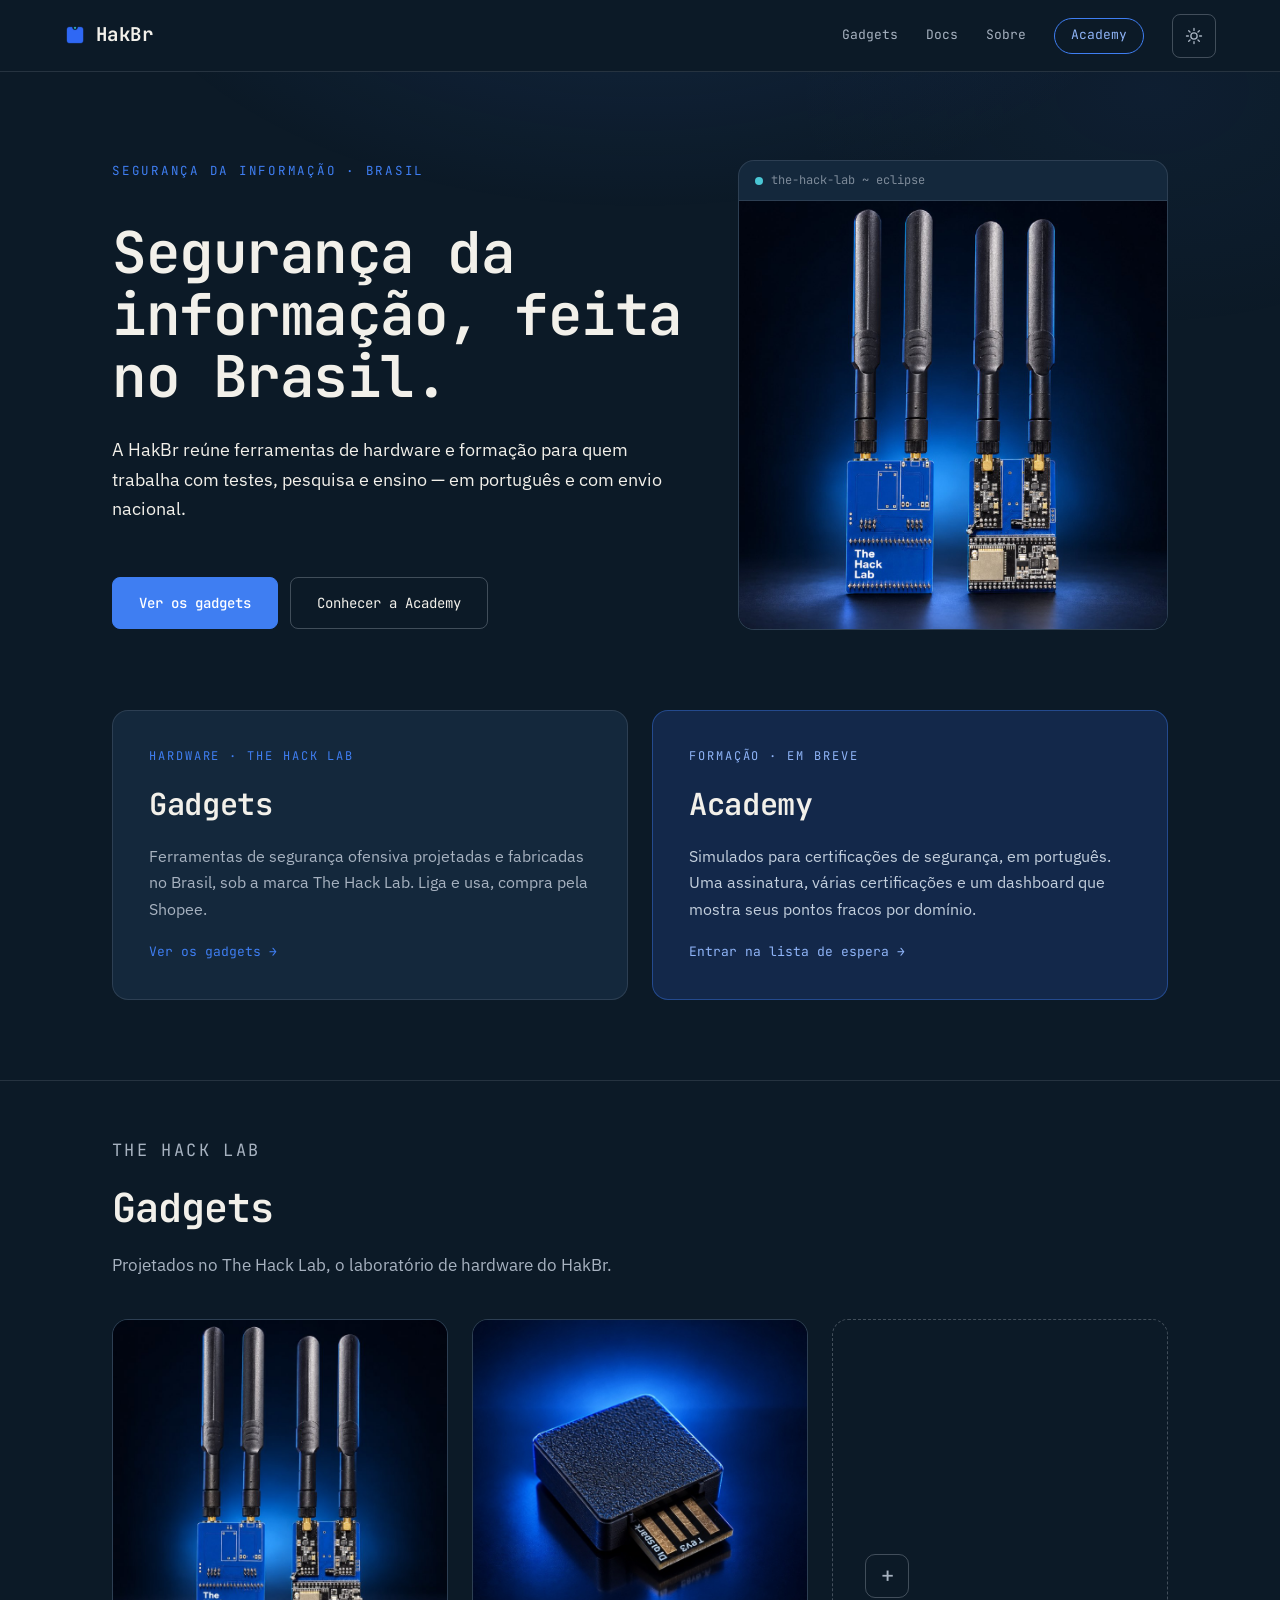
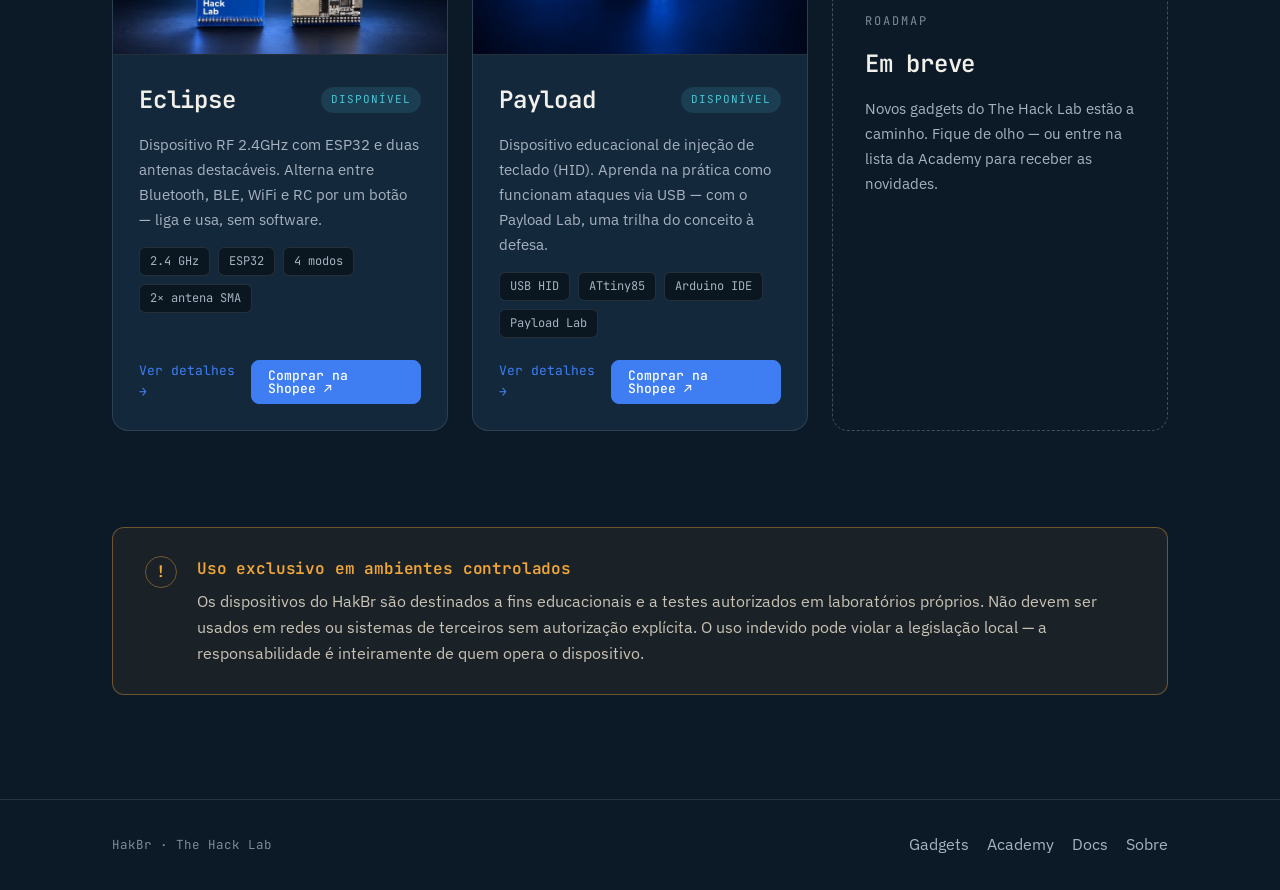
<file: index.html>
<!DOCTYPE html>
<html lang="pt-BR">
<head>
<meta charset="UTF-8">
<meta name="viewport" content="width=device-width, initial-scale=1.0">
<script>try{if(localStorage.getItem('hakbr-theme')==='light')document.documentElement.setAttribute('data-theme','light');}catch(e){}</script>
<title>HakBr</title>
<meta name="description" content="HakBr — segurança da informação, feita no Brasil. Ferramentas de hardware (The Hack Lab) e formação para quem trabalha com testes, pesquisa e ensino.">
<meta property="og:type" content="website">
<meta property="og:site_name" content="HakBr">
<meta property="og:title" content="HakBr — segurança da informação, do Brasil">
<meta property="og:description" content="Ferramentas de hardware e formação para quem trabalha com testes, pesquisa e ensino.">
<meta property="og:url" content="https://hakbr.com.br/">
<meta property="og:image" content="https://hakbr.com.br/assets/og.jpg">
<meta property="og:image:width" content="1200">
<meta property="og:image:height" content="630">
<meta name="twitter:card" content="summary_large_image">
<link rel="icon" href="favicon.ico" sizes="any">
<link rel="icon" href="assets/favicon.svg" type="image/svg+xml">
<link rel="apple-touch-icon" href="apple-touch-icon.png">
<link rel="preconnect" href="https://fonts.googleapis.com">
<link href="https://fonts.googleapis.com/css2?family=IBM+Plex+Sans:wght@400;500;600&family=JetBrains+Mono:wght@400;500;600;700&display=swap" rel="stylesheet">
<link rel="stylesheet" href="style.css?v=20260925-2">
</head>
<body>

<header class="topbar">
  <a class="wordmark" href="/"><img src="assets/hakbr-logo.png" alt="" width="22" height="22" style="width:22px;height:22px">HakBr</a>
  <nav class="topbar-links" aria-label="Principal">
    <a href="#gadgets">Gadgets</a>
    <a href="thehacklab/docs/">Docs</a>
    <a href="sobre/">Sobre</a>
    <a class="nav-academy" href="academy/">Academy</a>
    <button class="theme-toggle" type="button" aria-label="Alternar tema">
      <svg class="icon-sun" viewBox="0 0 24 24" fill="none" stroke="currentColor" stroke-width="1.8" stroke-linecap="round" aria-hidden="true"><circle cx="12" cy="12" r="4.2"/><path d="M12 2v2.5M12 19.5V22M4.9 4.9l1.8 1.8M17.3 17.3l1.8 1.8M2 12h2.5M19.5 12H22M4.9 19.1l1.8-1.8M17.3 6.7l1.8-1.8"/></svg>
      <svg class="icon-moon" viewBox="0 0 24 24" fill="none" stroke="currentColor" stroke-width="1.8" stroke-linecap="round" stroke-linejoin="round" aria-hidden="true"><path d="M20 14.5A8 8 0 0 1 9.5 4a7 7 0 1 0 10.5 10.5z"/></svg>
    </button>
  </nav>
</header>

<main>
  <!-- ================= HERO ================= -->
  <section class="section" style="padding-top:88px; padding-bottom:80px;">
    <div class="wrap-wide">
      <div class="hero-grid">
        <div class="hero-copy">
          <p class="eyebrow">Segurança da informação · Brasil</p>
          <h1>Segurança da informação, feita no Brasil.</h1>
          <p class="lede">A HakBr reúne ferramentas de hardware e formação para quem trabalha com testes, pesquisa e ensino — em português e com envio nacional.</p>
          <div class="hero-cta">
            <a class="btn" href="#gadgets">Ver os gadgets</a>
            <a class="btn btn--ghost" href="academy/">Conhecer a Academy</a>
          </div>
        </div>
        <figure class="hero-frame" style="margin:0;">
          <figcaption class="frame-bar"><span class="frame-dot"></span>the-hack-lab ~ eclipse</figcaption>
          <!-- TODO: idealmente uma foto de Eclipse + Payload lado a lado; por ora, as duas unidades do Eclipse -->
          <div class="frame-media">
            <img src="assets/eclipse.jpg" alt="Duas unidades do Eclipse, frente e verso — placa azul com a marca The Hack Lab e duas antenas RF" width="1200" height="900" loading="lazy">
          </div>
        </figure>
      </div>
    </div>
  </section>

  <!-- ================= PILARES ================= -->
  <section class="section" style="padding-top:0; padding-bottom:80px;">
    <div class="wrap-wide">
      <div class="pillar-grid">
        <a class="pillar" href="#gadgets">
          <span class="pillar-kicker">Hardware · The Hack Lab</span>
          <h2>Gadgets</h2>
          <p>Ferramentas de segurança ofensiva projetadas e fabricadas no Brasil, sob a marca The Hack Lab. Liga e usa, compra pela Shopee.</p>
          <span class="pillar-cta">Ver os gadgets →</span>
        </a>
        <a class="pillar pillar--academy" href="academy/">
          <span class="pillar-kicker">Formação · Em breve</span>
          <h2>Academy</h2>
          <p>Simulados para certificações de segurança, em português. Uma assinatura, várias certificações e um dashboard que mostra seus pontos fracos por domínio.</p>
          <span class="pillar-cta">Entrar na lista de espera →</span>
        </a>
      </div>
    </div>
  </section>

  <!-- ================= GADGETS ================= -->
  <section class="section" id="gadgets" style="border-top:1px solid var(--line); padding-top:56px; padding-bottom:96px;">
    <div class="wrap-wide">
      <div class="sec-head">
        <p class="eyebrow">The Hack Lab</p>
        <h2>Gadgets</h2>
        <p>Projetados no The Hack Lab, o laboratório de hardware do HakBr.</p>
      </div>

      <div class="product-grid">
        <article class="product-card">
          <div class="product-media">
            <img src="assets/eclipse-card.jpg" alt="Eclipse — placa azul com duas antenas RF" width="760" height="760" loading="lazy">
          </div>
          <div class="product-body">
            <div class="product-head">
              <h3>Eclipse</h3>
              <span class="badge">Disponível</span>
            </div>
            <p>Dispositivo RF 2.4GHz com ESP32 e duas antenas destacáveis. Alterna entre Bluetooth, BLE, WiFi e RC por um botão — liga e usa, sem software.</p>
            <ul class="spec-chips">
              <li>2.4 GHz</li>
              <li>ESP32</li>
              <li>4 modos</li>
              <li>2× antena SMA</li>
            </ul>
            <div class="product-actions">
              <a class="details-link" href="thehacklab/docs/eclipse/">Ver detalhes →</a>
              <a class="btn btn--sm" href="https://shopee.com.br/product/374200618/58253549850/" target="_blank" rel="noopener">Comprar na Shopee ↗</a>
            </div>
          </div>
        </article>

        <article class="product-card">
          <div class="product-media">
            <img src="assets/payload-card.jpg" alt="Payload — case preto impresso em 3D com a placa Digispark / ATtiny85 e o conector USB exposto" width="760" height="760" loading="lazy">
          </div>
          <div class="product-body">
            <div class="product-head">
              <h3>Payload</h3>
              <span class="badge">Disponível</span>
            </div>
            <p>Dispositivo educacional de injeção de teclado (HID). Aprenda na prática como funcionam ataques via USB — com o Payload Lab, uma trilha do conceito à defesa.</p>
            <ul class="spec-chips">
              <li>USB HID</li>
              <li>ATtiny85</li>
              <li>Arduino IDE</li>
              <li>Payload Lab</li>
            </ul>
            <div class="product-actions">
              <a class="details-link" href="thehacklab/docs/payload/">Ver detalhes →</a>
              <a class="btn btn--sm" href="https://shopee.com.br/product/374200618/22493699728/" target="_blank" rel="noopener">Comprar na Shopee ↗</a>
            </div>
          </div>
        </article>

        <article class="product-card product-card--soon">
          <span class="soon-plus" aria-hidden="true">+</span>
          <span class="soon-kicker">Roadmap</span>
          <h3>Em breve</h3>
          <p>Novos gadgets do The Hack Lab estão a caminho. Fique de olho — ou entre na lista da Academy para receber as novidades.</p>
        </article>
      </div>
    </div>
  </section>

  <!-- ================= AVISO DE USO ================= -->
  <section class="section" style="padding-top:0; padding-bottom:64px;">
    <div class="wrap-wide">
      <div class="notice">
        <span class="glyph">!</span>
        <div>
          <h3>Uso exclusivo em ambientes controlados</h3>
          <p>Os dispositivos do HakBr são destinados a fins educacionais e a testes autorizados em laboratórios próprios. Não devem ser usados em redes ou sistemas de terceiros sem autorização explícita. O uso indevido pode violar a legislação local — a responsabilidade é inteiramente de quem opera o dispositivo.</p>
        </div>
      </div>
    </div>
  </section>
</main>

<footer>
  <div class="wrap-wide">
    <p>HakBr · The Hack Lab</p>
    <nav class="foot-links" aria-label="Rodapé">
      <a href="#gadgets">Gadgets</a>
      <a href="academy/">Academy</a>
      <a href="thehacklab/docs/">Docs</a>
      <a href="sobre/">Sobre</a>
    </nav>
  </div>
</footer>

<script src="app.js?v=20260925-2" defer></script>
</body>
</html>
</file>
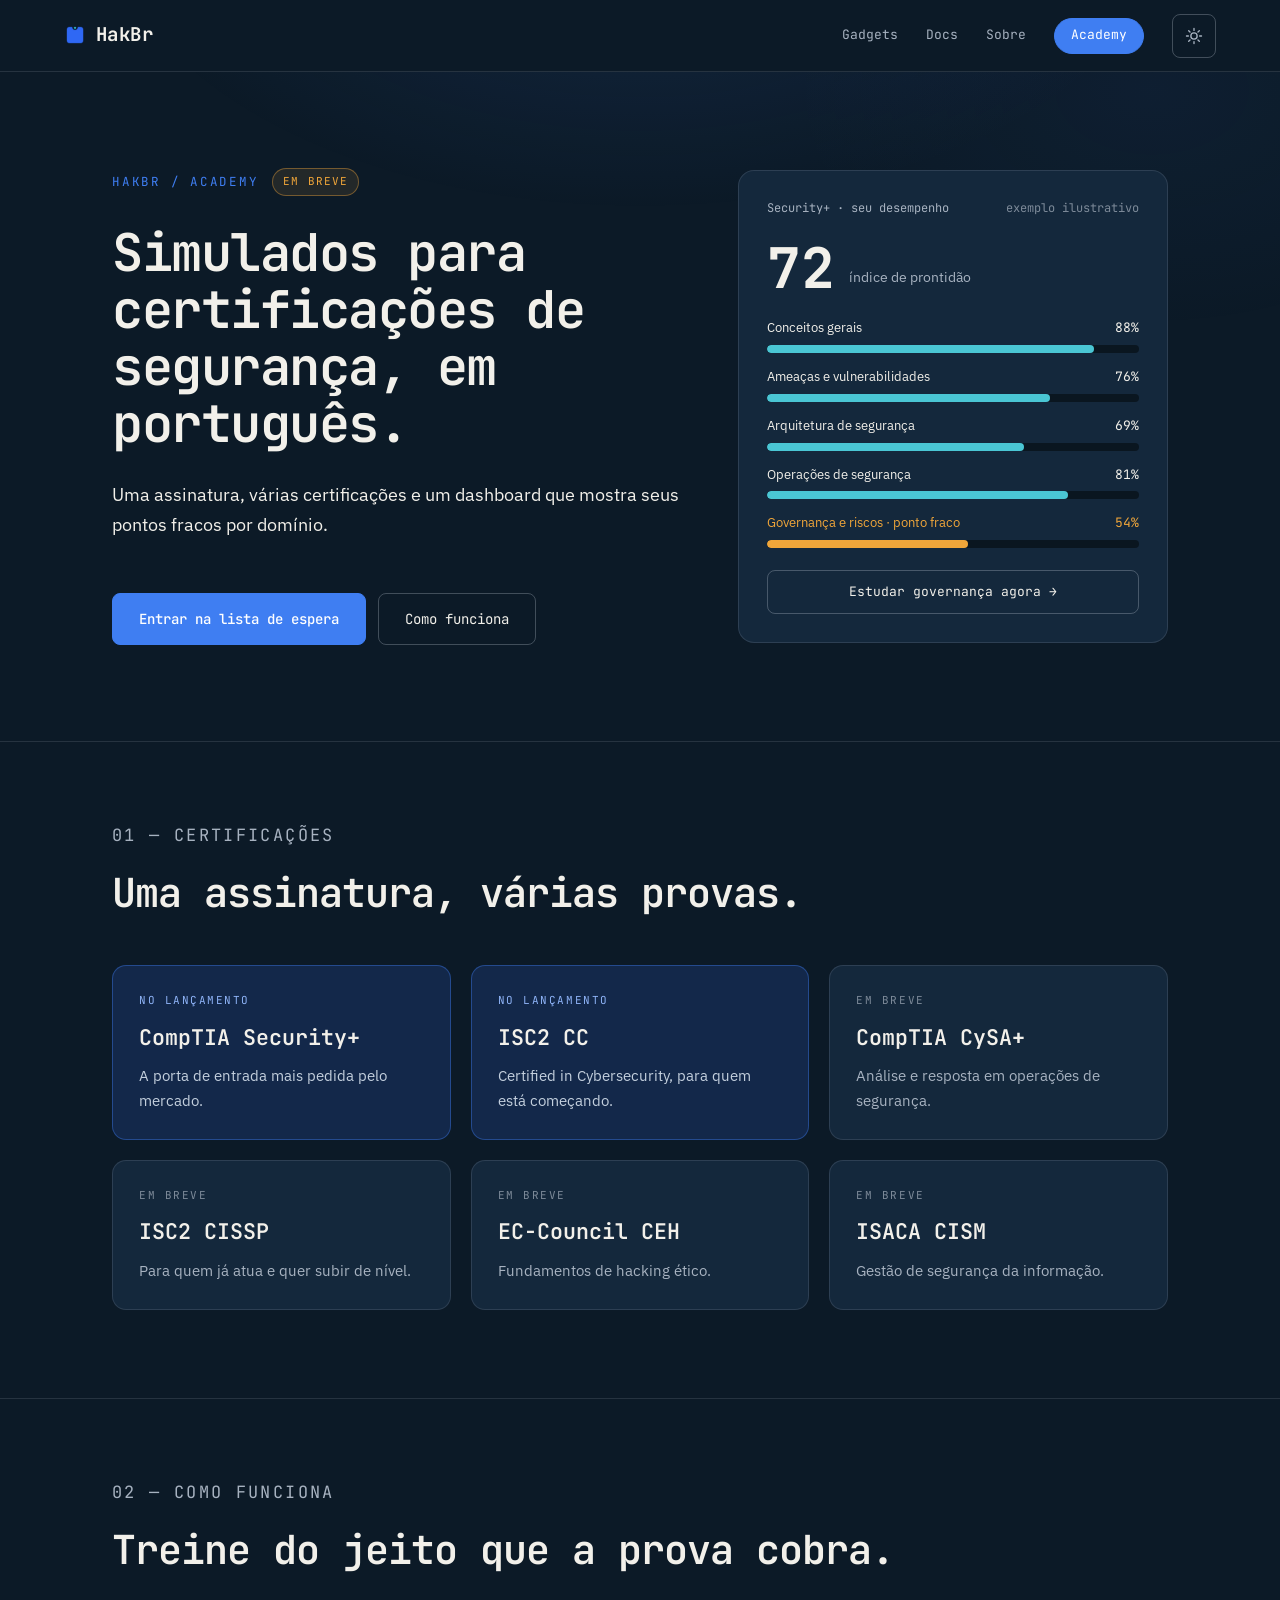
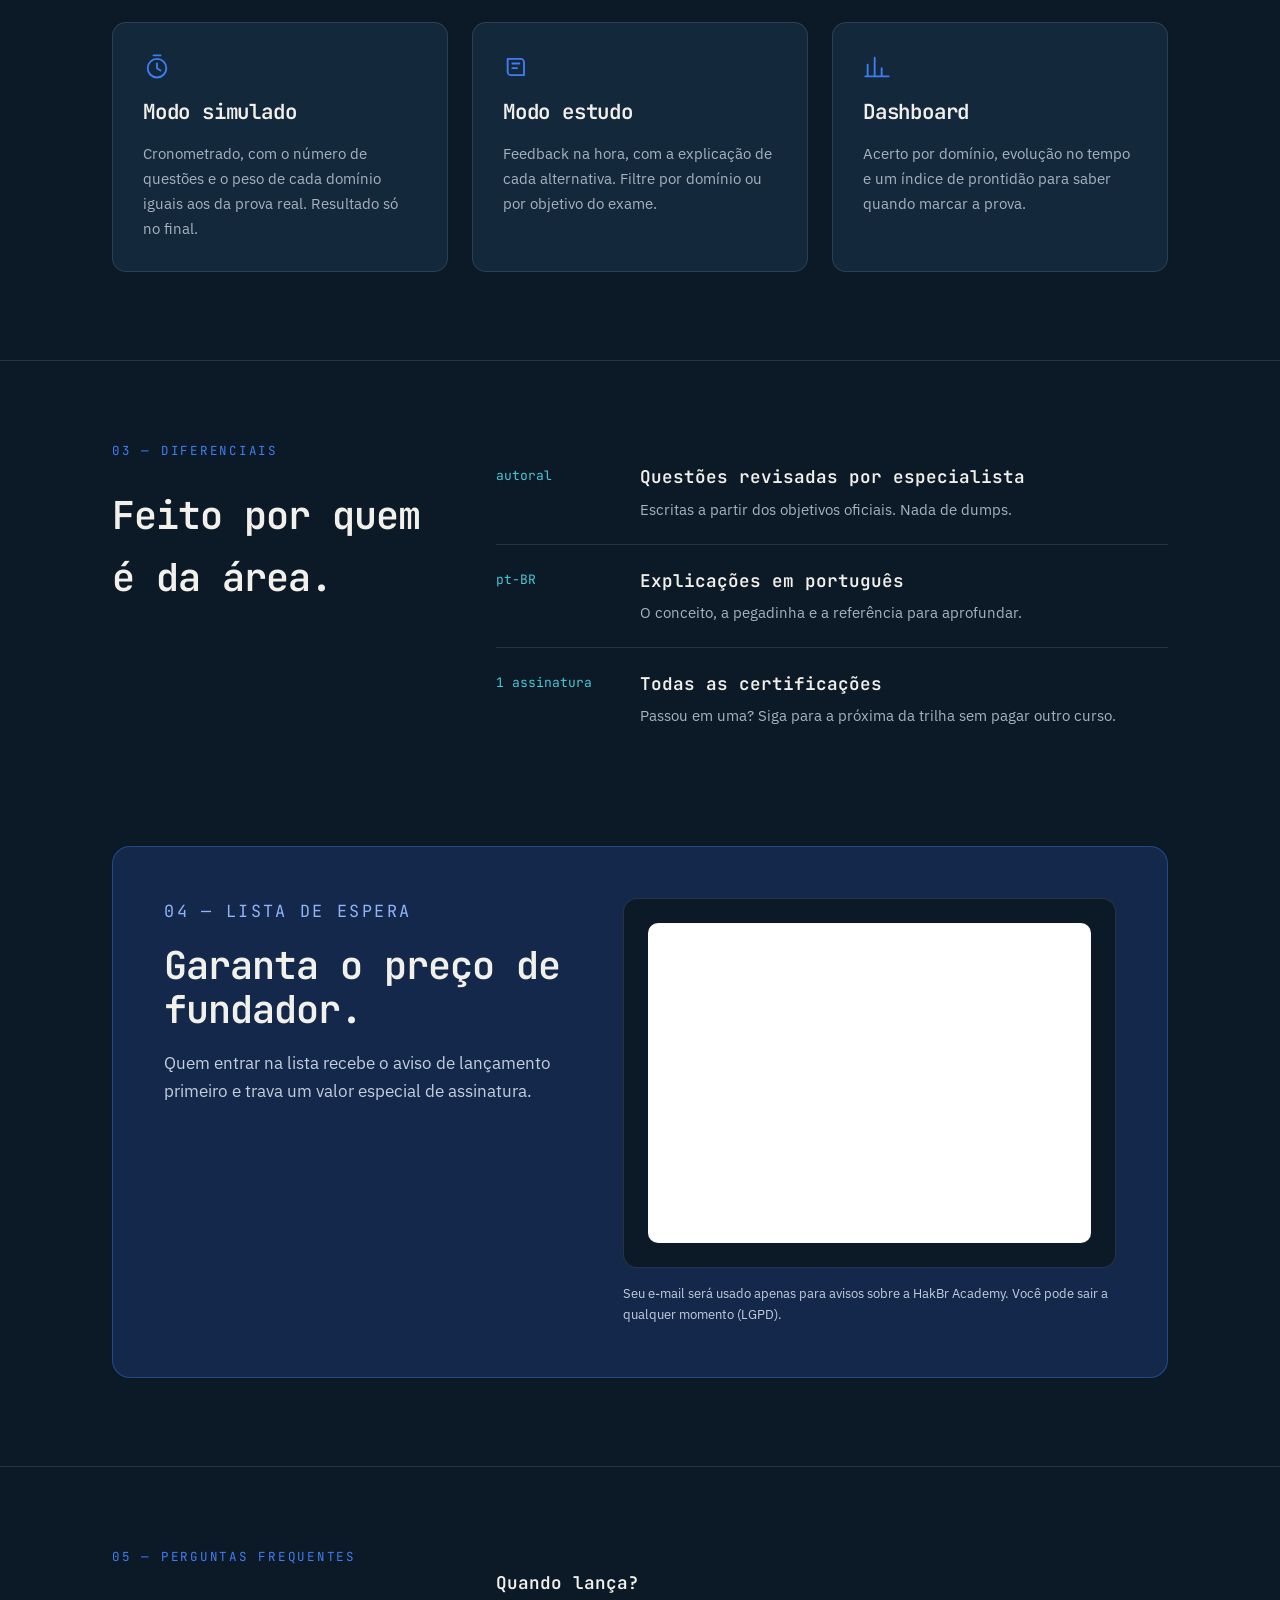
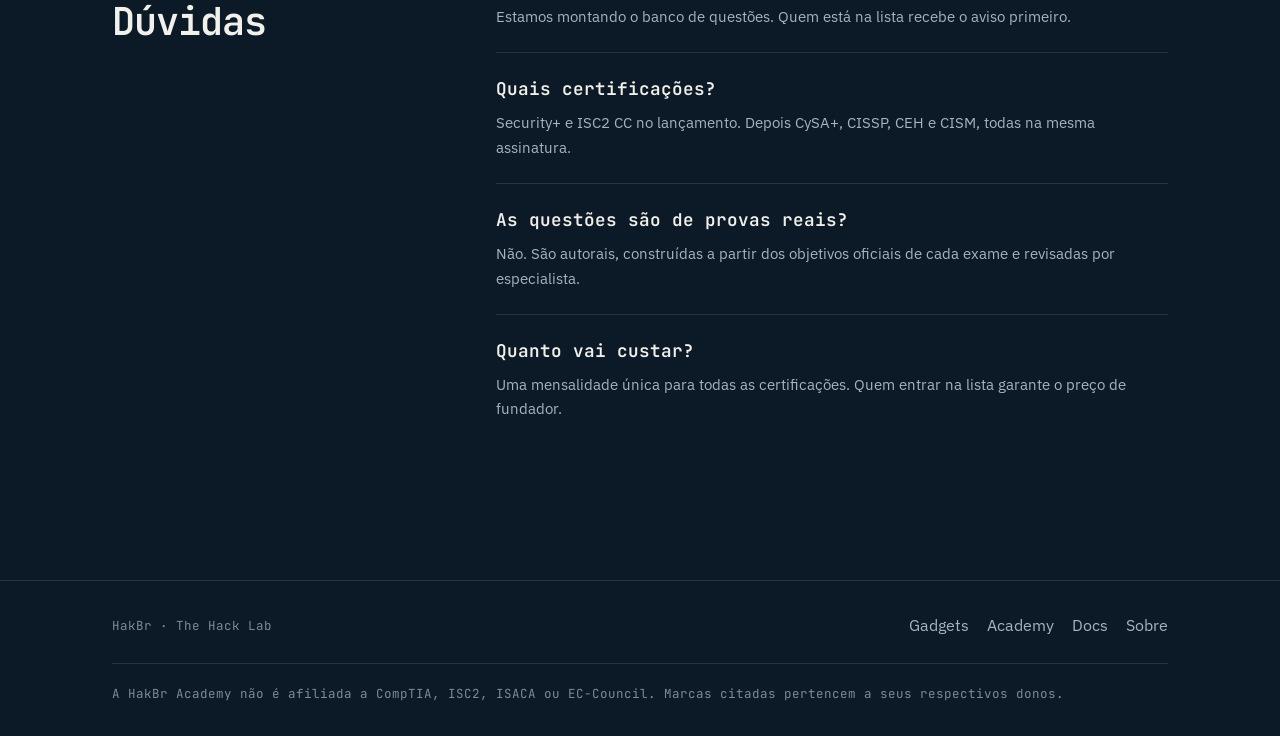
<file: academy/index.html>
<!DOCTYPE html>
<html lang="pt-BR">
<head>
<meta charset="UTF-8">
<meta name="viewport" content="width=device-width, initial-scale=1.0">
<script>try{if(localStorage.getItem('hakbr-theme')==='light')document.documentElement.setAttribute('data-theme','light');}catch(e){}</script>
<title>HakBr Academy — simulados para certificações de segurança</title>
<meta name="description" content="HakBr Academy: simulados para certificações de segurança, em português. Uma assinatura, várias certificações e um dashboard que mostra seus pontos fracos por domínio. Entre na lista de espera.">
<meta property="og:type" content="website">
<meta property="og:site_name" content="HakBr">
<meta property="og:title" content="HakBr Academy — simulados para certificações de segurança, em português">
<meta property="og:description" content="Uma assinatura, várias certificações e um dashboard que mostra seus pontos fracos por domínio. Entre na lista de espera.">
<meta property="og:url" content="https://hakbr.com.br/academy/">
<meta property="og:image" content="https://hakbr.com.br/assets/og.jpg">
<meta property="og:image:width" content="1200">
<meta property="og:image:height" content="630">
<meta name="twitter:card" content="summary_large_image">
<link rel="icon" href="../favicon.ico" sizes="any">
<link rel="icon" href="../assets/favicon.svg" type="image/svg+xml">
<link rel="apple-touch-icon" href="../apple-touch-icon.png">
<link rel="preconnect" href="https://fonts.googleapis.com">
<link href="https://fonts.googleapis.com/css2?family=IBM+Plex+Sans:wght@400;500;600&family=JetBrains+Mono:wght@400;500;600;700&display=swap" rel="stylesheet">
<link rel="stylesheet" href="../style.css?v=20260925-2">
</head>
<body>

<header class="topbar">
  <a class="wordmark" href="../"><img src="../assets/hakbr-logo.png" alt="" width="22" height="22" style="width:22px;height:22px">HakBr</a>
  <nav class="topbar-links" aria-label="Principal">
    <a href="../#gadgets">Gadgets</a>
    <a href="../thehacklab/docs/">Docs</a>
    <a href="../sobre/">Sobre</a>
    <a class="nav-academy" href="./" aria-current="page">Academy</a>
    <button class="theme-toggle" type="button" aria-label="Alternar tema">
      <svg class="icon-sun" viewBox="0 0 24 24" fill="none" stroke="currentColor" stroke-width="1.8" stroke-linecap="round" aria-hidden="true"><circle cx="12" cy="12" r="4.2"/><path d="M12 2v2.5M12 19.5V22M4.9 4.9l1.8 1.8M17.3 17.3l1.8 1.8M2 12h2.5M19.5 12H22M4.9 19.1l1.8-1.8M17.3 6.7l1.8-1.8"/></svg>
      <svg class="icon-moon" viewBox="0 0 24 24" fill="none" stroke="currentColor" stroke-width="1.8" stroke-linecap="round" stroke-linejoin="round" aria-hidden="true"><path d="M20 14.5A8 8 0 0 1 9.5 4a7 7 0 1 0 10.5 10.5z"/></svg>
    </button>
  </nav>
</header>

<main>
  <!-- ================= HERO ================= -->
  <section class="section" style="padding-top:96px; padding-bottom:96px;">
    <div class="wrap-wide">
      <div class="hero-grid">
        <div class="academy-hero-copy">
          <div class="crumb-badge">
            <span class="eyebrow" style="margin:0;">HakBr / Academy</span>
            <span class="tag-soon">Em breve</span>
          </div>
          <h1>Simulados para certificações de segurança, em português.</h1>
          <p class="lede">Uma assinatura, várias certificações e um dashboard que mostra seus pontos fracos por domínio.</p>
          <div class="hero-cta">
            <a class="btn" href="#lista">Entrar na lista de espera</a>
            <a class="btn btn--ghost" href="#como">Como funciona</a>
          </div>
        </div>

        <div class="dash-card" role="img" aria-label="Exemplo ilustrativo de dashboard: índice de prontidão 72, com acerto por domínio da Security+.">
          <div class="dash-head">
            <span class="dash-label">Security+ · seu desempenho</span>
            <span class="dash-note">exemplo ilustrativo</span>
          </div>
          <div class="dash-score"><b>72</b><span>índice de prontidão</span></div>
          <div class="dash-bars">
            <div class="dash-row">
              <div class="dash-rowhead"><span>Conceitos gerais</span><span class="pct">88%</span></div>
              <div class="dash-track"><div class="dash-fill" style="--pct:88%"></div></div>
            </div>
            <div class="dash-row">
              <div class="dash-rowhead"><span>Ameaças e vulnerabilidades</span><span class="pct">76%</span></div>
              <div class="dash-track"><div class="dash-fill" style="--pct:76%"></div></div>
            </div>
            <div class="dash-row">
              <div class="dash-rowhead"><span>Arquitetura de segurança</span><span class="pct">69%</span></div>
              <div class="dash-track"><div class="dash-fill" style="--pct:69%"></div></div>
            </div>
            <div class="dash-row">
              <div class="dash-rowhead"><span>Operações de segurança</span><span class="pct">81%</span></div>
              <div class="dash-track"><div class="dash-fill" style="--pct:81%"></div></div>
            </div>
            <div class="dash-row dash-row--weak">
              <div class="dash-rowhead"><span>Governança e riscos · ponto fraco</span><span class="pct">54%</span></div>
              <div class="dash-track"><div class="dash-fill dash-fill--weak" style="--pct:54%"></div></div>
            </div>
          </div>
          <a class="dash-cta" href="#como">Estudar governança agora →</a>
        </div>
      </div>
    </div>
  </section>

  <!-- ================= 01 CERTIFICAÇÕES ================= -->
  <section class="section" id="certs" style="border-top:1px solid var(--line); padding-top:80px; padding-bottom:88px;">
    <div class="wrap-wide">
      <div class="sec-head">
        <p class="eyebrow">01 — Certificações</p>
        <h2>Uma assinatura, várias provas.</h2>
      </div>
      <div class="cert-grid">
        <div class="cert-card cert-card--launch">
          <span class="cert-tag">No lançamento</span>
          <p class="cert-name">CompTIA Security+</p>
          <p class="cert-desc">A porta de entrada mais pedida pelo mercado.</p>
        </div>
        <div class="cert-card cert-card--launch">
          <span class="cert-tag">No lançamento</span>
          <p class="cert-name">ISC2 CC</p>
          <p class="cert-desc">Certified in Cybersecurity, para quem está começando.</p>
        </div>
        <div class="cert-card">
          <span class="cert-tag">Em breve</span>
          <p class="cert-name">CompTIA CySA+</p>
          <p class="cert-desc">Análise e resposta em operações de segurança.</p>
        </div>
        <div class="cert-card">
          <span class="cert-tag">Em breve</span>
          <p class="cert-name">ISC2 CISSP</p>
          <p class="cert-desc">Para quem já atua e quer subir de nível.</p>
        </div>
        <div class="cert-card">
          <span class="cert-tag">Em breve</span>
          <p class="cert-name">EC-Council CEH</p>
          <p class="cert-desc">Fundamentos de hacking ético.</p>
        </div>
        <div class="cert-card">
          <span class="cert-tag">Em breve</span>
          <p class="cert-name">ISACA CISM</p>
          <p class="cert-desc">Gestão de segurança da informação.</p>
        </div>
      </div>
    </div>
  </section>

  <!-- ================= 02 COMO FUNCIONA ================= -->
  <section class="section" id="como" style="border-top:1px solid var(--line); padding-top:80px; padding-bottom:88px;">
    <div class="wrap-wide">
      <div class="sec-head">
        <p class="eyebrow">02 — Como funciona</p>
        <h2>Treine do jeito que a prova cobra.</h2>
      </div>
      <div class="how-grid">
        <div class="how-card">
          <svg class="how-ic" viewBox="0 0 24 24" aria-hidden="true"><circle cx="12" cy="13" r="8"/><path d="M12 9v4l3 2M9 2h6"/></svg>
          <h3>Modo simulado</h3>
          <p>Cronometrado, com o número de questões e o peso de cada domínio iguais aos da prova real. Resultado só no final.</p>
        </div>
        <div class="how-card">
          <svg class="how-ic" viewBox="0 0 24 24" aria-hidden="true"><path d="M4 5h11a3 3 0 0 1 3 3v11H7a3 3 0 0 1-3-3z"/><path d="M8 9h6M8 13h4"/></svg>
          <h3>Modo estudo</h3>
          <p>Feedback na hora, com a explicação de cada alternativa. Filtre por domínio ou por objetivo do exame.</p>
        </div>
        <div class="how-card">
          <svg class="how-ic" viewBox="0 0 24 24" aria-hidden="true"><path d="M4 20V10M10 20V4M16 20v-7M22 20H2"/></svg>
          <h3>Dashboard</h3>
          <p>Acerto por domínio, evolução no tempo e um índice de prontidão para saber quando marcar a prova.</p>
        </div>
      </div>
    </div>
  </section>

  <!-- ================= 03 DIFERENCIAIS ================= -->
  <section class="section" style="border-top:1px solid var(--line); padding-top:80px; padding-bottom:88px;">
    <div class="wrap-wide">
      <div class="split">
        <div class="split-head">
          <p class="eyebrow">03 — Diferenciais</p>
          <h2>Feito por quem é da área.</h2>
        </div>
        <div class="diff-rows">
          <div class="diff-row">
            <span class="diff-label">autoral</span>
            <div class="diff-body">
              <span class="diff-title">Questões revisadas por especialista</span>
              <p>Escritas a partir dos objetivos oficiais. Nada de dumps.</p>
            </div>
          </div>
          <div class="diff-row">
            <span class="diff-label">pt-BR</span>
            <div class="diff-body">
              <span class="diff-title">Explicações em português</span>
              <p>O conceito, a pegadinha e a referência para aprofundar.</p>
            </div>
          </div>
          <div class="diff-row">
            <span class="diff-label">1 assinatura</span>
            <div class="diff-body">
              <span class="diff-title">Todas as certificações</span>
              <p>Passou em uma? Siga para a próxima da trilha sem pagar outro curso.</p>
            </div>
          </div>
        </div>
      </div>
    </div>
  </section>

  <!-- ================= 04 LISTA DE ESPERA ================= -->
  <section class="section" id="lista" style="padding-top:8px; padding-bottom:88px;">
    <div class="wrap-wide">
      <div class="waitlist">
        <div class="waitlist-copy">
          <p class="eyebrow">04 — Lista de espera</p>
          <h2>Garanta o preço de fundador.</h2>
          <p>Quem entrar na lista recebe o aviso de lançamento primeiro e trava um valor especial de assinatura.</p>
        </div>
        <div>
          <div class="waitlist-embed">
            <iframe
              data-tally-src="https://tally.so/embed/b5PzP0?alignLeft=1&amp;hideTitle=1&amp;transparentBackground=1&amp;dynamicHeight=1"
              loading="lazy" width="100%" height="320" frameborder="0" marginheight="0" marginwidth="0"
              title="Lista de espera — HakBr Academy"></iframe>
            <noscript>
              <p style="margin:14px 0 0;"><a class="btn" href="https://tally.so/r/b5PzP0" target="_blank" rel="noopener">Entrar na lista de espera ↗</a></p>
            </noscript>
          </div>
          <p class="consent">Seu e-mail será usado apenas para avisos sobre a HakBr Academy. Você pode sair a qualquer momento (LGPD).</p>
        </div>
      </div>
    </div>
  </section>

  <!-- ================= 05 FAQ ================= -->
  <section class="section" id="faq" style="border-top:1px solid var(--line); padding-top:80px; padding-bottom:96px;">
    <div class="wrap-wide">
      <div class="split">
        <div class="split-head">
          <p class="eyebrow">05 — Perguntas frequentes</p>
          <h2>Dúvidas</h2>
        </div>
        <div class="qa-list">
          <div class="qa">
            <span class="qa-q">Quando lança?</span>
            <span class="qa-a">Estamos montando o banco de questões. Quem está na lista recebe o aviso primeiro.</span>
          </div>
          <div class="qa">
            <span class="qa-q">Quais certificações?</span>
            <span class="qa-a">Security+ e ISC2 CC no lançamento. Depois CySA+, CISSP, CEH e CISM, todas na mesma assinatura.</span>
          </div>
          <div class="qa">
            <span class="qa-q">As questões são de provas reais?</span>
            <span class="qa-a">Não. São autorais, construídas a partir dos objetivos oficiais de cada exame e revisadas por especialista.</span>
          </div>
          <div class="qa">
            <span class="qa-q">Quanto vai custar?</span>
            <span class="qa-a">Uma mensalidade única para todas as certificações. Quem entrar na lista garante o preço de fundador.</span>
          </div>
        </div>
      </div>
    </div>
  </section>
</main>

<footer>
  <div class="wrap-wide" style="flex-direction:column; align-items:stretch; gap:16px;">
    <div style="display:flex; justify-content:space-between; align-items:center; flex-wrap:wrap; gap:12px;">
      <p>HakBr · The Hack Lab</p>
      <nav class="foot-links" aria-label="Rodapé">
        <a href="../#gadgets">Gadgets</a>
        <a href="./">Academy</a>
        <a href="../thehacklab/docs/">Docs</a>
        <a href="../sobre/">Sobre</a>
      </nav>
    </div>
    <p class="disclaimer">A HakBr Academy não é afiliada a CompTIA, ISC2, ISACA ou EC-Council. Marcas citadas pertencem a seus respectivos donos.</p>
  </div>
</footer>

<!-- Loader do embed do Tally: define o src dos iframes [data-tally-src] e ajusta a altura -->
<script>
(function(){var d=document,w="https://tally.so/widgets/embed.js",v=function(){if(typeof Tally!=="undefined"){Tally.loadEmbeds();}else{d.querySelectorAll("iframe[data-tally-src]:not([src])").forEach(function(e){e.src=e.dataset.tallySrc;});}};if(typeof Tally!=="undefined"){v();}else if(d.querySelector('script[src="'+w+'"]')==null){var s=d.createElement("script");s.src=w;s.onload=v;s.onerror=v;d.body.appendChild(s);}})();
</script>
<script src="../app.js?v=20260925-2" defer></script>
</body>
</html>
</file>
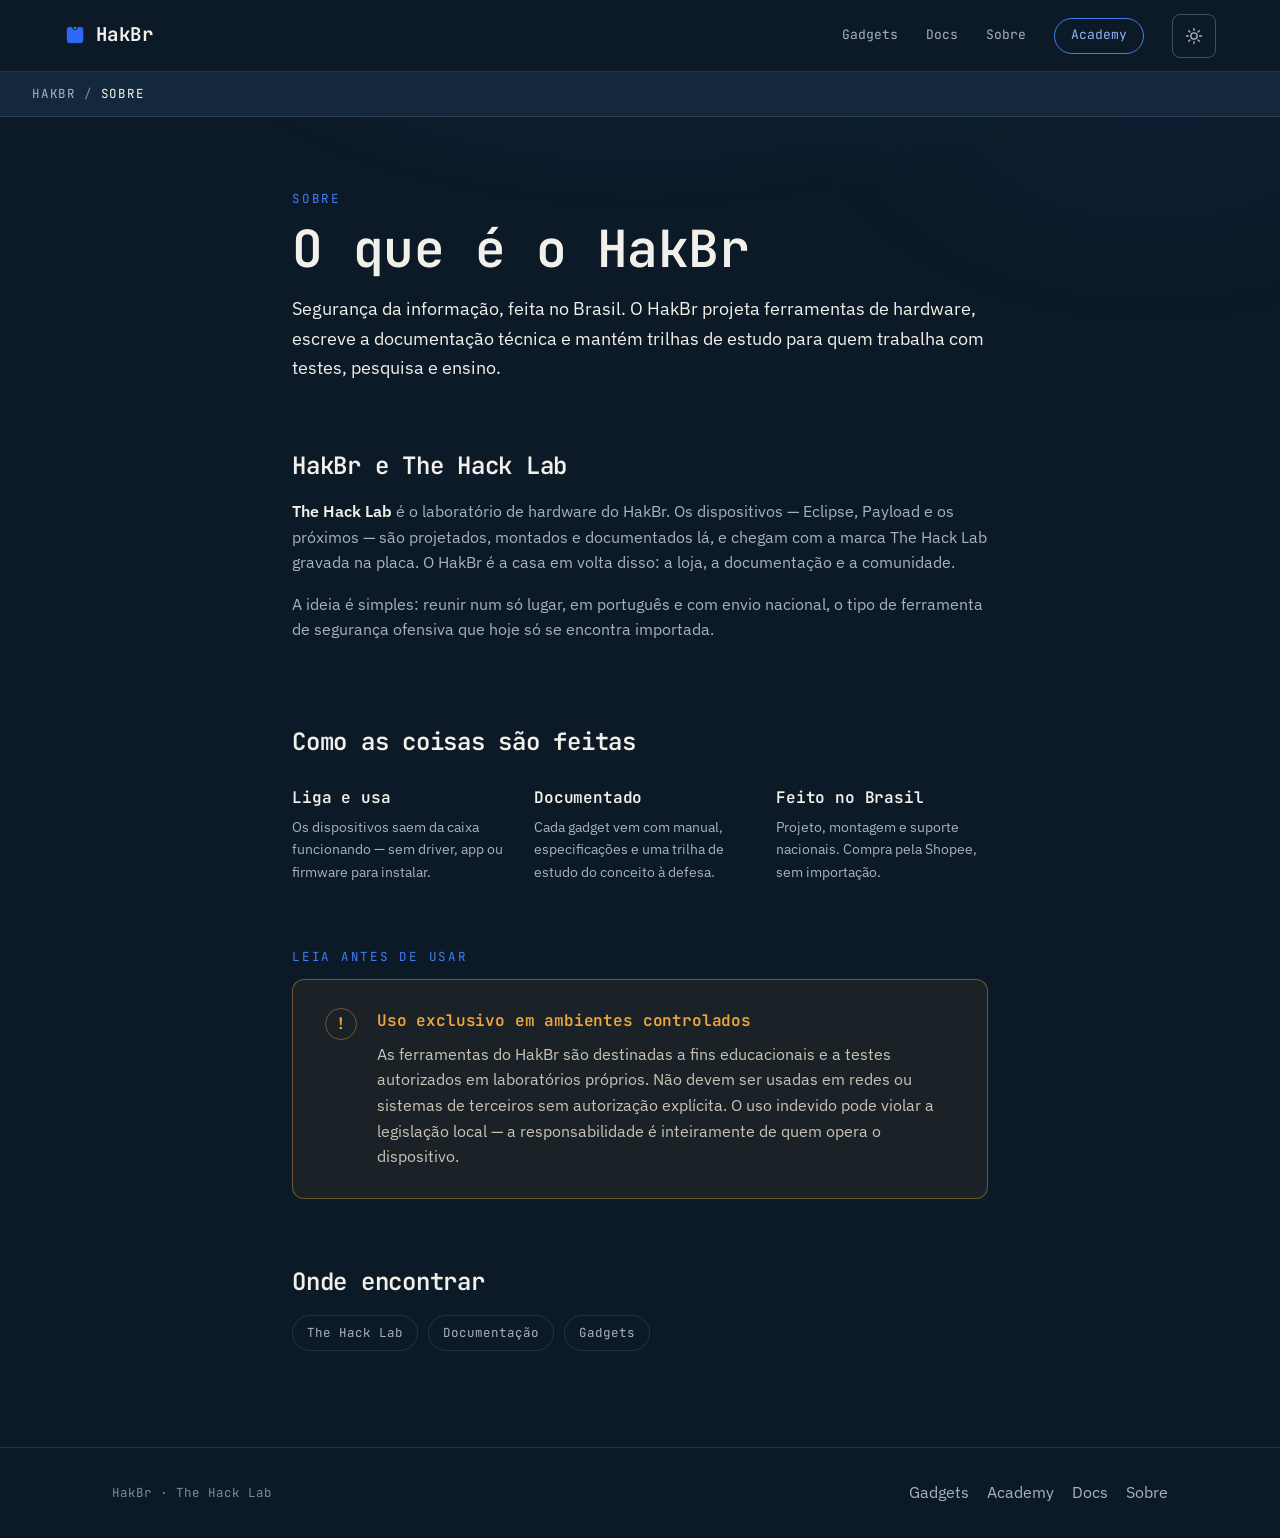
<file: sobre/index.html>
<!DOCTYPE html>
<html lang="pt-BR">
<head>
<meta charset="UTF-8">
<meta name="viewport" content="width=device-width, initial-scale=1.0">
<script>try{if(localStorage.getItem('hakbr-theme')==='light')document.documentElement.setAttribute('data-theme','light');}catch(e){}</script>
<title>Sobre — HakBr</title>
<meta name="description" content="O que é o HakBr: segurança da informação feita no Brasil, ferramentas de hardware sob a marca The Hack Lab, documentação aberta e uso controlado.">
<meta property="og:type" content="website">
<meta property="og:site_name" content="HakBr">
<meta property="og:title" content="Sobre — HakBr">
<meta property="og:description" content="Segurança da informação feita no Brasil. Ferramentas sob a marca The Hack Lab, documentação aberta, uso controlado.">
<meta property="og:url" content="https://hakbr.com.br/sobre/">
<meta property="og:image" content="https://hakbr.com.br/assets/og.jpg">
<meta property="og:image:width" content="1200">
<meta property="og:image:height" content="630">
<meta name="twitter:card" content="summary_large_image">
<link rel="icon" href="../favicon.ico" sizes="any">
<link rel="icon" href="../assets/favicon.svg" type="image/svg+xml">
<link rel="apple-touch-icon" href="../apple-touch-icon.png">
<link rel="preconnect" href="https://fonts.googleapis.com">
<link href="https://fonts.googleapis.com/css2?family=IBM+Plex+Sans:wght@400;500;600&family=JetBrains+Mono:wght@400;500;600;700&display=swap" rel="stylesheet">
<link rel="stylesheet" href="../style.css?v=20260925-2">
</head>
<body>

<header class="topbar">
  <a class="wordmark" href="../"><img src="../assets/hakbr-logo.png" alt="" width="22" height="22" style="width:22px;height:22px">HakBr</a>
  <nav class="topbar-links">
    <a href="../#gadgets">Gadgets</a>
    <a href="../thehacklab/docs/">Docs</a>
    <a href="../sobre/">Sobre</a>
    <a class="nav-academy" href="../academy/">Academy</a>
    <button class="theme-toggle" type="button" aria-label="Alternar tema">
      <svg class="icon-sun" viewBox="0 0 24 24" fill="none" stroke="currentColor" stroke-width="1.8" stroke-linecap="round" aria-hidden="true"><circle cx="12" cy="12" r="4.2"/><path d="M12 2v2.5M12 19.5V22M4.9 4.9l1.8 1.8M17.3 17.3l1.8 1.8M2 12h2.5M19.5 12H22M4.9 19.1l1.8-1.8M17.3 6.7l1.8-1.8"/></svg>
      <svg class="icon-moon" viewBox="0 0 24 24" fill="none" stroke="currentColor" stroke-width="1.8" stroke-linecap="round" stroke-linejoin="round" aria-hidden="true"><path d="M20 14.5A8 8 0 0 1 9.5 4a7 7 0 1 0 10.5 10.5z"/></svg>
    </button>
  </nav>
</header>

<div class="crumbbar">
  <div class="brand-crumb">
    <a href="../">HAKBR</a>
    <span class="sep">/</span>
    <span class="current">SOBRE</span>
  </div>
</div>

<main>
  <section class="section" style="padding-top:72px; padding-bottom:40px;">
    <div class="wrap">
      <p class="eyebrow">Sobre</p>
      <h1>O que é o HakBr</h1>
      <p class="lede">Segurança da informação, feita no Brasil. O HakBr projeta ferramentas de hardware, escreve a documentação técnica e mantém trilhas de estudo para quem trabalha com testes, pesquisa e ensino.</p>
    </div>
  </section>

  <section class="section" style="padding-top:8px;">
    <div class="wrap">
      <h2>HakBr e The Hack Lab</h2>
      <p><strong>The Hack Lab</strong> é o laboratório de hardware do HakBr. Os dispositivos — Eclipse, Payload e os próximos — são projetados, montados e documentados lá, e chegam com a marca The Hack Lab gravada na placa. O HakBr é a casa em volta disso: a loja, a documentação e a comunidade.</p>
      <p>A ideia é simples: reunir num só lugar, em português e com envio nacional, o tipo de ferramenta de segurança ofensiva que hoje só se encontra importada.</p>
    </div>
  </section>

  <section class="section" style="padding-top:8px;">
    <div class="wrap">
      <h2>Como as coisas são feitas</h2>
      <ul class="feature-row" style="margin-top:24px;">
        <li>
          <h3>Liga e usa</h3>
          <p>Os dispositivos saem da caixa funcionando — sem driver, app ou firmware para instalar.</p>
        </li>
        <li>
          <h3>Documentado</h3>
          <p>Cada gadget vem com manual, especificações e uma trilha de estudo do conceito à defesa.</p>
        </li>
        <li>
          <h3>Feito no Brasil</h3>
          <p>Projeto, montagem e suporte nacionais. Compra pela Shopee, sem importação.</p>
        </li>
      </ul>
    </div>
  </section>

  <section class="section" style="padding-top:8px;">
    <div class="wrap">
      <p class="eyebrow">Leia antes de usar</p>
      <div class="notice">
        <span class="glyph">!</span>
        <div>
          <h3>Uso exclusivo em ambientes controlados</h3>
          <p>As ferramentas do HakBr são destinadas a fins educacionais e a testes autorizados em laboratórios próprios. Não devem ser usadas em redes ou sistemas de terceiros sem autorização explícita. O uso indevido pode violar a legislação local — a responsabilidade é inteiramente de quem opera o dispositivo.</p>
        </div>
      </div>
    </div>
  </section>

  <section class="section" style="padding-top:8px;">
    <div class="wrap">
      <h2>Onde encontrar</h2>
      <nav class="toc" aria-label="Links">
        <a href="../thehacklab/">The Hack Lab</a>
        <a href="../thehacklab/docs/">Documentação</a>
        <a href="../#gadgets">Gadgets</a>
      </nav>
    </div>
  </section>
</main>

<footer>
  <div class="wrap-wide">
    <p>HakBr · The Hack Lab</p>
    <nav class="foot-links" aria-label="Rodapé">
      <a href="../#gadgets">Gadgets</a>
      <a href="../academy/">Academy</a>
      <a href="../thehacklab/docs/">Docs</a>
      <a href="../sobre/">Sobre</a>
    </nav>
  </div>
</footer>

<script src="../app.js?v=20260925-2" defer></script>
</body>
</html>
</file>
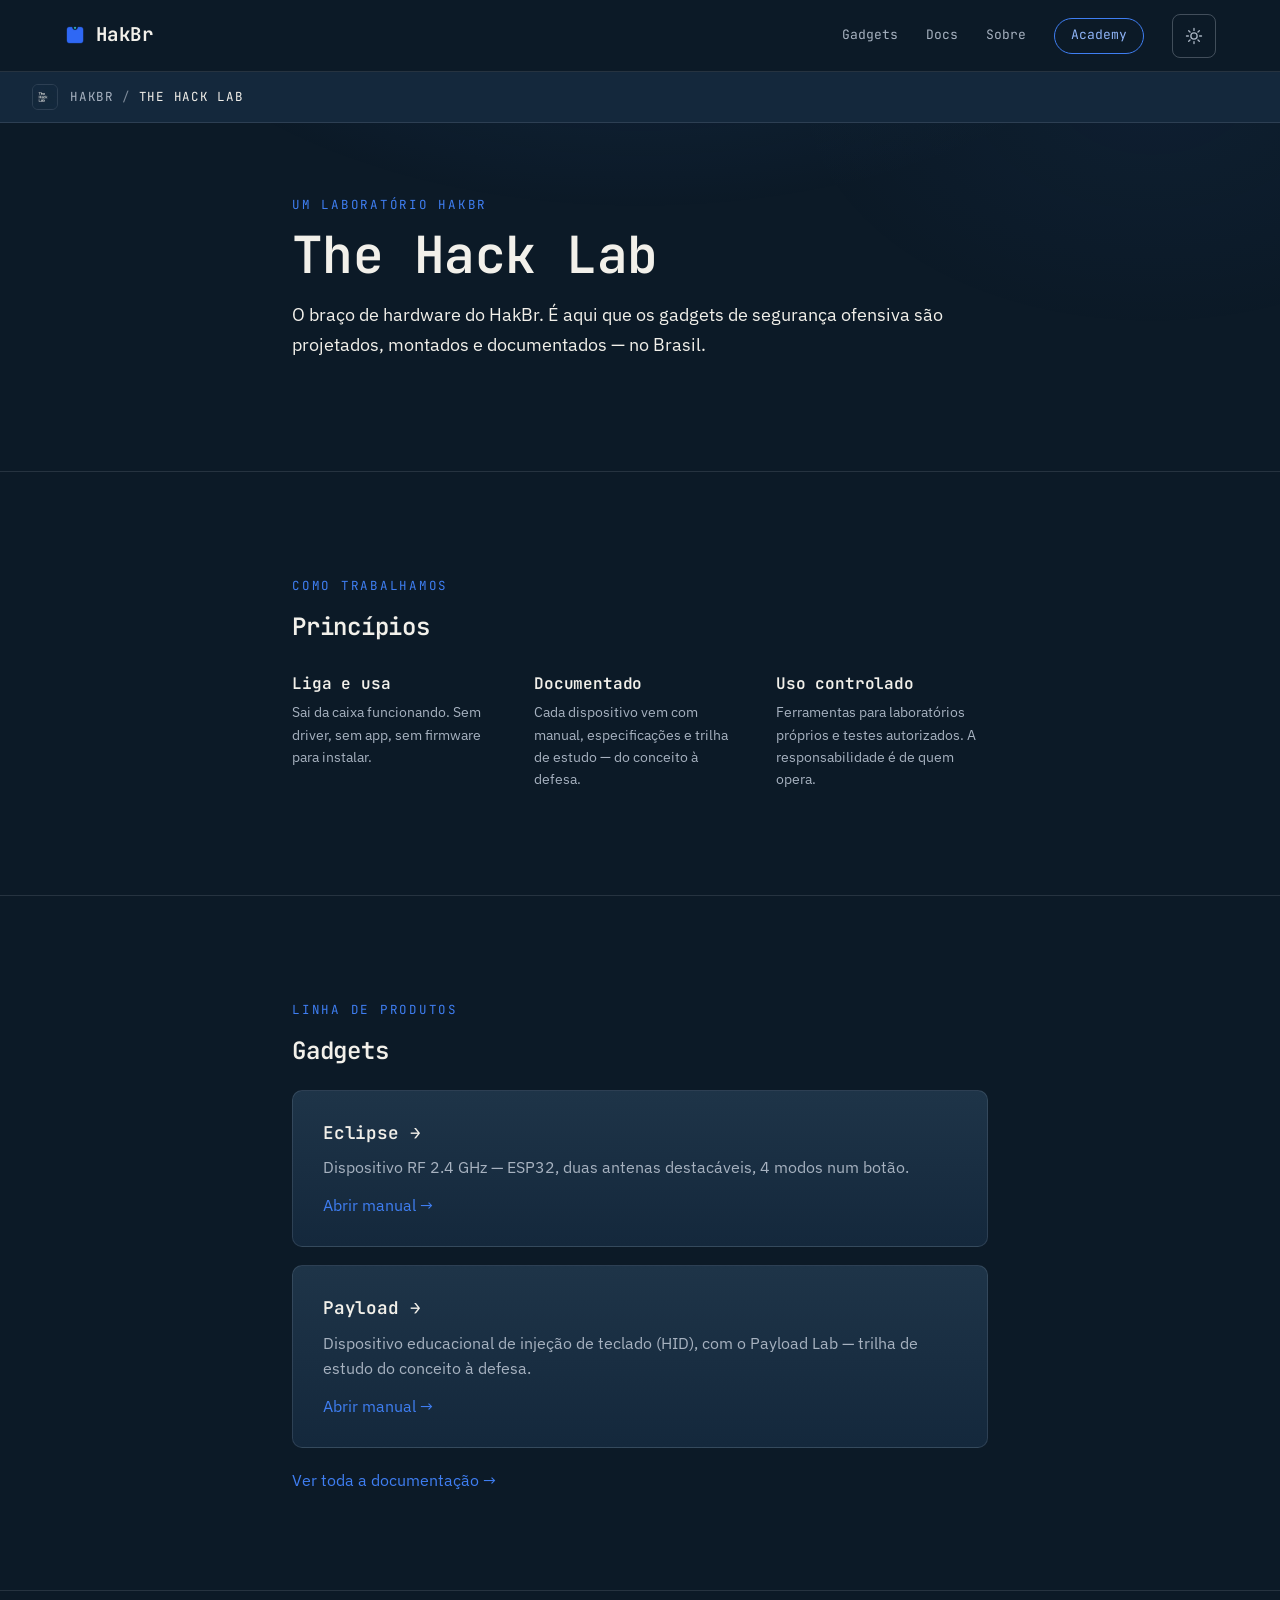
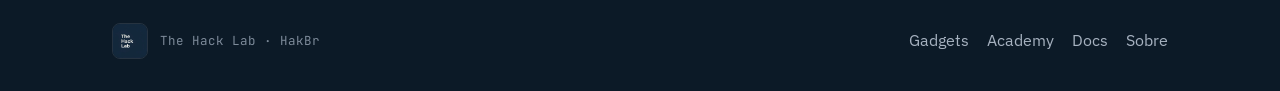
<file: thehacklab/index.html>
<!DOCTYPE html>
<html lang="pt-BR">
<head>
<meta charset="UTF-8">
<meta name="viewport" content="width=device-width, initial-scale=1.0">
<script>try{if(localStorage.getItem('hakbr-theme')==='light')document.documentElement.setAttribute('data-theme','light');}catch(e){}</script>
<title>The Hack Lab — laboratório de hardware do HakBr</title>
<meta name="description" content="The Hack Lab é o laboratório de hardware do HakBr: onde o Eclipse, o Payload e os próximos gadgets são projetados, montados e documentados no Brasil.">
<meta property="og:type" content="website">
<meta property="og:site_name" content="HakBr">
<meta property="og:title" content="The Hack Lab — laboratório de hardware do HakBr">
<meta property="og:description" content="Onde os gadgets do HakBr são projetados, montados e documentados no Brasil.">
<meta property="og:url" content="https://hakbr.com.br/thehacklab/">
<meta property="og:image" content="https://hakbr.com.br/assets/og.jpg">
<meta property="og:image:width" content="1200">
<meta property="og:image:height" content="630">
<meta name="twitter:card" content="summary_large_image">
<link rel="icon" href="../favicon.ico" sizes="any">
<link rel="icon" href="../assets/favicon.svg" type="image/svg+xml">
<link rel="apple-touch-icon" href="../apple-touch-icon.png">
<link rel="preconnect" href="https://fonts.googleapis.com">
<link href="https://fonts.googleapis.com/css2?family=IBM+Plex+Sans:wght@400;500;600&family=JetBrains+Mono:wght@400;500;600;700&display=swap" rel="stylesheet">
<link rel="stylesheet" href="../style.css?v=20260925-2">
</head>
<body>

<header class="topbar">
  <a class="wordmark" href="../"><img src="../assets/hakbr-logo.png" alt="" width="22" height="22" style="width:22px;height:22px">HakBr</a>
  <nav class="topbar-links">
    <a href="../#gadgets">Gadgets</a>
    <a href="docs/">Docs</a>
    <a href="../sobre/">Sobre</a>
    <a class="nav-academy" href="../academy/">Academy</a>
    <button class="theme-toggle" type="button" aria-label="Alternar tema">
      <svg class="icon-sun" viewBox="0 0 24 24" fill="none" stroke="currentColor" stroke-width="1.8" stroke-linecap="round" aria-hidden="true"><circle cx="12" cy="12" r="4.2"/><path d="M12 2v2.5M12 19.5V22M4.9 4.9l1.8 1.8M17.3 17.3l1.8 1.8M2 12h2.5M19.5 12H22M4.9 19.1l1.8-1.8M17.3 6.7l1.8-1.8"/></svg>
      <svg class="icon-moon" viewBox="0 0 24 24" fill="none" stroke="currentColor" stroke-width="1.8" stroke-linecap="round" stroke-linejoin="round" aria-hidden="true"><path d="M20 14.5A8 8 0 0 1 9.5 4a7 7 0 1 0 10.5 10.5z"/></svg>
    </button>
  </nav>
</header>

<div class="crumbbar">
  <img class="crumb-logo" src="../assets/thehacklab-logo-sm.jpg" alt="The Hack Lab">
  <div class="brand-crumb">
    <a href="../">HAKBR</a>
    <span class="sep">/</span>
    <span class="current">THE HACK LAB</span>
  </div>
</div>

<main>
  <section class="section" style="padding-top:72px; padding-bottom:48px;">
    <div class="wrap">
      <p class="eyebrow">Um laboratório HakBr</p>
      <h1>The Hack Lab</h1>
      <p class="lede">O braço de hardware do HakBr. É aqui que os gadgets de segurança ofensiva são projetados, montados e documentados — no Brasil.</p>
    </div>
  </section>

  <hr class="rule">

  <section class="section">
    <div class="wrap">
      <p class="eyebrow">Como trabalhamos</p>
      <h2>Princípios</h2>
      <ul class="feature-row" style="margin-top:24px;">
        <li>
          <h3>Liga e usa</h3>
          <p>Sai da caixa funcionando. Sem driver, sem app, sem firmware para instalar.</p>
        </li>
        <li>
          <h3>Documentado</h3>
          <p>Cada dispositivo vem com manual, especificações e trilha de estudo — do conceito à defesa.</p>
        </li>
        <li>
          <h3>Uso controlado</h3>
          <p>Ferramentas para laboratórios próprios e testes autorizados. A responsabilidade é de quem opera.</p>
        </li>
      </ul>
    </div>
  </section>

  <hr class="rule">

  <section class="section">
    <div class="wrap">
      <p class="eyebrow">Linha de produtos</p>
      <h2>Gadgets</h2>
    </div>
    <div class="wrap" style="display:grid; gap:18px; margin-top:20px;">
      <a class="panel" href="docs/eclipse/">
        <h3 style="margin-bottom:8px;">Eclipse →</h3>
        <p style="margin-bottom:12px;">Dispositivo RF 2.4 GHz — ESP32, duas antenas destacáveis, 4 modos num botão.</p>
        <span class="product-card-cta">Abrir manual →</span>
      </a>
      <a class="panel" href="docs/payload/">
        <h3 style="margin-bottom:8px;">Payload →</h3>
        <p style="margin-bottom:12px;">Dispositivo educacional de injeção de teclado (HID), com o Payload Lab — trilha de estudo do conceito à defesa.</p>
        <span class="product-card-cta">Abrir manual →</span>
      </a>
    </div>
    <div class="wrap" style="margin-top:20px;">
      <p style="margin:0;"><a href="docs/">Ver toda a documentação →</a></p>
    </div>
  </section>
</main>

<footer>
  <div class="wrap-wide">
    <div class="foot-brand">
      <img class="foot-logo" src="../assets/thehacklab-logo-sm.jpg" alt="The Hack Lab" width="240" height="240">
      <p>The Hack Lab · HakBr</p>
    </div>
    <nav class="foot-links" aria-label="Rodapé">
      <a href="../#gadgets">Gadgets</a>
      <a href="../academy/">Academy</a>
      <a href="docs/">Docs</a>
      <a href="../sobre/">Sobre</a>
    </nav>
  </div>
</footer>

<script src="../app.js?v=20260925-2" defer></script>
</body>
</html>
</file>
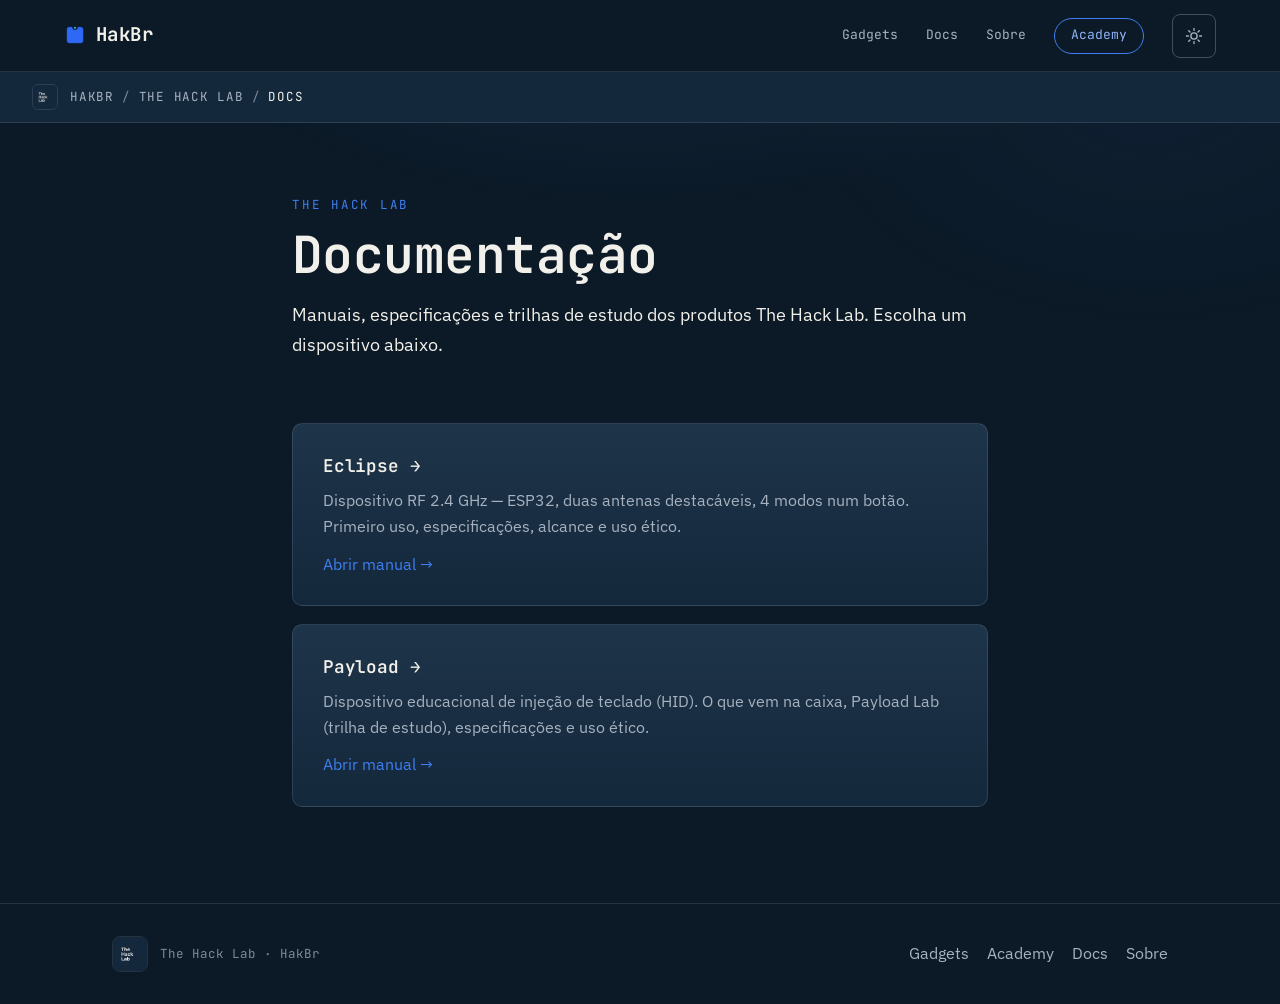
<file: thehacklab/docs/index.html>
<!DOCTYPE html>
<html lang="pt-BR">
<head>
<meta charset="UTF-8">
<meta name="viewport" content="width=device-width, initial-scale=1.0">
<script>try{if(localStorage.getItem('hakbr-theme')==='light')document.documentElement.setAttribute('data-theme','light');}catch(e){}</script>
<title>Documentação — The Hack Lab | HakBr</title>
<meta name="description" content="Documentação dos produtos The Hack Lab: manuais, especificações e trilhas de estudo do Eclipse e do Payload.">
<meta property="og:type" content="website">
<meta property="og:site_name" content="HakBr">
<meta property="og:title" content="Documentação — The Hack Lab | HakBr">
<meta property="og:description" content="Manuais, especificações e trilhas de estudo dos produtos The Hack Lab.">
<meta property="og:url" content="https://hakbr.com.br/thehacklab/docs/">
<meta property="og:image" content="https://hakbr.com.br/assets/og.jpg">
<meta property="og:image:width" content="1200">
<meta property="og:image:height" content="630">
<meta name="twitter:card" content="summary_large_image">
<link rel="icon" href="../../favicon.ico" sizes="any">
<link rel="icon" href="../../assets/favicon.svg" type="image/svg+xml">
<link rel="apple-touch-icon" href="../../apple-touch-icon.png">
<link rel="preconnect" href="https://fonts.googleapis.com">
<link href="https://fonts.googleapis.com/css2?family=IBM+Plex+Sans:wght@400;500;600&family=JetBrains+Mono:wght@400;500;600;700&display=swap" rel="stylesheet">
<link rel="stylesheet" href="../../style.css?v=20260925-2">
</head>
<body>

<header class="topbar">
  <a class="wordmark" href="../../"><img src="../../assets/hakbr-logo.png" alt="" width="22" height="22" style="width:22px;height:22px">HakBr</a>
  <nav class="topbar-links">
    <a href="../../#gadgets">Gadgets</a>
    <a href="./">Docs</a>
    <a href="../../sobre/">Sobre</a>
    <a class="nav-academy" href="../../academy/">Academy</a>
    <button class="theme-toggle" type="button" aria-label="Alternar tema">
      <svg class="icon-sun" viewBox="0 0 24 24" fill="none" stroke="currentColor" stroke-width="1.8" stroke-linecap="round" aria-hidden="true"><circle cx="12" cy="12" r="4.2"/><path d="M12 2v2.5M12 19.5V22M4.9 4.9l1.8 1.8M17.3 17.3l1.8 1.8M2 12h2.5M19.5 12H22M4.9 19.1l1.8-1.8M17.3 6.7l1.8-1.8"/></svg>
      <svg class="icon-moon" viewBox="0 0 24 24" fill="none" stroke="currentColor" stroke-width="1.8" stroke-linecap="round" stroke-linejoin="round" aria-hidden="true"><path d="M20 14.5A8 8 0 0 1 9.5 4a7 7 0 1 0 10.5 10.5z"/></svg>
    </button>
  </nav>
</header>

<div class="crumbbar">
  <img class="crumb-logo" src="../../assets/thehacklab-logo-sm.jpg" alt="The Hack Lab">
  <div class="brand-crumb">
    <a href="../../">HAKBR</a>
    <span class="sep">/</span>
    <a href="../">THE HACK LAB</a>
    <span class="sep">/</span>
    <span class="current">DOCS</span>
  </div>
</div>

<main>
  <section class="section" style="padding-top:72px; padding-bottom:40px;">
    <div class="wrap">
      <p class="eyebrow">The Hack Lab</p>
      <h1>Documentação</h1>
      <p class="lede">Manuais, especificações e trilhas de estudo dos produtos The Hack Lab. Escolha um dispositivo abaixo.</p>
    </div>
  </section>

  <section class="section" style="padding-top:8px;">
    <div class="wrap" style="display:grid; gap:18px;">
      <a class="panel" href="eclipse/">
        <h3 style="margin-bottom:8px;">Eclipse →</h3>
        <p style="margin-bottom:12px;">Dispositivo RF 2.4 GHz — ESP32, duas antenas destacáveis, 4 modos num botão. Primeiro uso, especificações, alcance e uso ético.</p>
        <span class="product-card-cta">Abrir manual →</span>
      </a>
      <a class="panel" href="payload/">
        <h3 style="margin-bottom:8px;">Payload →</h3>
        <p style="margin-bottom:12px;">Dispositivo educacional de injeção de teclado (HID). O que vem na caixa, Payload Lab (trilha de estudo), especificações e uso ético.</p>
        <span class="product-card-cta">Abrir manual →</span>
      </a>
    </div>
  </section>
</main>

<footer>
  <div class="wrap-wide">
    <div class="foot-brand">
      <img class="foot-logo" src="../../assets/thehacklab-logo-sm.jpg" alt="The Hack Lab" width="240" height="240">
      <p>The Hack Lab · HakBr</p>
    </div>
    <nav class="foot-links" aria-label="Rodapé">
      <a href="../../#gadgets">Gadgets</a>
      <a href="../../academy/">Academy</a>
      <a href="./">Docs</a>
      <a href="../../sobre/">Sobre</a>
    </nav>
  </div>
</footer>

<script src="../../app.js?v=20260925-2" defer></script>
</body>
</html>
</file>
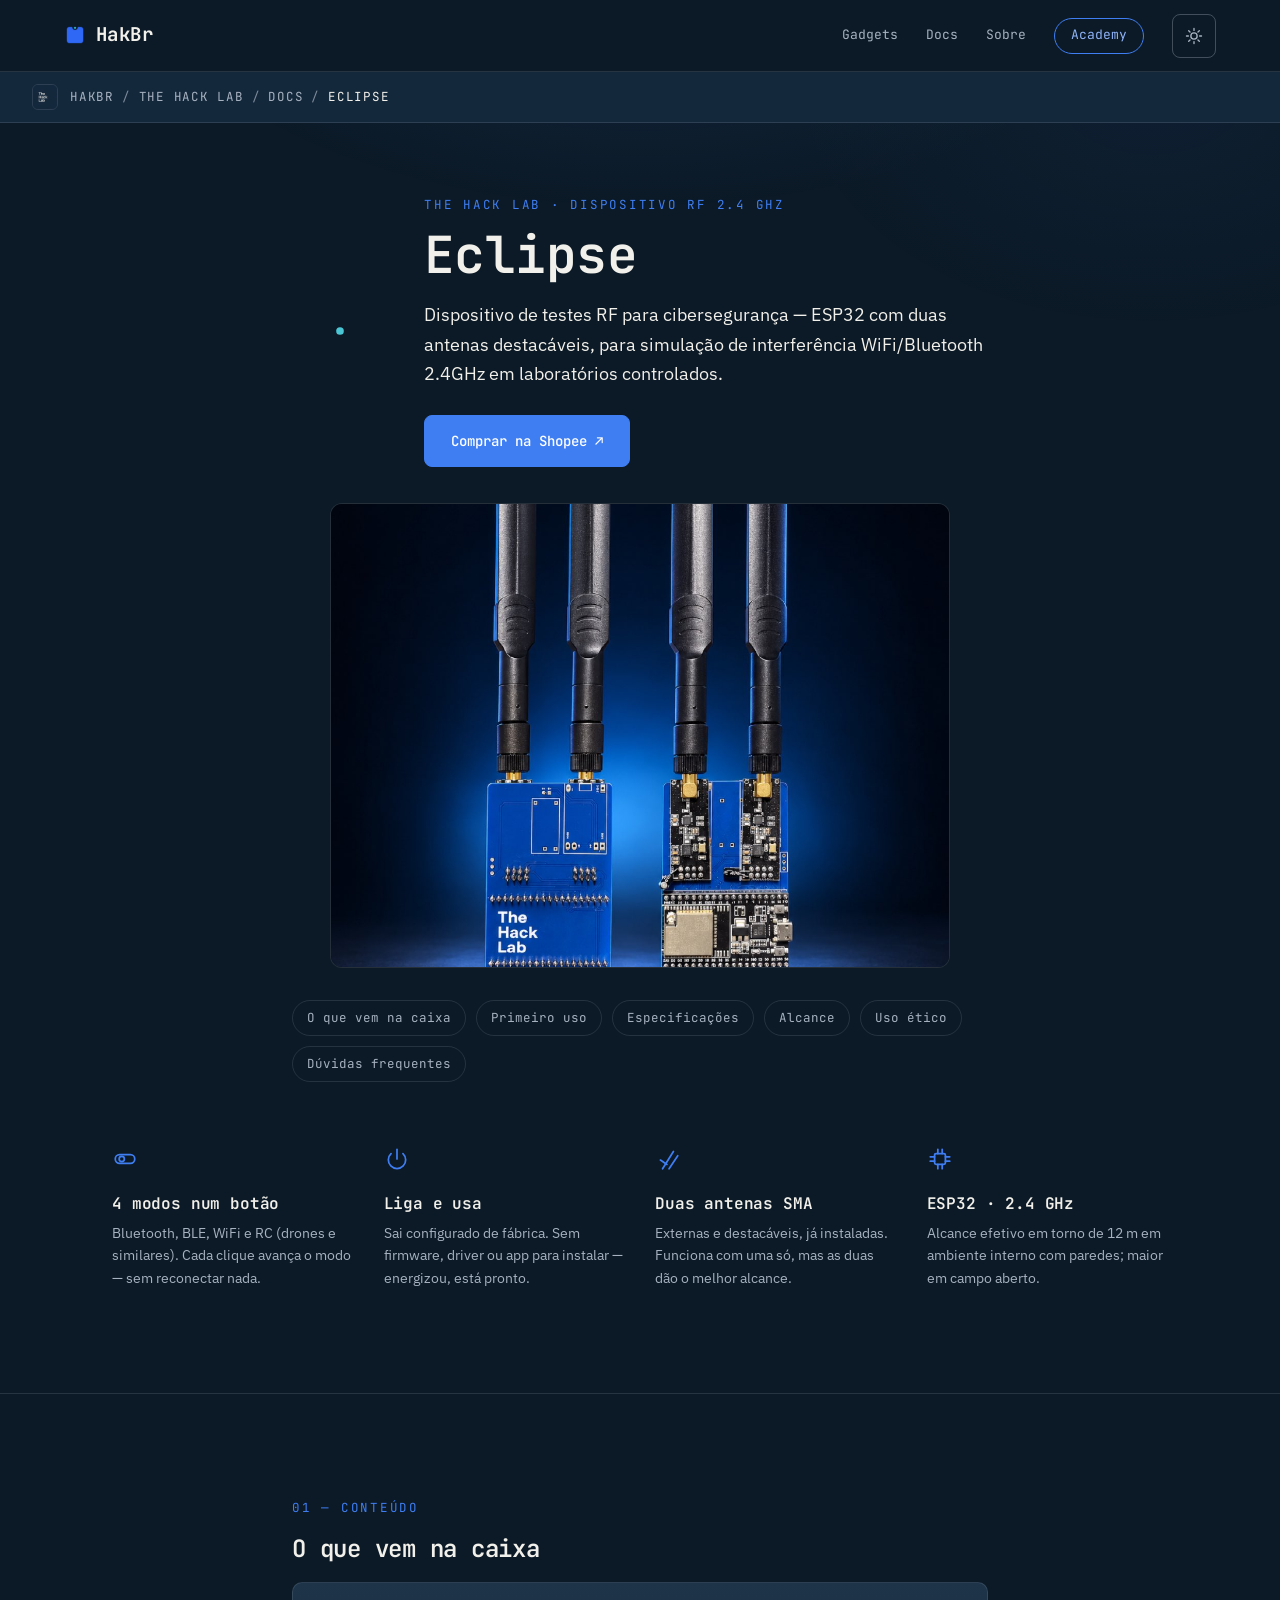
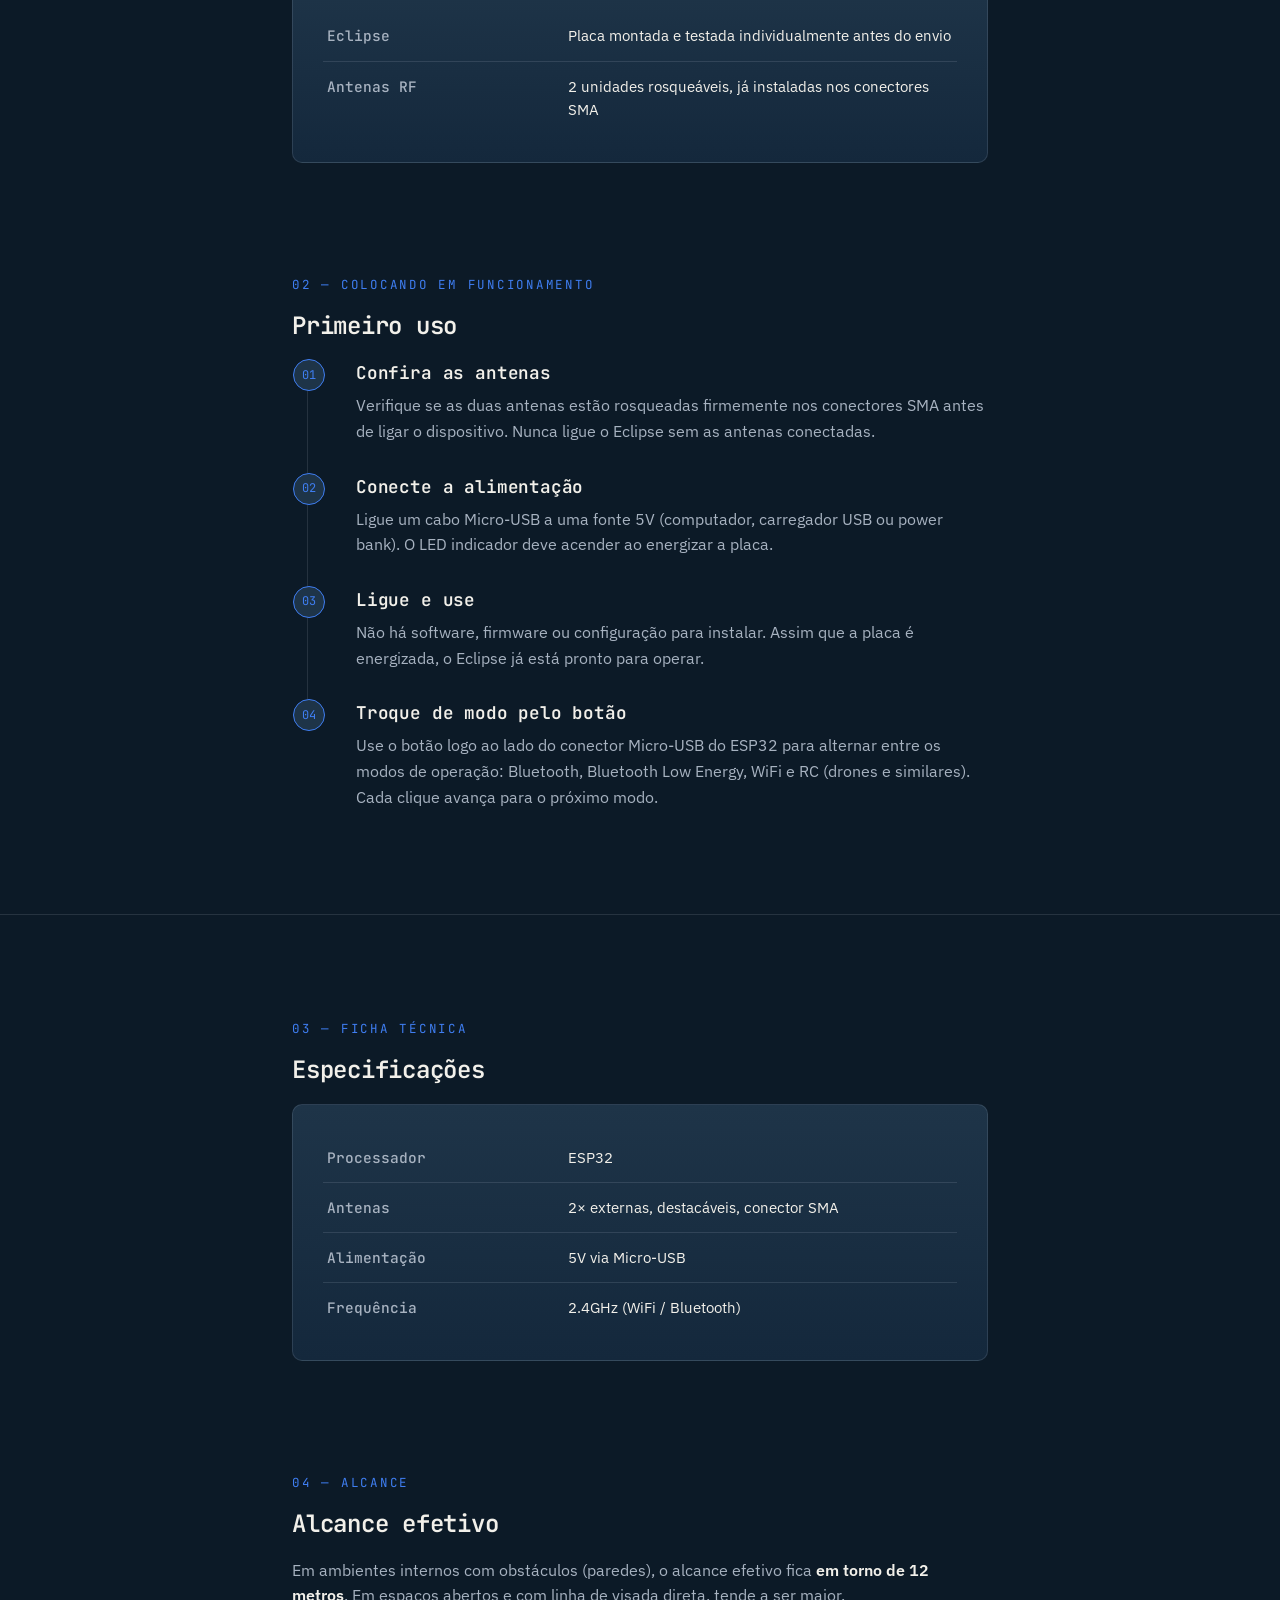
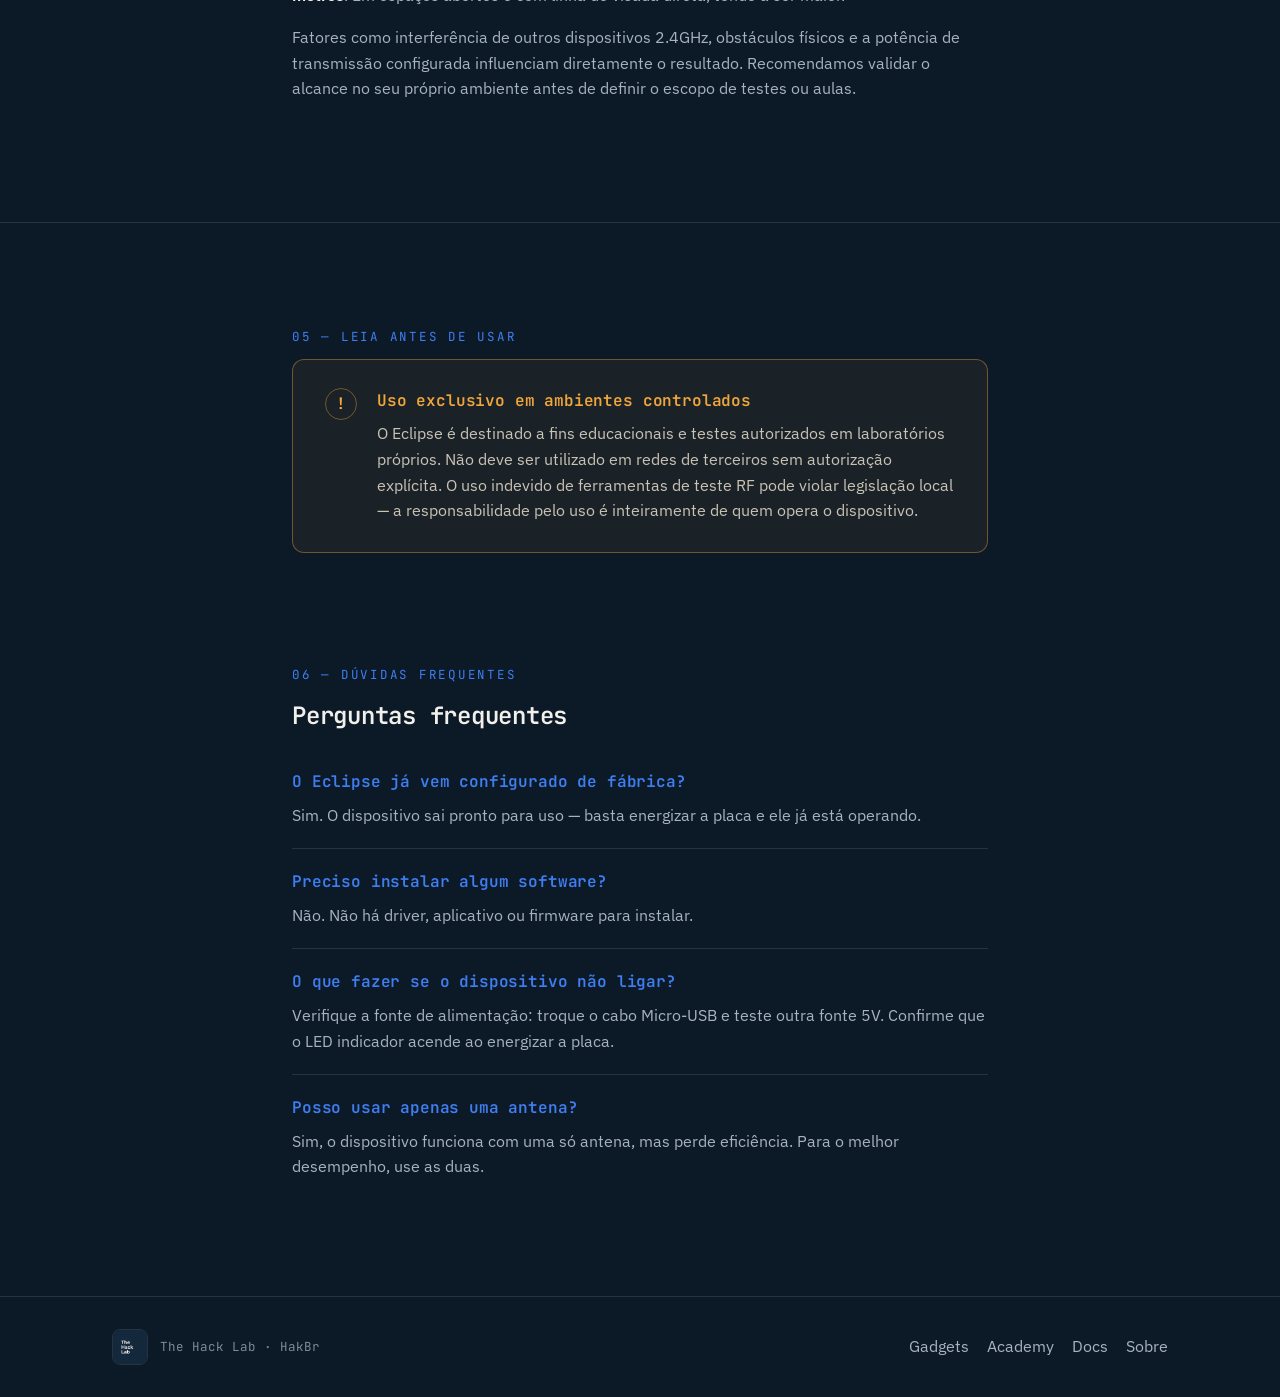
<file: thehacklab/docs/eclipse/index.html>
<!DOCTYPE html>
<html lang="pt-BR">
<head>
<meta charset="UTF-8">
<meta name="viewport" content="width=device-width, initial-scale=1.0">
<script>try{if(localStorage.getItem('hakbr-theme')==='light')document.documentElement.setAttribute('data-theme','light');}catch(e){}</script>
<title>Eclipse — dispositivo RF 2.4 GHz | The Hack Lab</title>
<meta name="description" content="Eclipse: dispositivo RF 2.4 GHz com ESP32 e duas antenas destacáveis. Bluetooth, BLE, WiFi e RC num botão. Especificações, primeiro uso, alcance e uso ético.">
<meta property="og:type" content="website">
<meta property="og:site_name" content="HakBr">
<meta property="og:title" content="Eclipse — dispositivo RF 2.4GHz | The Hack Lab">
<meta property="og:description" content="ESP32 com duas antenas destacáveis. Bluetooth, BLE, WiFi e RC num botão — liga e usa, sem software.">
<meta property="og:url" content="https://hakbr.com.br/thehacklab/docs/eclipse/">
<meta property="og:image" content="https://hakbr.com.br/assets/og.jpg">
<meta property="og:image:width" content="1200">
<meta property="og:image:height" content="630">
<meta name="twitter:card" content="summary_large_image">
<link rel="icon" href="../../../favicon.ico" sizes="any">
<link rel="icon" href="../../../assets/favicon.svg" type="image/svg+xml">
<link rel="apple-touch-icon" href="../../../apple-touch-icon.png">
<link rel="preconnect" href="https://fonts.googleapis.com">
<link href="https://fonts.googleapis.com/css2?family=IBM+Plex+Sans:wght@400;500;600&family=JetBrains+Mono:wght@400;500;600;700&display=swap" rel="stylesheet">
<link rel="stylesheet" href="../../../style.css?v=20260925-2">
</head>
<body>

<header class="topbar">
  <a class="wordmark" href="../../../"><img src="../../../assets/hakbr-logo.png" alt="" width="22" height="22" style="width:22px;height:22px">HakBr</a>
  <nav class="topbar-links">
    <a href="../../../#gadgets">Gadgets</a>
    <a href="../">Docs</a>
    <a href="../../../sobre/">Sobre</a>
    <a class="nav-academy" href="../../../academy/">Academy</a>
    <button class="theme-toggle" type="button" aria-label="Alternar tema">
      <svg class="icon-sun" viewBox="0 0 24 24" fill="none" stroke="currentColor" stroke-width="1.8" stroke-linecap="round" aria-hidden="true"><circle cx="12" cy="12" r="4.2"/><path d="M12 2v2.5M12 19.5V22M4.9 4.9l1.8 1.8M17.3 17.3l1.8 1.8M2 12h2.5M19.5 12H22M4.9 19.1l1.8-1.8M17.3 6.7l1.8-1.8"/></svg>
      <svg class="icon-moon" viewBox="0 0 24 24" fill="none" stroke="currentColor" stroke-width="1.8" stroke-linecap="round" stroke-linejoin="round" aria-hidden="true"><path d="M20 14.5A8 8 0 0 1 9.5 4a7 7 0 1 0 10.5 10.5z"/></svg>
    </button>
  </nav>
</header>

<div class="crumbbar">
  <img class="crumb-logo" src="../../../assets/thehacklab-logo-sm.jpg" alt="The Hack Lab">
  <div class="brand-crumb">
    <a href="../../../">HAKBR</a>
    <span class="sep">/</span>
    <a href="../../">THE HACK LAB</a>
    <span class="sep">/</span>
    <a href="../">DOCS</a>
    <span class="sep">/</span>
    <span class="current">ECLIPSE</span>
  </div>
</div>

<main>
  <!-- ================= HERO ================= -->
  <section class="section" style="padding-top:72px; padding-bottom:56px;">
    <div class="wrap" style="display:flex; align-items:center; gap:36px; flex-wrap:wrap;">
      <div class="signal-mark" aria-hidden="true">
        <svg viewBox="0 0 100 100">
          <circle class="core" cx="50" cy="50" r="4"/>
          <path class="arc" d="M 50 50 m -16 0 a 16 16 0 0 1 32 0" />
          <path class="arc" d="M 50 50 m -30 0 a 30 30 0 0 1 60 0" />
          <path class="arc" d="M 50 50 m -44 0 a 44 44 0 0 1 88 0" />
        </svg>
      </div>
      <div style="flex:1; min-width:280px;">
        <p class="eyebrow">The Hack Lab · Dispositivo RF 2.4 GHz</p>
        <h1>Eclipse</h1>
        <p class="lede">Dispositivo de testes RF para cibersegurança — ESP32 com duas antenas destacáveis, para simulação de interferência WiFi/Bluetooth 2.4GHz em laboratórios controlados.</p>
        <div class="hero-cta">
          <a class="btn" href="https://shopee.com.br/product/374200618/58253549850/" target="_blank" rel="noopener">Comprar na Shopee ↗</a>
        </div>
      </div>
    </div>

    <div class="wrap" style="margin-top:36px;">
      <figure class="hero-shot">
        <img src="../../../assets/eclipse.jpg" alt="Duas unidades do Eclipse, frente e verso — placa azul com a marca The Hack Lab, cada uma com duas antenas RF" width="1200" height="1200" loading="lazy">
      </figure>
    </div>

    <div class="wrap" style="margin-top:32px;">
      <nav class="toc" aria-label="Navegação rápida">
        <a href="#caixa">O que vem na caixa</a>
        <a href="#primeiro-uso">Primeiro uso</a>
        <a href="#specs">Especificações</a>
        <a href="#alcance">Alcance</a>
        <a href="#uso-etico">Uso ético</a>
        <a href="#faq">Dúvidas frequentes</a>
      </nav>
    </div>
  </section>

  <!-- ================= DESTAQUES ================= -->
  <section class="section" id="destaques" style="padding-top:8px;">
    <div class="wrap-wide">
      <ul class="feature-row">
        <li>
          <svg class="feat-ic" viewBox="0 0 24 24" aria-hidden="true">
            <rect x="3" y="8" width="18" height="8" rx="4"/>
            <circle cx="9" cy="12" r="2.4"/>
          </svg>
          <h3>4 modos num botão</h3>
          <p>Bluetooth, BLE, WiFi e RC (drones e similares). Cada clique avança o modo — sem reconectar nada.</p>
        </li>
        <li>
          <svg class="feat-ic" viewBox="0 0 24 24" aria-hidden="true">
            <path d="M12 3v9"/>
            <path d="M6.5 7a8 8 0 1 0 11 0"/>
          </svg>
          <h3>Liga e usa</h3>
          <p>Sai configurado de fábrica. Sem firmware, driver ou app para instalar — energizou, está pronto.</p>
        </li>
        <li>
          <svg class="feat-ic" viewBox="0 0 24 24" aria-hidden="true">
            <path d="M7 21 17 5"/>
            <path d="M13 21 21 9"/>
            <path d="m5 13 6 4"/>
          </svg>
          <h3>Duas antenas SMA</h3>
          <p>Externas e destacáveis, já instaladas. Funciona com uma só, mas as duas dão o melhor alcance.</p>
        </li>
        <li>
          <svg class="feat-ic" viewBox="0 0 24 24" aria-hidden="true">
            <rect x="7" y="7" width="10" height="10" rx="1.5"/>
            <path d="M10 3v4M14 3v4M10 17v4M14 17v4M3 10h4M3 14h4M17 10h4M17 14h4"/>
          </svg>
          <h3>ESP32 · 2.4 GHz</h3>
          <p>Alcance efetivo em torno de 12 m em ambiente interno com paredes; maior em campo aberto.</p>
        </li>
      </ul>
    </div>
  </section>

  <hr class="rule">

  <!-- ================= O QUE VEM NA CAIXA ================= -->
  <section class="section" id="caixa">
    <div class="wrap">
      <p class="eyebrow">01 — Conteúdo</p>
      <h2>O que vem na caixa</h2>
      <div class="panel">
        <table class="specs">
          <tr><th>Eclipse</th><td>Placa montada e testada individualmente antes do envio</td></tr>
          <tr><th>Antenas RF</th><td>2 unidades rosqueáveis, já instaladas nos conectores SMA</td></tr>
        </table>
      </div>
    </div>
  </section>

  <!-- ================= PRIMEIRO USO ================= -->
  <section class="section" id="primeiro-uso">
    <div class="wrap">
      <p class="eyebrow">02 — Colocando em funcionamento</p>
      <h2>Primeiro uso</h2>
      <ol class="steps">
        <li>
          <h3>Confira as antenas</h3>
          <p>Verifique se as duas antenas estão rosqueadas firmemente nos conectores SMA antes de ligar o dispositivo. Nunca ligue o Eclipse sem as antenas conectadas.</p>
        </li>
        <li>
          <h3>Conecte a alimentação</h3>
          <p>Ligue um cabo Micro-USB a uma fonte 5V (computador, carregador USB ou power bank). O LED indicador deve acender ao energizar a placa.</p>
        </li>
        <li>
          <h3>Ligue e use</h3>
          <p>Não há software, firmware ou configuração para instalar. Assim que a placa é energizada, o Eclipse já está pronto para operar.</p>
        </li>
        <li>
          <h3>Troque de modo pelo botão</h3>
          <p>Use o botão logo ao lado do conector Micro-USB do ESP32 para alternar entre os modos de operação: Bluetooth, Bluetooth Low Energy, WiFi e RC (drones e similares). Cada clique avança para o próximo modo.</p>
        </li>
      </ol>
    </div>
  </section>

  <hr class="rule">

  <!-- ================= SPECS ================= -->
  <section class="section" id="specs">
    <div class="wrap">
      <p class="eyebrow">03 — Ficha técnica</p>
      <h2>Especificações</h2>
      <div class="panel">
        <table class="specs">
          <tr><th>Processador</th><td>ESP32</td></tr>
          <tr><th>Antenas</th><td>2× externas, destacáveis, conector SMA</td></tr>
          <tr><th>Alimentação</th><td>5V via Micro-USB</td></tr>
          <tr><th>Frequência</th><td>2.4GHz (WiFi / Bluetooth)</td></tr>
        </table>
      </div>
    </div>
  </section>

  <!-- ================= ALCANCE ================= -->
  <section class="section" id="alcance">
    <div class="wrap">
      <p class="eyebrow">04 — Alcance</p>
      <h2>Alcance efetivo</h2>
      <p>Em ambientes internos com obstáculos (paredes), o alcance efetivo fica <strong>em torno de 12 metros</strong>. Em espaços abertos e com linha de visada direta, tende a ser maior.</p>
      <p>Fatores como interferência de outros dispositivos 2.4GHz, obstáculos físicos e a potência de transmissão configurada influenciam diretamente o resultado. Recomendamos validar o alcance no seu próprio ambiente antes de definir o escopo de testes ou aulas.</p>
    </div>
  </section>

  <hr class="rule">

  <!-- ================= USO ÉTICO ================= -->
  <section class="section" id="uso-etico">
    <div class="wrap">
      <p class="eyebrow">05 — Leia antes de usar</p>
      <div class="notice">
        <span class="glyph">!</span>
        <div>
          <h3>Uso exclusivo em ambientes controlados</h3>
          <p>O Eclipse é destinado a fins educacionais e testes autorizados em laboratórios próprios. Não deve ser utilizado em redes de terceiros sem autorização explícita. O uso indevido de ferramentas de teste RF pode violar legislação local — a responsabilidade pelo uso é inteiramente de quem opera o dispositivo.</p>
        </div>
      </div>
    </div>
  </section>

  <!-- ================= FAQ ================= -->
  <section class="section" id="faq">
    <div class="wrap">
      <p class="eyebrow">06 — Dúvidas frequentes</p>
      <h2>Perguntas frequentes</h2>

      <div class="faq-item">
        <h3>O Eclipse já vem configurado de fábrica?</h3>
        <p>Sim. O dispositivo sai pronto para uso — basta energizar a placa e ele já está operando.</p>
      </div>
      <div class="faq-item">
        <h3>Preciso instalar algum software?</h3>
        <p>Não. Não há driver, aplicativo ou firmware para instalar.</p>
      </div>
      <div class="faq-item">
        <h3>O que fazer se o dispositivo não ligar?</h3>
        <p>Verifique a fonte de alimentação: troque o cabo Micro-USB e teste outra fonte 5V. Confirme que o LED indicador acende ao energizar a placa.</p>
      </div>
      <div class="faq-item">
        <h3>Posso usar apenas uma antena?</h3>
        <p>Sim, o dispositivo funciona com uma só antena, mas perde eficiência. Para o melhor desempenho, use as duas.</p>
      </div>
    </div>
  </section>
</main>

<footer>
  <div class="wrap-wide">
    <div class="foot-brand">
      <img class="foot-logo" src="../../../assets/thehacklab-logo-sm.jpg" alt="The Hack Lab" width="240" height="240">
      <p>The Hack Lab · HakBr</p>
    </div>
    <nav class="foot-links" aria-label="Rodapé">
      <a href="../../../#gadgets">Gadgets</a>
      <a href="../../../academy/">Academy</a>
      <a href="../">Docs</a>
      <a href="../../../sobre/">Sobre</a>
    </nav>
  </div>
</footer>

<script src="../../../app.js?v=20260925-2" defer></script>
</body>
</html>
</file>
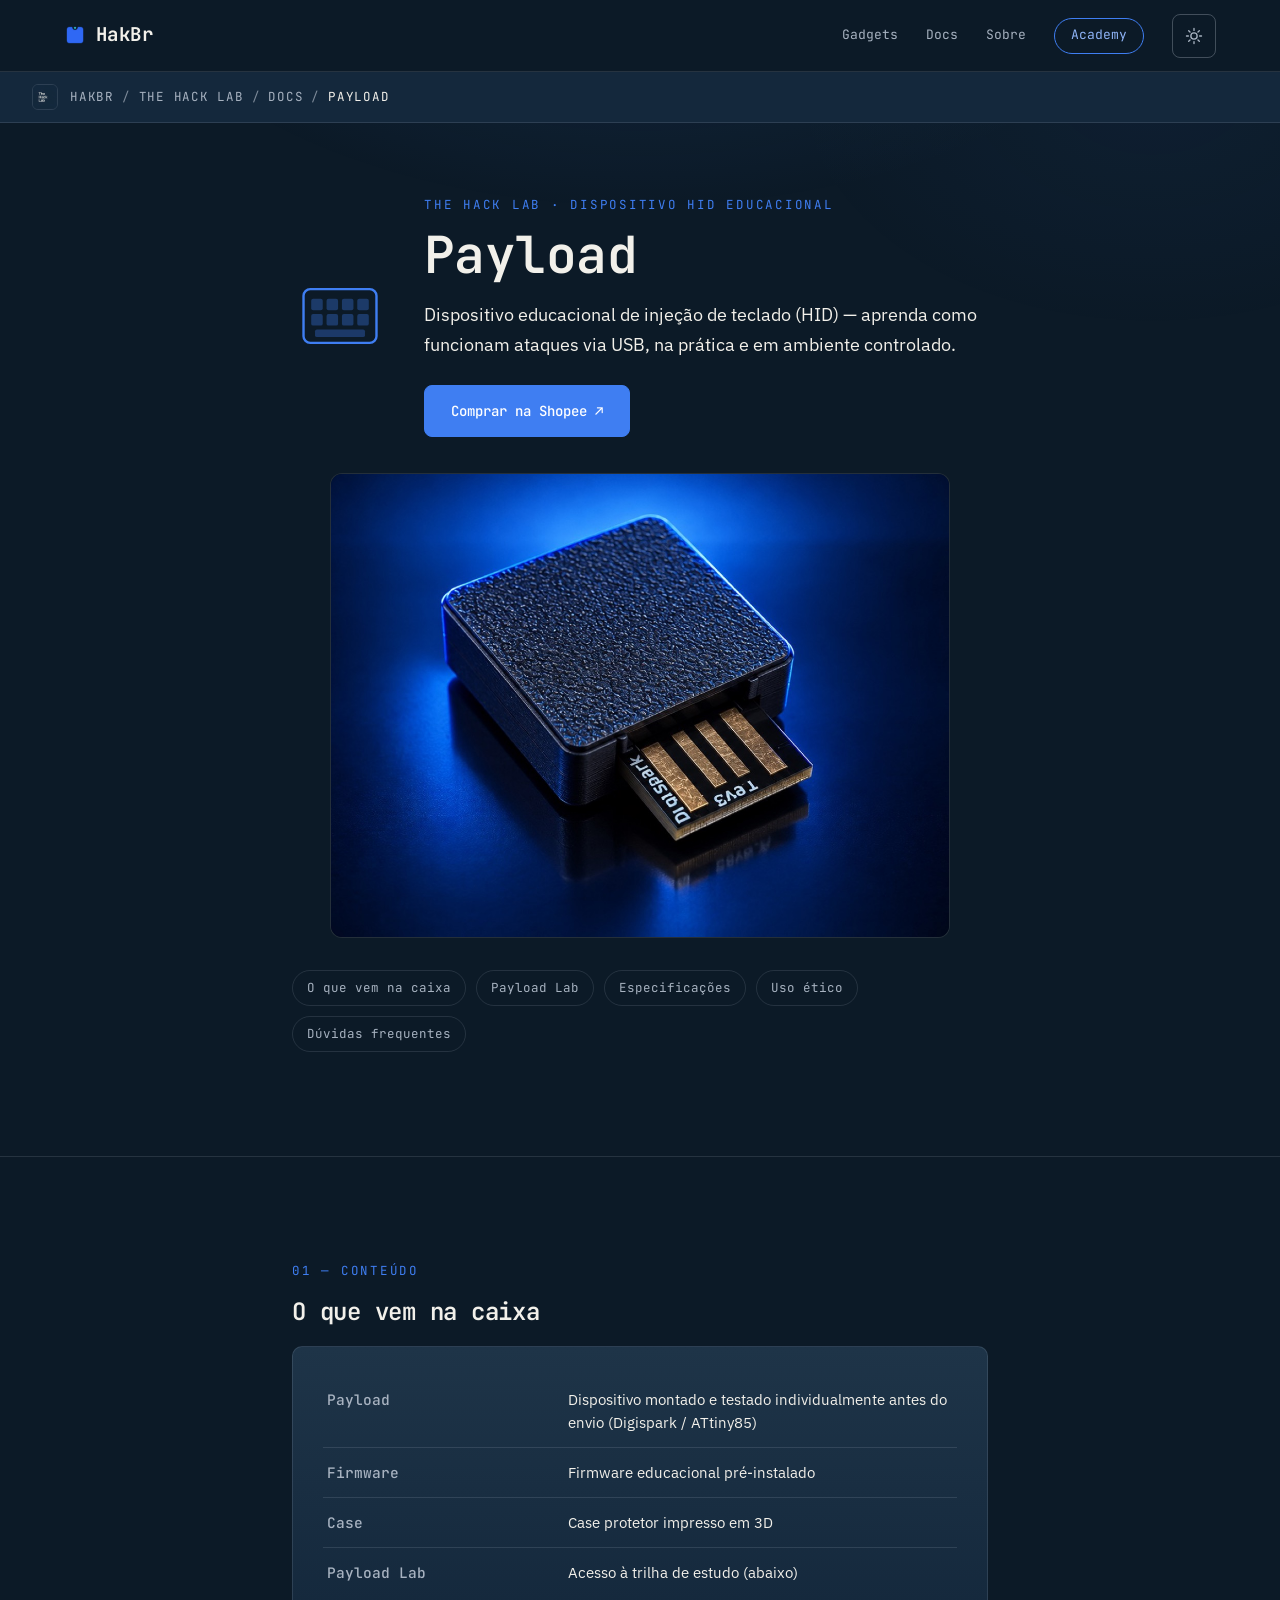
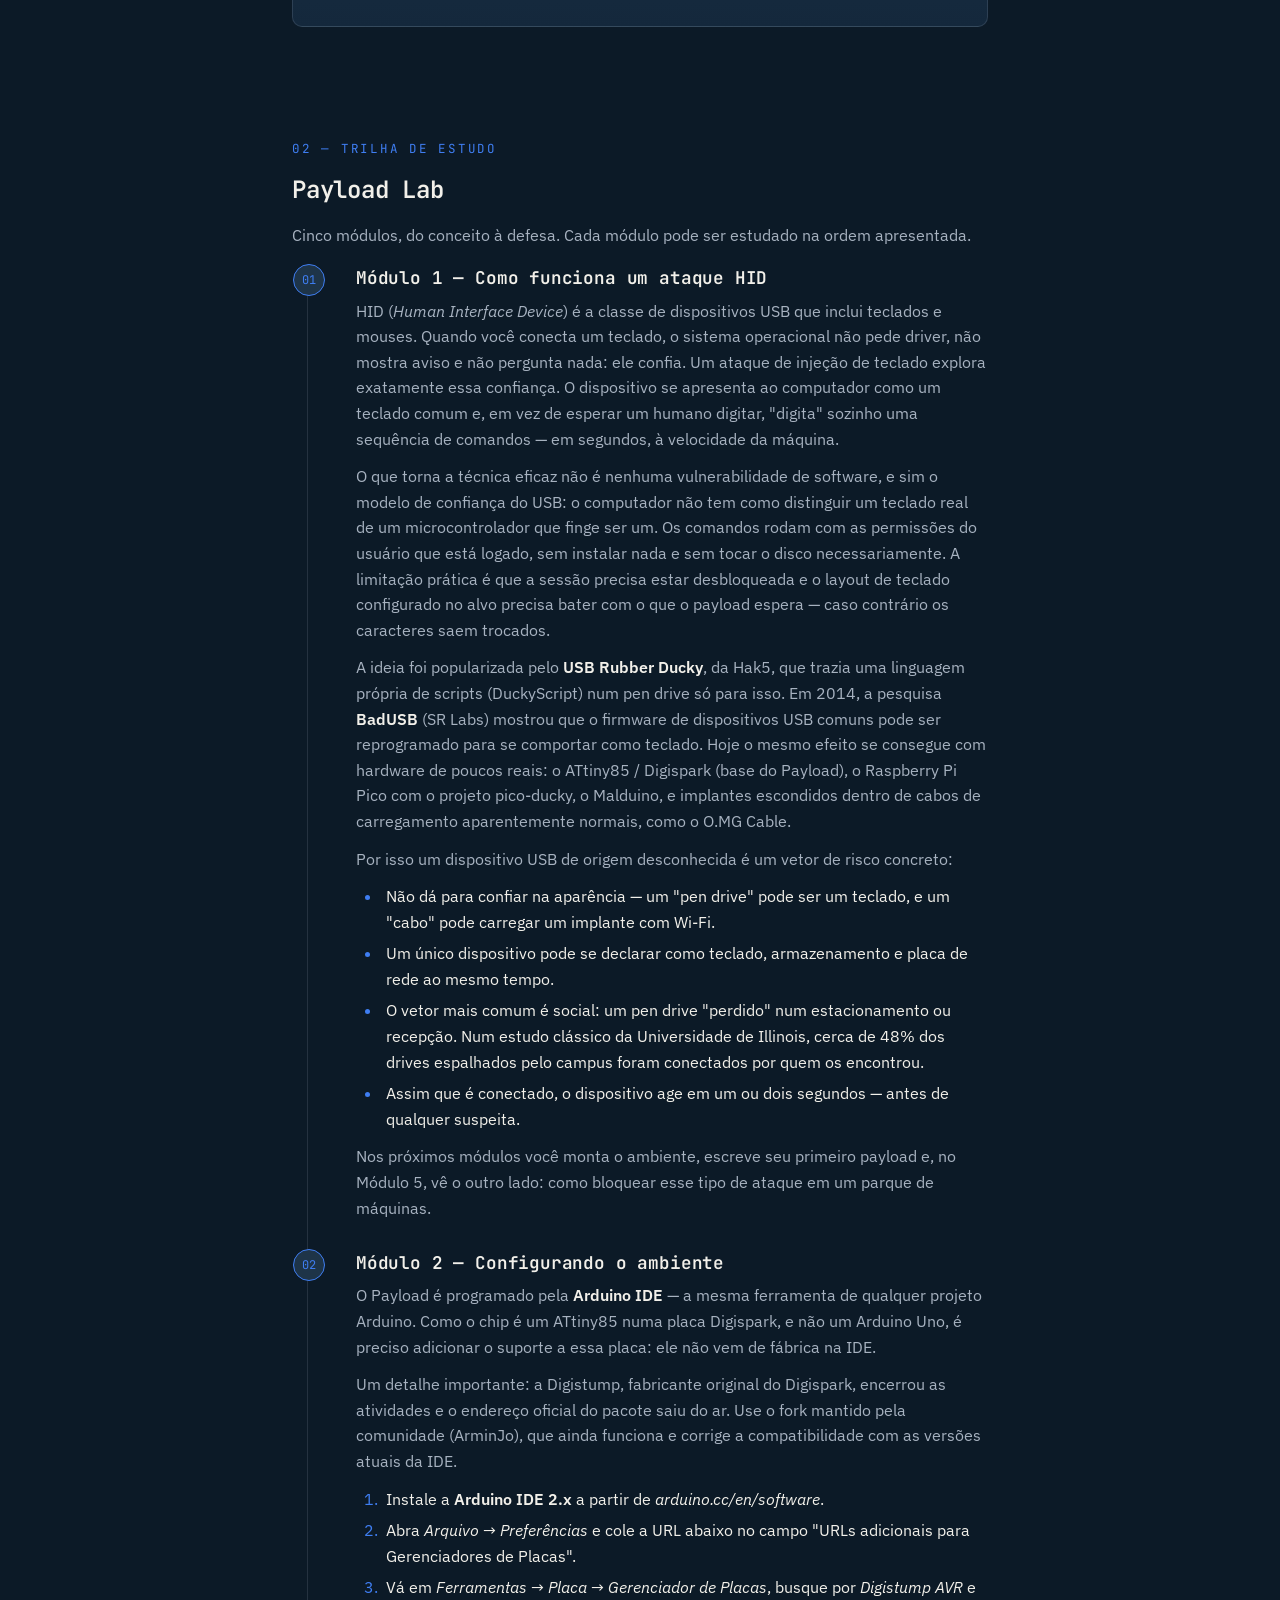
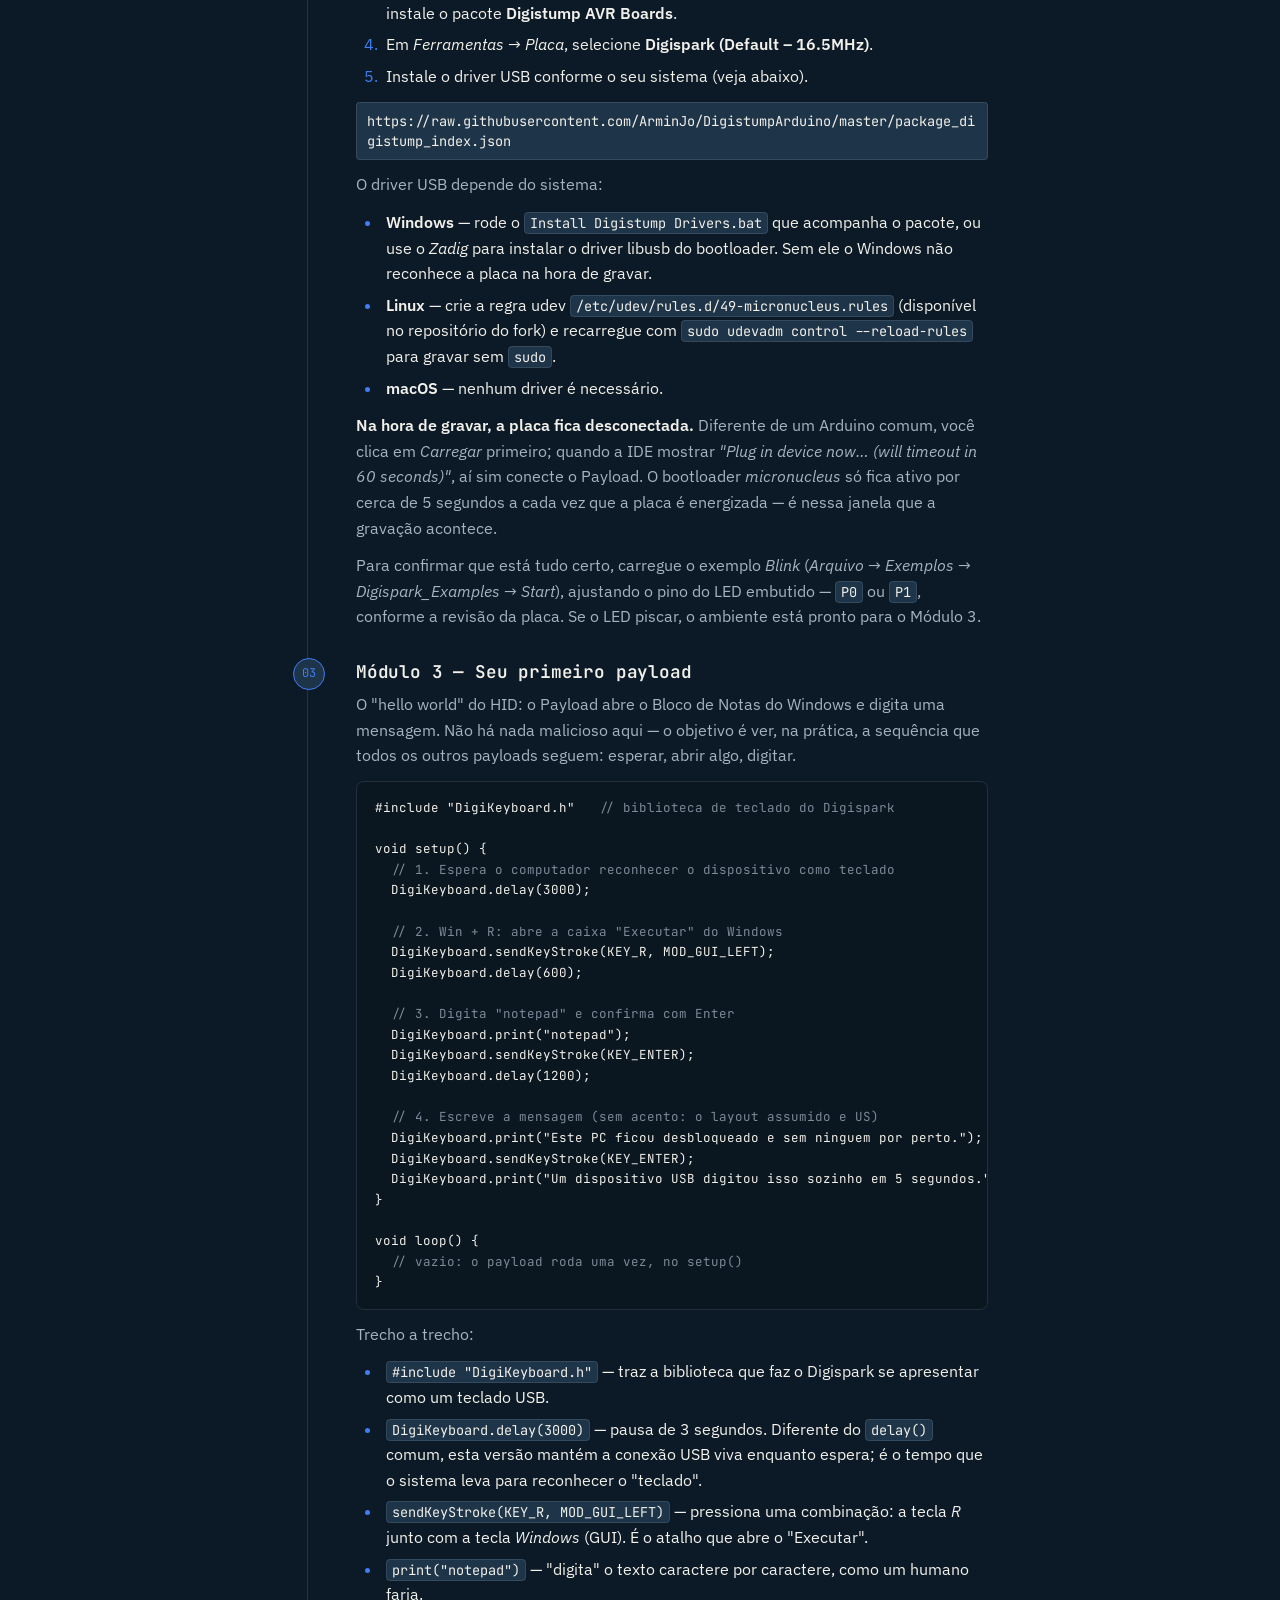
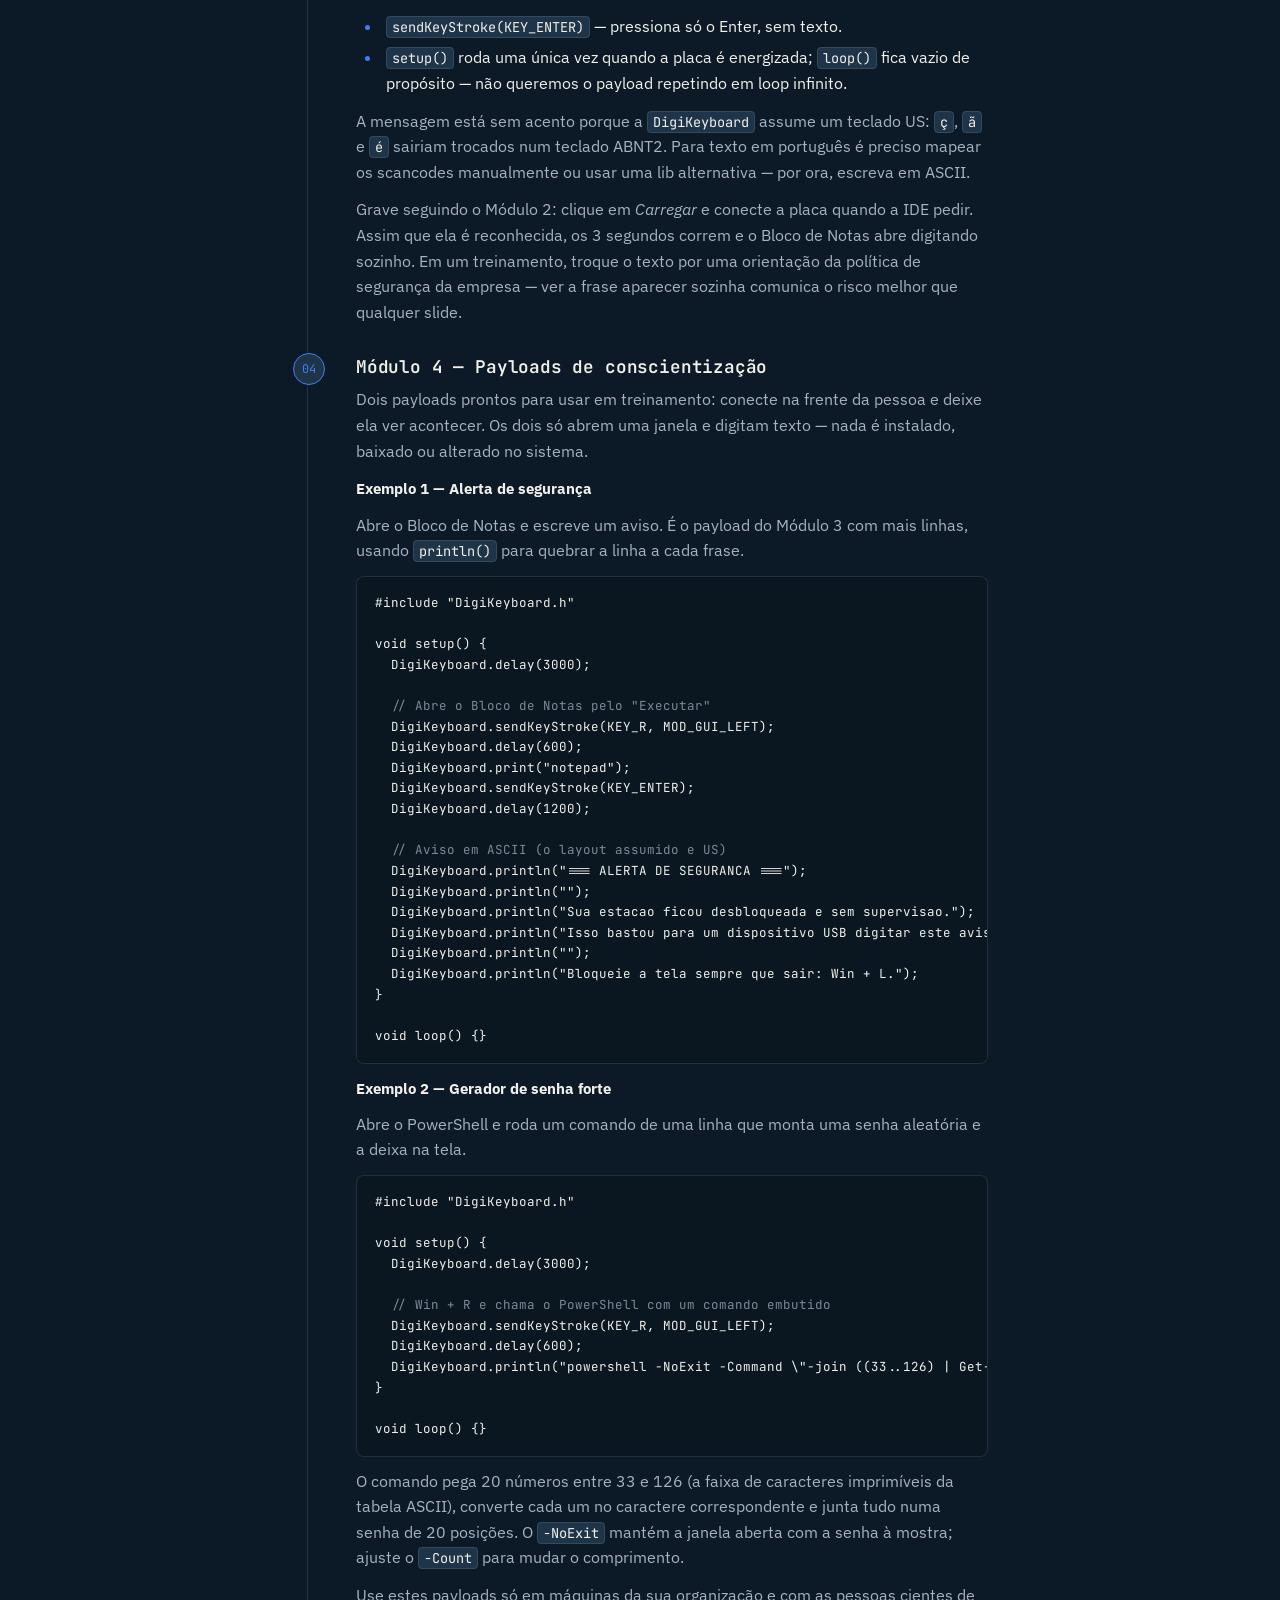
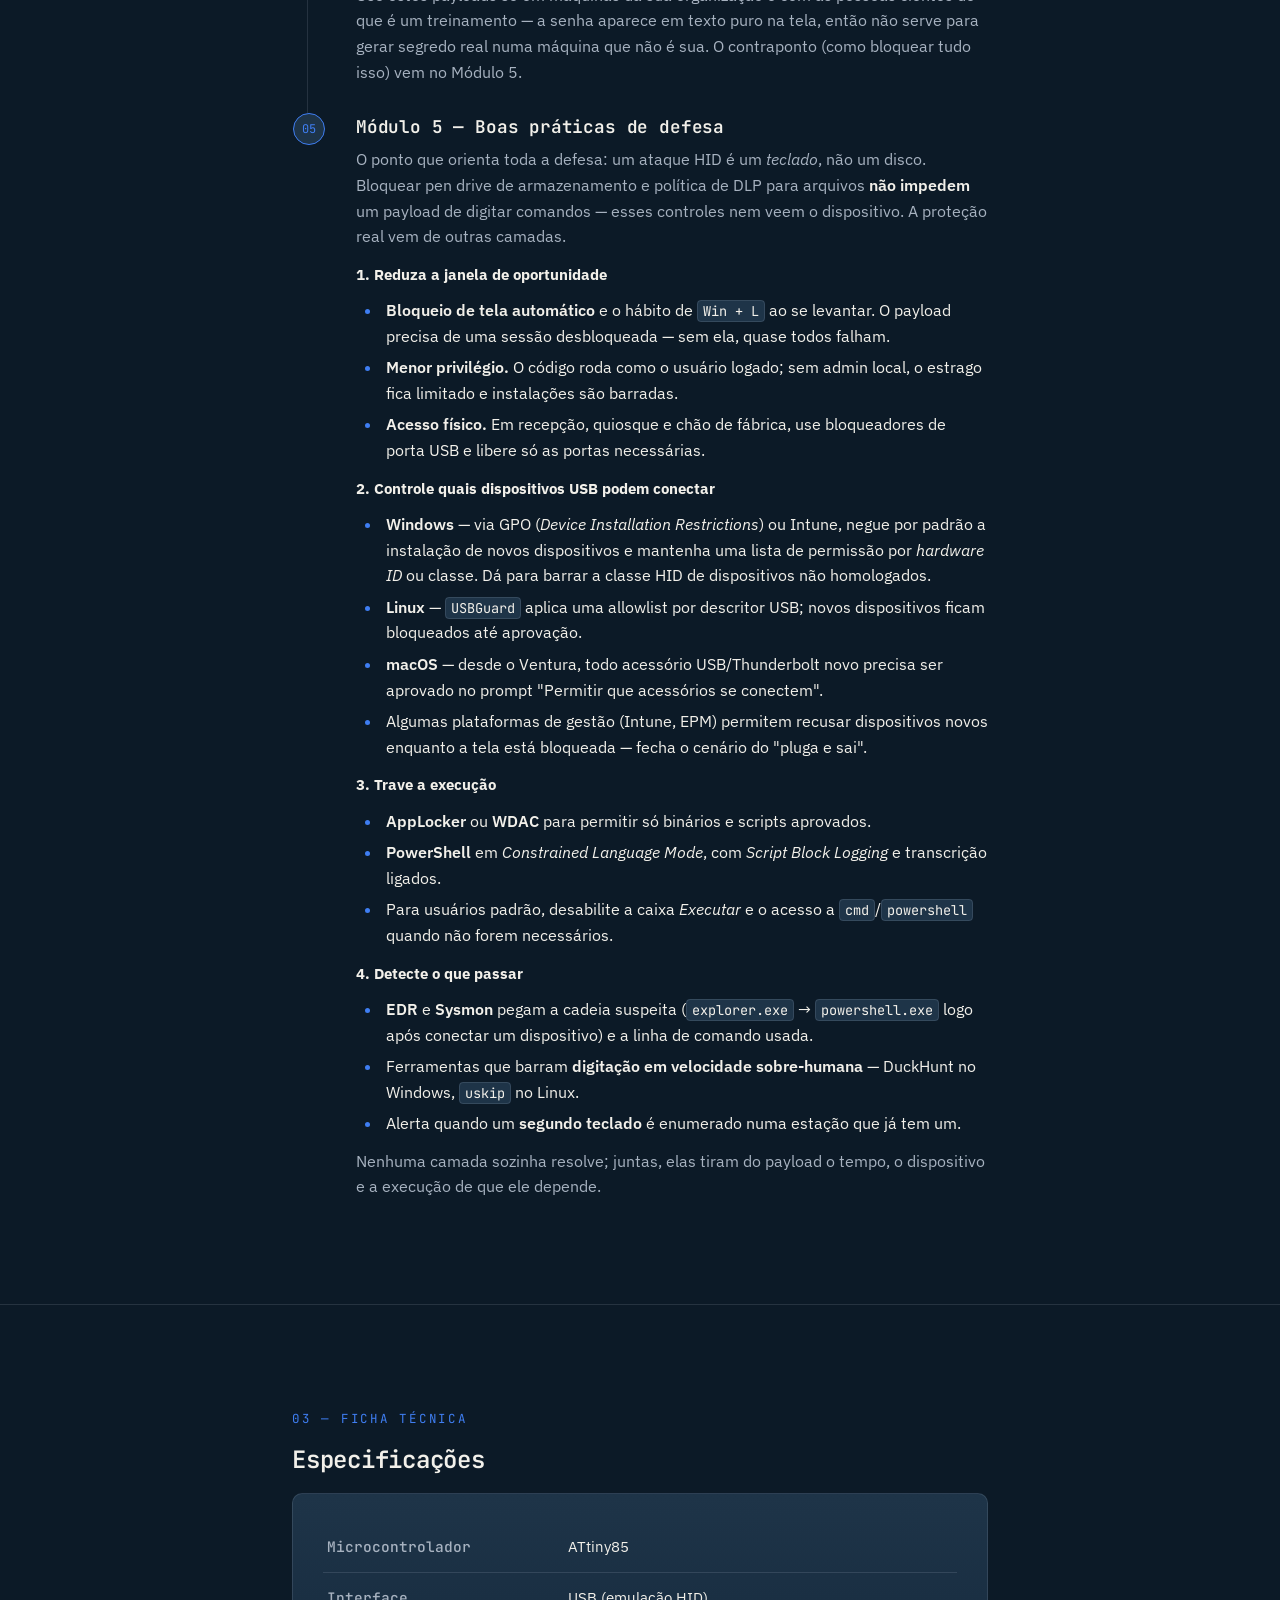
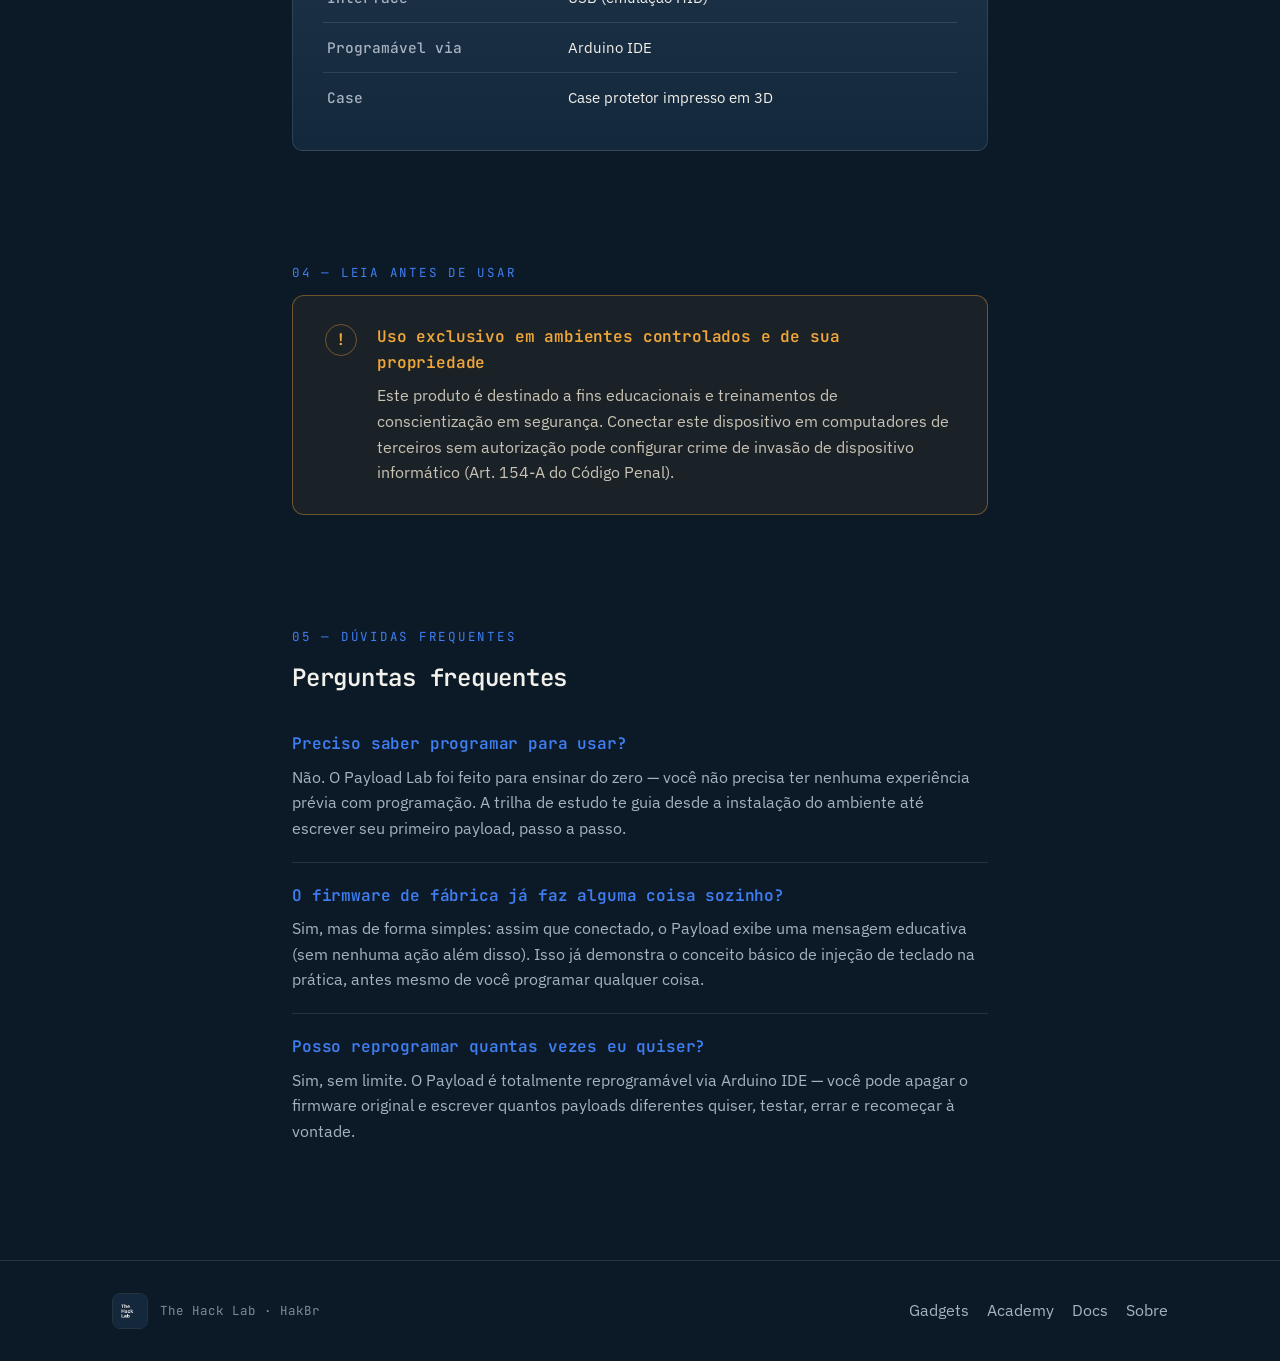
<file: thehacklab/docs/payload/index.html>
<!DOCTYPE html>
<html lang="pt-BR">
<head>
<meta charset="UTF-8">
<meta name="viewport" content="width=device-width, initial-scale=1.0">
<script>try{if(localStorage.getItem('hakbr-theme')==='light')document.documentElement.setAttribute('data-theme','light');}catch(e){}</script>
<title>Payload — dispositivo HID educacional | The Hack Lab</title>
<meta name="description" content="Payload: dispositivo educacional de injeção de teclado (HID) baseado em ATtiny85. Payload Lab, especificações, primeiro contato e uso ético.">
<meta property="og:type" content="website">
<meta property="og:site_name" content="HakBr">
<meta property="og:title" content="Payload — dispositivo HID educacional | The Hack Lab">
<meta property="og:description" content="Dispositivo educacional de injeção de teclado (HID). Aprenda como funcionam ataques via USB, na prática e em ambiente controlado.">
<meta property="og:url" content="https://hakbr.com.br/thehacklab/docs/payload/">
<meta property="og:image" content="https://hakbr.com.br/assets/og.jpg">
<meta property="og:image:width" content="1200">
<meta property="og:image:height" content="630">
<meta name="twitter:card" content="summary_large_image">
<link rel="icon" href="../../../favicon.ico" sizes="any">
<link rel="icon" href="../../../assets/favicon.svg" type="image/svg+xml">
<link rel="apple-touch-icon" href="../../../apple-touch-icon.png">
<link rel="preconnect" href="https://fonts.googleapis.com">
<link href="https://fonts.googleapis.com/css2?family=IBM+Plex+Sans:wght@400;500;600&family=JetBrains+Mono:wght@400;500;600;700&display=swap" rel="stylesheet">
<link rel="stylesheet" href="../../../style.css?v=20260925-2">
</head>
<body>

<header class="topbar">
  <a class="wordmark" href="../../../"><img src="../../../assets/hakbr-logo.png" alt="" width="22" height="22" style="width:22px;height:22px">HakBr</a>
  <nav class="topbar-links">
    <a href="../../../#gadgets">Gadgets</a>
    <a href="../">Docs</a>
    <a href="../../../sobre/">Sobre</a>
    <a class="nav-academy" href="../../../academy/">Academy</a>
    <button class="theme-toggle" type="button" aria-label="Alternar tema">
      <svg class="icon-sun" viewBox="0 0 24 24" fill="none" stroke="currentColor" stroke-width="1.8" stroke-linecap="round" aria-hidden="true"><circle cx="12" cy="12" r="4.2"/><path d="M12 2v2.5M12 19.5V22M4.9 4.9l1.8 1.8M17.3 17.3l1.8 1.8M2 12h2.5M19.5 12H22M4.9 19.1l1.8-1.8M17.3 6.7l1.8-1.8"/></svg>
      <svg class="icon-moon" viewBox="0 0 24 24" fill="none" stroke="currentColor" stroke-width="1.8" stroke-linecap="round" stroke-linejoin="round" aria-hidden="true"><path d="M20 14.5A8 8 0 0 1 9.5 4a7 7 0 1 0 10.5 10.5z"/></svg>
    </button>
  </nav>
</header>

<div class="crumbbar">
  <img class="crumb-logo" src="../../../assets/thehacklab-logo-sm.jpg" alt="The Hack Lab">
  <div class="brand-crumb">
    <a href="../../../">HAKBR</a>
    <span class="sep">/</span>
    <a href="../../">THE HACK LAB</a>
    <span class="sep">/</span>
    <a href="../">DOCS</a>
    <span class="sep">/</span>
    <span class="current">PAYLOAD</span>
  </div>
</div>

<main>
  <!-- ================= HERO ================= -->
  <section class="section" style="padding-top:72px; padding-bottom:56px;">
    <div class="wrap" style="display:flex; align-items:center; gap:36px; flex-wrap:wrap;">
      <div class="hid-mark" aria-hidden="true">
        <svg viewBox="0 0 100 100">
          <rect class="kb" x="12" y="22" width="76" height="56" rx="7"/>
          <rect class="key" x="20" y="32" width="12" height="12" rx="2"/>
          <rect class="key" x="36" y="32" width="12" height="12" rx="2"/>
          <rect class="key" x="52" y="32" width="12" height="12" rx="2"/>
          <rect class="key" x="68" y="32" width="12" height="12" rx="2"/>
          <rect class="key" x="20" y="48" width="12" height="12" rx="2"/>
          <rect class="key" x="36" y="48" width="12" height="12" rx="2"/>
          <rect class="key" x="52" y="48" width="12" height="12" rx="2"/>
          <rect class="key" x="68" y="48" width="12" height="12" rx="2"/>
          <rect class="key key--space" x="24" y="64" width="52" height="8" rx="2"/>
        </svg>
      </div>
      <div style="flex:1; min-width:280px;">
        <p class="eyebrow">The Hack Lab · Dispositivo HID educacional</p>
        <h1>Payload</h1>
        <p class="lede">Dispositivo educacional de injeção de teclado (HID) — aprenda como funcionam ataques via USB, na prática e em ambiente controlado.</p>
        <div class="hero-cta">
          <a class="btn" href="https://shopee.com.br/product/374200618/22493699728/" target="_blank" rel="noopener">Comprar na Shopee ↗</a>
        </div>
      </div>
    </div>

    <div class="wrap" style="margin-top:36px;">
      <figure class="hero-shot">
        <img src="../../../assets/payload.jpg" alt="Payload — case preto impresso em 3D com a placa Digispark / ATtiny85 e o conector USB exposto" width="1200" height="1200" loading="lazy">
      </figure>
    </div>

    <div class="wrap" style="margin-top:32px;">
      <nav class="toc" aria-label="Navegação rápida">
        <a href="#caixa">O que vem na caixa</a>
        <a href="#lab">Payload Lab</a>
        <a href="#specs">Especificações</a>
        <a href="#uso-etico">Uso ético</a>
        <a href="#faq">Dúvidas frequentes</a>
      </nav>
    </div>
  </section>

  <hr class="rule">

  <!-- ================= O QUE VEM NA CAIXA ================= -->
  <section class="section" id="caixa">
    <div class="wrap">
      <p class="eyebrow">01 — Conteúdo</p>
      <h2>O que vem na caixa</h2>
      <div class="panel">
        <table class="specs">
          <tr><th>Payload</th><td>Dispositivo montado e testado individualmente antes do envio (Digispark / ATtiny85)</td></tr>
          <tr><th>Firmware</th><td>Firmware educacional pré-instalado</td></tr>
          <tr><th>Case</th><td>Case protetor impresso em 3D</td></tr>
          <tr><th>Payload Lab</th><td>Acesso à trilha de estudo (abaixo)</td></tr>
        </table>
      </div>
    </div>
  </section>

  <!-- ================= PAYLOAD LAB ================= -->
  <section class="section" id="lab">
    <div class="wrap">
      <p class="eyebrow">02 — Trilha de estudo</p>
      <h2>Payload Lab</h2>
      <p>Cinco módulos, do conceito à defesa. Cada módulo pode ser estudado na ordem apresentada.</p>
      <ol class="steps">
        <li>
          <h3>Módulo 1 — Como funciona um ataque HID</h3>
          <p>HID (<em>Human Interface Device</em>) é a classe de dispositivos USB que inclui teclados e mouses. Quando você conecta um teclado, o sistema operacional não pede driver, não mostra aviso e não pergunta nada: ele confia. Um ataque de injeção de teclado explora exatamente essa confiança. O dispositivo se apresenta ao computador como um teclado comum e, em vez de esperar um humano digitar, "digita" sozinho uma sequência de comandos — em segundos, à velocidade da máquina.</p>
          <p>O que torna a técnica eficaz não é nenhuma vulnerabilidade de software, e sim o modelo de confiança do USB: o computador não tem como distinguir um teclado real de um microcontrolador que finge ser um. Os comandos rodam com as permissões do usuário que está logado, sem instalar nada e sem tocar o disco necessariamente. A limitação prática é que a sessão precisa estar desbloqueada e o layout de teclado configurado no alvo precisa bater com o que o payload espera — caso contrário os caracteres saem trocados.</p>
          <p>A ideia foi popularizada pelo <strong>USB Rubber Ducky</strong>, da Hak5, que trazia uma linguagem própria de scripts (DuckyScript) num pen drive só para isso. Em 2014, a pesquisa <strong>BadUSB</strong> (SR Labs) mostrou que o firmware de dispositivos USB comuns pode ser reprogramado para se comportar como teclado. Hoje o mesmo efeito se consegue com hardware de poucos reais: o ATtiny85 / Digispark (base do Payload), o Raspberry Pi Pico com o projeto pico-ducky, o Malduino, e implantes escondidos dentro de cabos de carregamento aparentemente normais, como o O.MG Cable.</p>
          <p>Por isso um dispositivo USB de origem desconhecida é um vetor de risco concreto:</p>
          <ul>
            <li>Não dá para confiar na aparência — um "pen drive" pode ser um teclado, e um "cabo" pode carregar um implante com Wi-Fi.</li>
            <li>Um único dispositivo pode se declarar como teclado, armazenamento e placa de rede ao mesmo tempo.</li>
            <li>O vetor mais comum é social: um pen drive "perdido" num estacionamento ou recepção. Num estudo clássico da Universidade de Illinois, cerca de 48% dos drives espalhados pelo campus foram conectados por quem os encontrou.</li>
            <li>Assim que é conectado, o dispositivo age em um ou dois segundos — antes de qualquer suspeita.</li>
          </ul>
          <p>Nos próximos módulos você monta o ambiente, escreve seu primeiro payload e, no Módulo 5, vê o outro lado: como bloquear esse tipo de ataque em um parque de máquinas.</p>
        </li>
        <li>
          <h3>Módulo 2 — Configurando o ambiente</h3>
          <p>O Payload é programado pela <strong>Arduino IDE</strong> — a mesma ferramenta de qualquer projeto Arduino. Como o chip é um ATtiny85 numa placa Digispark, e não um Arduino Uno, é preciso adicionar o suporte a essa placa: ele não vem de fábrica na IDE.</p>
          <p>Um detalhe importante: a Digistump, fabricante original do Digispark, encerrou as atividades e o endereço oficial do pacote saiu do ar. Use o fork mantido pela comunidade (ArminJo), que ainda funciona e corrige a compatibilidade com as versões atuais da IDE.</p>
          <ol>
            <li>Instale a <strong>Arduino IDE 2.x</strong> a partir de <em>arduino.cc/en/software</em>.</li>
            <li>Abra <em>Arquivo → Preferências</em> e cole a URL abaixo no campo "URLs adicionais para Gerenciadores de Placas".</li>
            <li>Vá em <em>Ferramentas → Placa → Gerenciador de Placas</em>, busque por <em>Digistump AVR</em> e instale o pacote <strong>Digistump AVR Boards</strong>.</li>
            <li>Em <em>Ferramentas → Placa</em>, selecione <strong>Digispark (Default – 16.5MHz)</strong>.</li>
            <li>Instale o driver USB conforme o seu sistema (veja abaixo).</li>
          </ol>
          <code class="block">https://raw.githubusercontent.com/ArminJo/DigistumpArduino/master/package_digistump_index.json</code>
          <p>O driver USB depende do sistema:</p>
          <ul>
            <li><strong>Windows</strong> — rode o <code>Install Digistump Drivers.bat</code> que acompanha o pacote, ou use o <em>Zadig</em> para instalar o driver libusb do bootloader. Sem ele o Windows não reconhece a placa na hora de gravar.</li>
            <li><strong>Linux</strong> — crie a regra udev <code>/etc/udev/rules.d/49-micronucleus.rules</code> (disponível no repositório do fork) e recarregue com <code>sudo udevadm control --reload-rules</code> para gravar sem <code>sudo</code>.</li>
            <li><strong>macOS</strong> — nenhum driver é necessário.</li>
          </ul>
          <p><strong>Na hora de gravar, a placa fica desconectada.</strong> Diferente de um Arduino comum, você clica em <em>Carregar</em> primeiro; quando a IDE mostrar <em>"Plug in device now… (will timeout in 60 seconds)"</em>, aí sim conecte o Payload. O bootloader <em>micronucleus</em> só fica ativo por cerca de 5 segundos a cada vez que a placa é energizada — é nessa janela que a gravação acontece.</p>
          <p>Para confirmar que está tudo certo, carregue o exemplo <em>Blink</em> (<em>Arquivo → Exemplos → Digispark_Examples → Start</em>), ajustando o pino do LED embutido — <code>P0</code> ou <code>P1</code>, conforme a revisão da placa. Se o LED piscar, o ambiente está pronto para o Módulo 3.</p>
        </li>
        <li>
          <h3>Módulo 3 — Seu primeiro payload</h3>
          <p>O "hello world" do HID: o Payload abre o Bloco de Notas do Windows e digita uma mensagem. Não há nada malicioso aqui — o objetivo é ver, na prática, a sequência que todos os outros payloads seguem: esperar, abrir algo, digitar.</p>
          <pre><code>#include "DigiKeyboard.h"   <span class="cm">// biblioteca de teclado do Digispark</span>

void setup() {
  <span class="cm">// 1. Espera o computador reconhecer o dispositivo como teclado</span>
  DigiKeyboard.delay(3000);

  <span class="cm">// 2. Win + R: abre a caixa "Executar" do Windows</span>
  DigiKeyboard.sendKeyStroke(KEY_R, MOD_GUI_LEFT);
  DigiKeyboard.delay(600);

  <span class="cm">// 3. Digita "notepad" e confirma com Enter</span>
  DigiKeyboard.print("notepad");
  DigiKeyboard.sendKeyStroke(KEY_ENTER);
  DigiKeyboard.delay(1200);

  <span class="cm">// 4. Escreve a mensagem (sem acento: o layout assumido e US)</span>
  DigiKeyboard.print("Este PC ficou desbloqueado e sem ninguem por perto.");
  DigiKeyboard.sendKeyStroke(KEY_ENTER);
  DigiKeyboard.print("Um dispositivo USB digitou isso sozinho em 5 segundos.");
}

void loop() {
  <span class="cm">// vazio: o payload roda uma vez, no setup()</span>
}</code></pre>
          <p>Trecho a trecho:</p>
          <ul>
            <li><code>#include "DigiKeyboard.h"</code> — traz a biblioteca que faz o Digispark se apresentar como um teclado USB.</li>
            <li><code>DigiKeyboard.delay(3000)</code> — pausa de 3 segundos. Diferente do <code>delay()</code> comum, esta versão mantém a conexão USB viva enquanto espera; é o tempo que o sistema leva para reconhecer o "teclado".</li>
            <li><code>sendKeyStroke(KEY_R, MOD_GUI_LEFT)</code> — pressiona uma combinação: a tecla <em>R</em> junto com a tecla <em>Windows</em> (GUI). É o atalho que abre o "Executar".</li>
            <li><code>print("notepad")</code> — "digita" o texto caractere por caractere, como um humano faria.</li>
            <li><code>sendKeyStroke(KEY_ENTER)</code> — pressiona só o Enter, sem texto.</li>
            <li><code>setup()</code> roda uma única vez quando a placa é energizada; <code>loop()</code> fica vazio de propósito — não queremos o payload repetindo em loop infinito.</li>
          </ul>
          <p>A mensagem está sem acento porque a <code>DigiKeyboard</code> assume um teclado US: <code>ç</code>, <code>ã</code> e <code>é</code> sairiam trocados num teclado ABNT2. Para texto em português é preciso mapear os scancodes manualmente ou usar uma lib alternativa — por ora, escreva em ASCII.</p>
          <p>Grave seguindo o Módulo 2: clique em <em>Carregar</em> e conecte a placa quando a IDE pedir. Assim que ela é reconhecida, os 3 segundos correm e o Bloco de Notas abre digitando sozinho. Em um treinamento, troque o texto por uma orientação da política de segurança da empresa — ver a frase aparecer sozinha comunica o risco melhor que qualquer slide.</p>
        </li>
        <li>
          <h3>Módulo 4 — Payloads de conscientização</h3>
          <p>Dois payloads prontos para usar em treinamento: conecte na frente da pessoa e deixe ela ver acontecer. Os dois só abrem uma janela e digitam texto — nada é instalado, baixado ou alterado no sistema.</p>

          <h4>Exemplo 1 — Alerta de segurança</h4>
          <p>Abre o Bloco de Notas e escreve um aviso. É o payload do Módulo 3 com mais linhas, usando <code>println()</code> para quebrar a linha a cada frase.</p>
          <pre><code>#include "DigiKeyboard.h"

void setup() {
  DigiKeyboard.delay(3000);

  <span class="cm">// Abre o Bloco de Notas pelo "Executar"</span>
  DigiKeyboard.sendKeyStroke(KEY_R, MOD_GUI_LEFT);
  DigiKeyboard.delay(600);
  DigiKeyboard.print("notepad");
  DigiKeyboard.sendKeyStroke(KEY_ENTER);
  DigiKeyboard.delay(1200);

  <span class="cm">// Aviso em ASCII (o layout assumido e US)</span>
  DigiKeyboard.println("=== ALERTA DE SEGURANCA ===");
  DigiKeyboard.println("");
  DigiKeyboard.println("Sua estacao ficou desbloqueada e sem supervisao.");
  DigiKeyboard.println("Isso bastou para um dispositivo USB digitar este aviso.");
  DigiKeyboard.println("");
  DigiKeyboard.println("Bloqueie a tela sempre que sair: Win + L.");
}

void loop() {}</code></pre>

          <h4>Exemplo 2 — Gerador de senha forte</h4>
          <p>Abre o PowerShell e roda um comando de uma linha que monta uma senha aleatória e a deixa na tela.</p>
          <pre><code>#include "DigiKeyboard.h"

void setup() {
  DigiKeyboard.delay(3000);

  <span class="cm">// Win + R e chama o PowerShell com um comando embutido</span>
  DigiKeyboard.sendKeyStroke(KEY_R, MOD_GUI_LEFT);
  DigiKeyboard.delay(600);
  DigiKeyboard.println("powershell -NoExit -Command \"-join ((33..126) | Get-Random -Count 20 | ForEach-Object {[char]$_})\"");
}

void loop() {}</code></pre>
          <p>O comando pega 20 números entre 33 e 126 (a faixa de caracteres imprimíveis da tabela ASCII), converte cada um no caractere correspondente e junta tudo numa senha de 20 posições. O <code>-NoExit</code> mantém a janela aberta com a senha à mostra; ajuste o <code>-Count</code> para mudar o comprimento.</p>

          <p>Use estes payloads só em máquinas da sua organização e com as pessoas cientes de que é um treinamento — a senha aparece em texto puro na tela, então não serve para gerar segredo real numa máquina que não é sua. O contraponto (como bloquear tudo isso) vem no Módulo 5.</p>
        </li>
        <li>
          <h3>Módulo 5 — Boas práticas de defesa</h3>
          <p>O ponto que orienta toda a defesa: um ataque HID é um <em>teclado</em>, não um disco. Bloquear pen drive de armazenamento e política de DLP para arquivos <strong>não impedem</strong> um payload de digitar comandos — esses controles nem veem o dispositivo. A proteção real vem de outras camadas.</p>

          <h4>1. Reduza a janela de oportunidade</h4>
          <ul>
            <li><strong>Bloqueio de tela automático</strong> e o hábito de <code>Win + L</code> ao se levantar. O payload precisa de uma sessão desbloqueada — sem ela, quase todos falham.</li>
            <li><strong>Menor privilégio.</strong> O código roda como o usuário logado; sem admin local, o estrago fica limitado e instalações são barradas.</li>
            <li><strong>Acesso físico.</strong> Em recepção, quiosque e chão de fábrica, use bloqueadores de porta USB e libere só as portas necessárias.</li>
          </ul>

          <h4>2. Controle quais dispositivos USB podem conectar</h4>
          <ul>
            <li><strong>Windows</strong> — via GPO (<em>Device Installation Restrictions</em>) ou Intune, negue por padrão a instalação de novos dispositivos e mantenha uma lista de permissão por <em>hardware ID</em> ou classe. Dá para barrar a classe HID de dispositivos não homologados.</li>
            <li><strong>Linux</strong> — <code>USBGuard</code> aplica uma allowlist por descritor USB; novos dispositivos ficam bloqueados até aprovação.</li>
            <li><strong>macOS</strong> — desde o Ventura, todo acessório USB/Thunderbolt novo precisa ser aprovado no prompt "Permitir que acessórios se conectem".</li>
            <li>Algumas plataformas de gestão (Intune, EPM) permitem recusar dispositivos novos enquanto a tela está bloqueada — fecha o cenário do "pluga e sai".</li>
          </ul>

          <h4>3. Trave a execução</h4>
          <ul>
            <li><strong>AppLocker</strong> ou <strong>WDAC</strong> para permitir só binários e scripts aprovados.</li>
            <li><strong>PowerShell</strong> em <em>Constrained Language Mode</em>, com <em>Script Block Logging</em> e transcrição ligados.</li>
            <li>Para usuários padrão, desabilite a caixa <em>Executar</em> e o acesso a <code>cmd</code>/<code>powershell</code> quando não forem necessários.</li>
          </ul>

          <h4>4. Detecte o que passar</h4>
          <ul>
            <li><strong>EDR</strong> e <strong>Sysmon</strong> pegam a cadeia suspeita (<code>explorer.exe</code> → <code>powershell.exe</code> logo após conectar um dispositivo) e a linha de comando usada.</li>
            <li>Ferramentas que barram <strong>digitação em velocidade sobre-humana</strong> — DuckHunt no Windows, <code>uskip</code> no Linux.</li>
            <li>Alerta quando um <strong>segundo teclado</strong> é enumerado numa estação que já tem um.</li>
          </ul>

          <p>Nenhuma camada sozinha resolve; juntas, elas tiram do payload o tempo, o dispositivo e a execução de que ele depende.</p>
        </li>
      </ol>
    </div>
  </section>

  <hr class="rule">

  <!-- ================= SPECS ================= -->
  <section class="section" id="specs">
    <div class="wrap">
      <p class="eyebrow">03 — Ficha técnica</p>
      <h2>Especificações</h2>
      <div class="panel">
        <table class="specs">
          <tr><th>Microcontrolador</th><td>ATtiny85</td></tr>
          <tr><th>Interface</th><td>USB (emulação HID)</td></tr>
          <tr><th>Programável via</th><td>Arduino IDE</td></tr>
          <tr><th>Case</th><td>Case protetor impresso em 3D</td></tr>
        </table>
      </div>
    </div>
  </section>

  <!-- ================= USO ÉTICO ================= -->
  <section class="section" id="uso-etico">
    <div class="wrap">
      <p class="eyebrow">04 — Leia antes de usar</p>
      <div class="notice">
        <span class="glyph">!</span>
        <div>
          <h3>Uso exclusivo em ambientes controlados e de sua propriedade</h3>
          <p>Este produto é destinado a fins educacionais e treinamentos de conscientização em segurança. Conectar este dispositivo em computadores de terceiros sem autorização pode configurar crime de invasão de dispositivo informático (Art. 154-A do Código Penal).</p>
        </div>
      </div>
    </div>
  </section>

  <!-- ================= FAQ ================= -->
  <section class="section" id="faq">
    <div class="wrap">
      <p class="eyebrow">05 — Dúvidas frequentes</p>
      <h2>Perguntas frequentes</h2>

      <div class="faq-item">
        <h3>Preciso saber programar para usar?</h3>
        <p>Não. O Payload Lab foi feito para ensinar do zero — você não precisa ter nenhuma experiência prévia com programação. A trilha de estudo te guia desde a instalação do ambiente até escrever seu primeiro payload, passo a passo.</p>
      </div>
      <div class="faq-item">
        <h3>O firmware de fábrica já faz alguma coisa sozinho?</h3>
        <p>Sim, mas de forma simples: assim que conectado, o Payload exibe uma mensagem educativa (sem nenhuma ação além disso). Isso já demonstra o conceito básico de injeção de teclado na prática, antes mesmo de você programar qualquer coisa.</p>
      </div>
      <div class="faq-item">
        <h3>Posso reprogramar quantas vezes eu quiser?</h3>
        <p>Sim, sem limite. O Payload é totalmente reprogramável via Arduino IDE — você pode apagar o firmware original e escrever quantos payloads diferentes quiser, testar, errar e recomeçar à vontade.</p>
      </div>
    </div>
  </section>
</main>

<footer>
  <div class="wrap-wide">
    <div class="foot-brand">
      <img class="foot-logo" src="../../../assets/thehacklab-logo-sm.jpg" alt="The Hack Lab" width="240" height="240">
      <p>The Hack Lab · HakBr</p>
    </div>
    <nav class="foot-links" aria-label="Rodapé">
      <a href="../../../#gadgets">Gadgets</a>
      <a href="../../../academy/">Academy</a>
      <a href="../">Docs</a>
      <a href="../../../sobre/">Sobre</a>
    </nav>
  </div>
</footer>

<script src="../../../app.js?v=20260925-2" defer></script>
</body>
</html>
</file>
<file: style.css>
/* ==========================================================================
   HakBr — Design tokens
   Tema escuro (padrão) + tema claro via [data-theme="light"] no <html>.
   Uma única cor de destaque: o azul HakBr. Paleta ancorada na logo
   (navy #14283c + creme #f2f0ea).
   ========================================================================== */

:root {
  /* --- Tema ESCURO (padrão) --- */
  --bg-void: #0c1a27;
  --bg-panel: #14283c;
  --bg-panel-raised: #1e3448;
  --bg-inset: #0a1620;
  --line: rgba(220, 228, 240, 0.12);
  --line-strong: rgba(220, 228, 240, 0.26);

  /* Cor de destaque — azul HakBr */
  --accent: #3f7ef2;
  --accent-hover: #5f96f6;
  --accent-quiet: rgba(63, 126, 242, 0.14);
  --on-accent: #ffffff;

  /* Painel/realce azulado (cards "no lançamento", pilar Academy, lista de espera) */
  --accent-panel: #13284a;
  --accent-border: rgba(63, 126, 242, 0.4);
  --accent-bright: #8fb4f8;
  --on-accent-panel: #c3cfdd;

  /* Ciano — status e dados (badge DISPONÍVEL, barras do dashboard, rótulos) */
  --eclipse-cyan: #4ac6d4;
  --cyan-quiet: rgba(74, 198, 212, 0.14);

  --text-primary: #f2f0ea;
  --text-muted: #a7b2c0;
  --text-faint: #7d8a99;

  --warn-bg: rgba(240, 166, 58, 0.1);
  --warn-border: rgba(240, 166, 58, 0.4);
  --warn-text: #f0a63a;
  --notice-bg: #1b2227;
  --notice-text: #c9c3b6;

  --glow-1: rgba(63, 126, 242, 0.14);
  --glow-2: rgba(63, 126, 242, 0.05);

  --shadow-card: none;

  /* Tipografia */
  --font-mono: "JetBrains Mono", ui-monospace, "SF Mono", Menlo, monospace;
  --font-body: "IBM Plex Sans", -apple-system, BlinkMacSystemFont, sans-serif;

  /* Layout */
  --content-width: 760px;
  --wide-width: 1120px;

  color-scheme: dark;
}

/* --- Tema CLARO --- */
:root[data-theme="light"] {
  --bg-void: #f7f6f2;
  --bg-panel: #ffffff;
  --bg-panel-raised: #ffffff;
  --bg-inset: #f0eee7;
  --line: rgba(20, 40, 60, 0.12);
  --line-strong: rgba(20, 40, 60, 0.26);

  --accent: #1f4fd0;
  --accent-hover: #163fb0;
  --accent-quiet: rgba(31, 79, 208, 0.09);
  --on-accent: #ffffff;

  --accent-panel: #eaf0fd;
  --accent-border: rgba(31, 79, 208, 0.35);
  --accent-bright: #1f4fd0;
  --on-accent-panel: #3a4a63;

  --eclipse-cyan: #0f8393;
  --cyan-quiet: rgba(15, 131, 147, 0.12);

  --text-primary: #14283c;
  --text-muted: #4a5766;
  --text-faint: #5c6875;

  --warn-bg: rgba(180, 83, 9, 0.08);
  --warn-border: rgba(180, 83, 9, 0.38);
  --warn-text: #9a4708;
  --notice-bg: #fbf3e6;
  --notice-text: #6b4a23;

  --glow-1: rgba(63, 126, 242, 0.07);
  --glow-2: rgba(63, 126, 242, 0.03);

  --shadow-card: 0 1px 2px rgba(20, 40, 60, 0.06), 0 6px 20px rgba(20, 40, 60, 0.05);

  color-scheme: light;
}

* { box-sizing: border-box; }

html { scroll-behavior: smooth; }

@media (prefers-reduced-motion: reduce) {
  html { scroll-behavior: auto; }
  * { animation-duration: 0.01ms !important; transition-duration: 0.01ms !important; }
}

body {
  margin: 0;
  background: var(--bg-void);
  color: var(--text-primary);
  font-family: var(--font-body);
  font-size: 16px;
  line-height: 1.6;
  -webkit-font-smoothing: antialiased;
  transition: background 0.2s ease, color 0.2s ease;
}

/* Fundo com radial glow sutil, ecoando o rim-light das fotos do produto */
body::before {
  content: "";
  position: fixed;
  inset: 0;
  background:
    radial-gradient(ellipse 900px 500px at 50% -10%, var(--glow-1), transparent 60%),
    radial-gradient(ellipse 600px 400px at 90% 10%, var(--glow-2), transparent 60%);
  pointer-events: none;
  z-index: 0;
}

a { color: var(--accent); text-decoration: none; }
a:hover { color: var(--accent-hover); text-decoration: underline; }
a:focus-visible, button:focus-visible {
  outline: 2px solid var(--accent);
  outline-offset: 3px;
  border-radius: 4px;
}

img { max-width: 100%; display: block; }

/* ---------- Topo / marca ---------- */

.topbar {
  position: relative;
  z-index: 2;
  display: flex;
  align-items: center;
  justify-content: space-between;
  gap: 16px;
  min-height: 72px;
  padding: 12px clamp(20px, 5vw, 80px);
  border-bottom: 1px solid var(--line);
  background: var(--bg-void);
}

/* Wordmark HakBr — usado no header de TODAS as páginas */
.wordmark {
  display: inline-flex;
  align-items: center;
  gap: 10px;
  font-family: var(--font-mono);
  font-weight: 700;
  font-size: 19px;
  letter-spacing: 0.02em;
  color: var(--text-primary);
}

.wordmark img {
  width: 22px;
  height: 22px;
  flex-shrink: 0;
}

.wordmark:hover { color: var(--accent); text-decoration: none; }

.topbar-links {
  font-family: var(--font-mono);
  font-size: 13px;
  display: flex;
  align-items: center;
  gap: 28px;
}

.topbar-links a {
  color: var(--text-muted);
  text-decoration: none;
}

.topbar-links a:hover { color: var(--accent); text-decoration: none; }

/* Link "Academy" em destaque (pill). Contorno por padrão; preenchido na página atual */
.topbar-links a.nav-academy {
  display: inline-flex;
  align-items: center;
  height: 36px;
  color: var(--accent-bright);
  border: 1px solid var(--accent);
  border-radius: 999px;
  padding: 0 16px;
  transition: background 0.15s ease, color 0.15s ease;
}

.topbar-links a.nav-academy:hover {
  background: var(--accent);
  color: var(--on-accent);
}

.topbar-links a.nav-academy[aria-current="page"] {
  background: var(--accent);
  border-color: var(--accent);
  color: var(--on-accent);
}

/* Botão de alternância de tema */
.theme-toggle {
  display: inline-flex;
  align-items: center;
  justify-content: center;
  width: 44px;
  height: 44px;
  padding: 0;
  border: 1px solid var(--line-strong);
  border-radius: 8px;
  background: transparent;
  color: var(--text-muted);
  cursor: pointer;
  transition: border-color 0.15s ease, color 0.15s ease;
}

.theme-toggle:hover { border-color: var(--accent); color: var(--accent); }
.theme-toggle svg { width: 18px; height: 18px; display: block; }

/* Sol visível no escuro (clique → claro); lua visível no claro (clique → escuro) */
.theme-toggle .icon-moon { display: none; }
.theme-toggle .icon-sun { display: block; }
:root[data-theme="light"] .theme-toggle .icon-sun { display: none; }
:root[data-theme="light"] .theme-toggle .icon-moon { display: block; }

/* ---------- Barra de breadcrumb (páginas internas) ---------- */

.crumbbar {
  position: relative;
  z-index: 1;
  display: flex;
  align-items: center;
  gap: 12px;
  padding: 12px 32px;
  border-bottom: 1px solid var(--line);
  background: var(--bg-panel);
}

.crumb-logo {
  width: 26px;
  height: 26px;
  border-radius: 6px;
  border: 1px solid var(--line);
  flex-shrink: 0;
}

.brand-crumb {
  font-family: var(--font-mono);
  font-size: 12.5px;
  letter-spacing: 0.06em;
  color: var(--text-muted);
  display: flex;
  align-items: center;
  gap: 8px;
  flex-wrap: wrap;
}

.brand-crumb .sep { color: var(--text-faint); }
.brand-crumb .current { color: var(--text-primary); }
.brand-crumb a { color: var(--text-muted); }
.brand-crumb a:hover { color: var(--accent); }

/* ---------- Sinal de RF — assinatura do Eclipse ---------- */

.signal-mark {
  --r: 46px;
  width: 96px;
  height: 96px;
  position: relative;
  flex-shrink: 0;
}

.signal-mark svg { width: 100%; height: 100%; }

.signal-mark .arc {
  fill: none;
  stroke: var(--accent);
  stroke-width: 2;
  opacity: 0;
  animation: pulse-arc 3.2s ease-in-out infinite;
  transform-origin: center;
}

.signal-mark .arc:nth-child(1) { animation-delay: 0s; stroke: var(--eclipse-cyan); }
.signal-mark .arc:nth-child(2) { animation-delay: 0.35s; }
.signal-mark .arc:nth-child(3) { animation-delay: 0.7s; }

.signal-mark .core { fill: var(--eclipse-cyan); }

@keyframes pulse-arc {
  0% { opacity: 0; }
  20% { opacity: 0.9; }
  60% { opacity: 0.15; }
  100% { opacity: 0; }
}

/* ---------- Teclado HID — assinatura do Payload ---------- */

.hid-mark {
  width: 96px;
  height: 96px;
  position: relative;
  flex-shrink: 0;
}

.hid-mark svg { width: 100%; height: 100%; }

.hid-mark .kb {
  fill: none;
  stroke: var(--accent);
  stroke-width: 2.5;
}

.hid-mark .key {
  fill: var(--accent);
  opacity: 0.32;
  animation: hid-keypress 2.8s ease-in-out infinite;
}

.hid-mark .key:nth-of-type(2) { animation-delay: 0s; }
.hid-mark .key:nth-of-type(3) { animation-delay: 0.14s; }
.hid-mark .key:nth-of-type(4) { animation-delay: 0.28s; }
.hid-mark .key:nth-of-type(5) { animation-delay: 0.42s; }
.hid-mark .key:nth-of-type(6) { animation-delay: 0.56s; }
.hid-mark .key:nth-of-type(7) { animation-delay: 0.7s; }
.hid-mark .key:nth-of-type(8) { animation-delay: 0.84s; }
.hid-mark .key:nth-of-type(9) { animation-delay: 0.98s; }
.hid-mark .key--space { animation-delay: 1.16s; }

@keyframes hid-keypress {
  0%, 100% { opacity: 0.32; }
  6% { opacity: 1; }
  26% { opacity: 0.32; }
}

/* ---------- Divisores ---------- */

.rule {
  border: none;
  border-top: 1px solid var(--line);
  margin: 48px 0;
}

.eyebrow {
  font-family: var(--font-mono);
  font-size: 12.5px;
  letter-spacing: 0.14em;
  text-transform: uppercase;
  color: var(--accent);
  margin: 0 0 12px;
}

/* ---------- Containers ---------- */

.wrap {
  position: relative;
  z-index: 1;
  max-width: var(--content-width);
  margin: 0 auto;
  padding: 0 32px;
}

.wrap-wide {
  position: relative;
  z-index: 1;
  max-width: var(--wide-width);
  margin: 0 auto;
  padding: 0 32px;
}

/* ---------- Tipografia de conteúdo ---------- */

h1, h2, h3 {
  font-family: var(--font-mono);
  font-weight: 600;
  letter-spacing: -0.01em;
  color: var(--text-primary);
}

h1 { font-size: clamp(2.1rem, 4vw, 3.2rem); line-height: 1.08; margin: 0 0 18px; }
h2 { font-size: 1.5rem; margin: 0 0 14px; }
h3 { font-size: 1.1rem; margin: 0 0 10px; }

p { color: var(--text-muted); margin: 0 0 16px; }
p.lede { color: var(--text-primary); font-size: 1.15rem; }
strong { color: var(--text-primary); font-weight: 600; }

code {
  font-family: var(--font-mono);
  font-size: 0.85em;
  background: var(--bg-panel-raised);
  border: 1px solid var(--line);
  border-radius: 4px;
  padding: 1px 5px;
  color: var(--text-primary);
  overflow-wrap: anywhere;
}

code.block {
  display: block;
  margin-top: 6px;
  padding: 8px 10px;
  line-height: 1.5;
}

pre {
  font-family: var(--font-mono);
  font-size: 12.5px;
  line-height: 1.65;
  background: var(--bg-inset);
  border: 1px solid var(--line);
  border-radius: 8px;
  padding: 16px 18px;
  margin: 0;
  overflow-x: auto;
  color: var(--text-primary);
}

pre code {
  font-size: inherit;
  background: none;
  border: 0;
  border-radius: 0;
  padding: 0;
  color: inherit;
  overflow-wrap: normal;
  white-space: pre;
}

pre .cm { color: var(--text-faint); }

.section { padding: 56px 0; }

/* ---------- Botões ---------- */

.hero-cta {
  display: flex;
  flex-wrap: wrap;
  gap: 12px;
  margin-top: 26px;
}

.btn {
  display: inline-flex;
  align-items: center;
  justify-content: center;
  height: 52px;
  font-family: var(--font-mono);
  font-size: 14px;
  font-weight: 500;
  line-height: 1;
  padding: 0 26px;
  border-radius: 8px;
  background: var(--accent);
  color: var(--on-accent);
  border: 1px solid var(--accent);
  text-decoration: none;
  transition: background 0.15s ease, border-color 0.15s ease;
}

.btn:hover { background: var(--accent-hover); border-color: var(--accent-hover); color: var(--on-accent); text-decoration: none; }

.btn--ghost {
  background: transparent;
  color: var(--text-primary);
  border-color: var(--line-strong);
  font-weight: 400;
}

.btn--ghost:hover { background: var(--accent-quiet); border-color: var(--accent); color: var(--text-primary); }

/* Botão menor (ações dentro de card) */
.btn--sm {
  height: 44px;
  padding: 0 16px;
  font-size: 13px;
}

/* ---------- Linha de relação de marca (hero da home) ---------- */

.hero-relation {
  margin-top: 14px;
  padding-left: 14px;
  border-left: 2px solid var(--accent);
  font-size: 0.98rem;
  color: var(--text-muted);
}

/* ---------- Byline em cabeçalho de seção ---------- */

.section-byline {
  margin: 0;
  font-family: var(--font-mono);
  font-size: 12.5px;
  line-height: 1.5;
  color: var(--text-muted);
}

/* ---------- Painel / card ---------- */

.panel {
  background: linear-gradient(180deg, var(--bg-panel-raised), var(--bg-panel));
  border: 1px solid var(--line);
  border-radius: 10px;
  padding: 28px 30px;
  box-shadow: var(--shadow-card);
}

a.panel {
  display: block;
  transition: border-color 0.15s ease, transform 0.15s ease;
}

a.panel:hover {
  border-color: var(--accent);
  transform: translateY(-2px);
  text-decoration: none;
}

/* ---------- Hero da home (janela / terminal) ---------- */

.hero-grid {
  display: grid;
  grid-template-columns: 7fr 5fr;
  gap: 48px 24px;
  align-items: center;
}

.hero-copy { display: flex; flex-direction: column; gap: 28px; }

.hero-copy h1 {
  margin: 0;
  font-size: clamp(2.3rem, 5vw, 3.6rem);
  line-height: 1.08;
  letter-spacing: -1.5px;
}

.hero-copy .lede { margin: 0; max-width: 580px; font-size: 1.15rem; }

.hero-frame {
  border-radius: 16px;
  border: 1px solid var(--line);
  background: var(--bg-panel);
  overflow: hidden;
  display: flex;
  flex-direction: column;
  min-height: 380px;
  box-shadow: var(--shadow-card);
}

.frame-bar {
  height: 40px;
  flex-shrink: 0;
  padding: 0 16px;
  display: flex;
  align-items: center;
  gap: 8px;
  border-bottom: 1px solid var(--line);
  font-family: var(--font-mono);
  font-size: 12px;
  color: var(--text-faint);
}

.frame-dot {
  width: 8px;
  height: 8px;
  border-radius: 4px;
  background: var(--eclipse-cyan);
  flex-shrink: 0;
}

.frame-media {
  flex-grow: 1;
  background: var(--bg-inset);
  min-height: 320px;
}

.frame-media img {
  width: 100%;
  height: 100%;
  object-fit: cover;
  object-position: center 58%;
  display: block;
}

/* ---------- Cabeçalho de seção (eyebrow + título + byline) ---------- */

.sec-head {
  display: flex;
  flex-direction: column;
  gap: 12px;
  margin-bottom: 40px;
}

.sec-head h2 {
  margin: 0;
  font-size: clamp(1.8rem, 3.5vw, 2.5rem);
  letter-spacing: -1px;
}

.sec-head p { margin: 0; font-size: 1.06rem; color: var(--text-muted); }

/* ---------- Pilares da home (Hub HakBr) ---------- */

.pillar-grid {
  display: grid;
  grid-template-columns: repeat(2, minmax(0, 1fr));
  gap: 24px;
}

.pillar {
  display: flex;
  flex-direction: column;
  gap: 14px;
  padding: 36px;
  border: 1px solid var(--line);
  border-radius: 16px;
  background: var(--bg-panel);
  box-shadow: var(--shadow-card);
  text-decoration: none;
  color: var(--text-primary);
  transition: border-color 0.15s ease, transform 0.15s ease;
}

a.pillar:hover {
  border-color: var(--accent);
  transform: translateY(-2px);
  text-decoration: none;
}

.pillar--academy {
  background: var(--accent-panel);
  border-color: var(--accent-border);
}

.pillar-kicker {
  font-family: var(--font-mono);
  font-size: 12px;
  letter-spacing: 0.16em;
  text-transform: uppercase;
  color: var(--accent);
  margin: 0;
}

.pillar--academy .pillar-kicker { color: var(--accent-bright); }

.pillar h2 { margin: 0; font-family: var(--font-mono); font-size: 1.9rem; }
.pillar p { margin: 0; font-size: 1rem; line-height: 1.65; }
.pillar--academy p { color: var(--on-accent-panel); }

.pillar-cta {
  margin-top: 6px;
  font-family: var(--font-mono);
  font-size: 13px;
  color: var(--accent);
}

.pillar--academy .pillar-cta { color: var(--accent-bright); }

/* ---------- Catálogo de produtos (home) ---------- */

.product-grid {
  display: grid;
  grid-template-columns: repeat(3, minmax(0, 1fr));
  gap: 24px;
}

.product-card {
  display: flex;
  flex-direction: column;
  background: var(--bg-panel);
  border: 1px solid var(--line);
  border-radius: 16px;
  overflow: hidden;
  box-shadow: var(--shadow-card);
}

.product-media {
  aspect-ratio: 16 / 10;
  background: var(--bg-inset);
  border-bottom: 1px solid var(--line);
}

.product-media img {
  width: 100%;
  height: 100%;
  object-fit: cover;
  display: block;
}

.product-body {
  flex: 1;
  padding: 26px;
  display: flex;
  flex-direction: column;
  gap: 14px;
}

.product-head {
  display: flex;
  align-items: center;
  justify-content: space-between;
  gap: 12px;
}

.product-head h3 { margin: 0; font-family: var(--font-mono); font-size: 1.5rem; }

.product-body p { margin: 0; font-size: 0.94rem; line-height: 1.65; }

.spec-chips {
  list-style: none;
  padding: 0;
  margin: 0;
  display: flex;
  flex-wrap: wrap;
  gap: 8px;
}

.spec-chips li {
  font-family: var(--font-mono);
  font-size: 12px;
  color: var(--text-muted);
  background: var(--bg-inset);
  border: 1px solid var(--line);
  border-radius: 6px;
  padding: 4px 10px;
}

.product-actions {
  margin-top: auto;
  padding-top: 8px;
  display: flex;
  align-items: center;
  justify-content: space-between;
  gap: 12px;
}

.product-actions .details-link {
  font-family: var(--font-mono);
  font-size: 13px;
  color: var(--accent);
}

/* Badge de status (DISPONÍVEL) — ciano */
.badge {
  font-family: var(--font-mono);
  font-size: 11px;
  letter-spacing: 0.09em;
  text-transform: uppercase;
  color: var(--eclipse-cyan);
  background: var(--cyan-quiet);
  border-radius: 999px;
  padding: 4px 10px;
  white-space: nowrap;
}

.badge--muted {
  color: var(--text-faint);
  background: transparent;
  border: 1px solid var(--line-strong);
}

/* Card "Em breve" (roadmap) — tracejado */
.product-card--soon {
  border: 1px dashed var(--line-strong);
  background: var(--bg-void);
  box-shadow: none;
  justify-content: center;
  gap: 14px;
  padding: 32px;
}

.product-card--soon .soon-plus {
  width: 44px;
  height: 44px;
  border-radius: 10px;
  border: 1px solid var(--line-strong);
  display: flex;
  align-items: center;
  justify-content: center;
  font-family: var(--font-mono);
  font-size: 22px;
  color: var(--text-muted);
}

.product-card--soon .soon-kicker {
  font-family: var(--font-mono);
  font-size: 12px;
  letter-spacing: 0.16em;
  text-transform: uppercase;
  color: var(--text-faint);
}

.product-card--soon h3 { margin: 0; font-family: var(--font-mono); font-size: 1.5rem; }
.product-card--soon p { margin: 0; font-size: 0.94rem; line-height: 1.65; color: var(--text-muted); }

/* Foto de produto no topo das páginas de produto */
.hero-shot {
  margin: 0 auto;
  max-width: 620px;
  aspect-ratio: 4 / 3;
  border: 1px solid var(--line);
  border-radius: 12px;
  overflow: hidden;
  background: var(--bg-inset);
}

.hero-shot img {
  width: 100%;
  height: 100%;
  object-fit: cover;
  object-position: center 62%;
  display: block;
}

/* ---------- Linha de destaques (página de produto) ---------- */

.feature-row {
  list-style: none;
  padding: 0;
  margin: 0;
  display: grid;
  grid-template-columns: repeat(auto-fit, minmax(210px, 1fr));
  gap: 26px 30px;
}

.feat-ic {
  width: 26px;
  height: 26px;
  fill: none;
  stroke: var(--accent);
  stroke-width: 1.6;
  stroke-linecap: round;
  stroke-linejoin: round;
  margin-bottom: 12px;
}

.feature-row h3 {
  font-size: 1rem;
  margin: 0 0 5px;
}

.feature-row p {
  font-size: 14px;
  margin: 0;
}

/* ---------- Aviso de uso ético ---------- */

.notice {
  border: 1px solid var(--warn-border);
  background: var(--notice-bg);
  border-radius: 12px;
  padding: 28px 32px;
  display: flex;
  gap: 20px;
  align-items: flex-start;
}

.notice .glyph {
  flex-shrink: 0;
  width: 32px;
  height: 32px;
  border-radius: 16px;
  border: 1px solid var(--warn-border);
  display: flex;
  align-items: center;
  justify-content: center;
  font-family: var(--font-mono);
  font-weight: 700;
  color: var(--warn-text);
  font-size: 16px;
  line-height: 1;
}

.notice h3 { color: var(--warn-text); margin: 0 0 8px; font-size: 1rem; }
.notice p { color: var(--notice-text); margin-bottom: 0; }

/* ---------- Tabela de specs ---------- */

table.specs {
  width: 100%;
  border-collapse: collapse;
  font-size: 14.5px;
}

table.specs tr { border-bottom: 1px solid var(--line); }
table.specs tr:last-child { border-bottom: none; }

table.specs th, table.specs td {
  text-align: left;
  padding: 13px 4px;
  vertical-align: top;
}

table.specs th {
  font-family: var(--font-mono);
  font-weight: 500;
  color: var(--text-muted);
  width: 38%;
}

table.specs td { color: var(--text-primary); }

/* ---------- Passos numerados ---------- */

.steps { counter-reset: step; list-style: none; padding: 0; margin: 0; }

.steps > li {
  counter-increment: step;
  position: relative;
  padding: 0 0 28px 48px;
  border-left: 1px solid var(--line);
  margin-left: 15px;
}

.steps > li:last-child { border-left-color: transparent; padding-bottom: 0; }

.steps > li::before {
  content: counter(step, decimal-leading-zero);
  position: absolute;
  left: -15px;
  top: 0;
  width: 30px;
  height: 30px;
  border-radius: 50%;
  background: var(--bg-panel-raised);
  border: 1px solid var(--accent);
  color: var(--accent);
  font-family: var(--font-mono);
  font-size: 12px;
  display: flex;
  align-items: center;
  justify-content: center;
}

.steps h3 { margin-bottom: 6px; }
.steps h4 { font-size: 0.95rem; margin: 0; color: var(--text-primary); }
.steps p { margin-bottom: 0; }

.steps > li > * + p,
.steps > li > * + ul,
.steps > li > * + ol,
.steps > li > * + pre,
.steps > li > * + h4,
.steps > li > * + details,
.steps > li > * + .block { margin-top: 12px; }
.steps > li > h3 + p { margin-top: 0; }
.steps > li > h4 + pre { margin-top: 8px; }

.steps > li ul,
.steps > li ol {
  margin: 12px 0 0;
  padding-left: 26px;
}
.steps > li ul { list-style-type: disc; }
.steps > li ol { list-style-type: decimal; }
.steps > li li {
  display: list-item;
  margin: 0 0 6px;
  padding-left: 4px;
}
.steps > li li:last-child { margin-bottom: 0; }
.steps > li li::marker { color: var(--accent); }

/* ---------- Solução colapsável (desafios do Payload Lab) ---------- */

.solution {
  border: 1px solid var(--line);
  border-radius: 8px;
  padding: 12px 16px;
  margin-top: 12px;
  background: var(--bg-inset);
}

.solution + .solution { margin-top: 8px; }

.solution summary {
  font-family: var(--font-mono);
  font-size: 13px;
  color: var(--accent);
  cursor: pointer;
}

.solution p { margin: 12px 0 0; font-size: 14px; }
.solution pre,
.solution ul,
.solution ol { margin-top: 10px; }
.steps > li > details + h4 { margin-top: 22px; }

/* ---------- FAQ ---------- */

.faq-item { border-bottom: 1px solid var(--line); padding: 20px 0; }
.faq-item:last-child { border-bottom: none; }
.faq-item h3 { color: var(--accent); font-size: 1rem; margin-bottom: 8px; }
.faq-item p { margin-bottom: 0; }

/* ==========================================================================
   Academy
   ========================================================================== */

/* Hero — crumb + badge "em breve" */
.academy-hero-copy { display: flex; flex-direction: column; gap: 28px; }

.crumb-badge { display: flex; align-items: center; gap: 14px; flex-wrap: wrap; }

.tag-soon {
  font-family: var(--font-mono);
  font-size: 11px;
  letter-spacing: 0.1em;
  text-transform: uppercase;
  padding: 4px 10px;
  border-radius: 999px;
  background: var(--warn-bg);
  border: 1px solid var(--warn-border);
  color: var(--warn-text);
}

.academy-hero-copy h1 {
  margin: 0;
  font-size: clamp(2.1rem, 4.5vw, 3.25rem);
  line-height: 1.1;
  letter-spacing: -1.5px;
}

.academy-hero-copy .lede { margin: 0; }

/* Card de dashboard (exemplo ilustrativo) */
.dash-card {
  padding: 28px;
  border-radius: 16px;
  border: 1px solid var(--line);
  background: var(--bg-panel);
  box-shadow: var(--shadow-card);
  display: flex;
  flex-direction: column;
  gap: 22px;
}

.dash-head {
  display: flex;
  justify-content: space-between;
  align-items: center;
  font-family: var(--font-mono);
  font-size: 12px;
}

.dash-head .dash-label { color: var(--text-muted); }
.dash-head .dash-note { color: var(--text-faint); }

.dash-score { display: flex; align-items: flex-end; gap: 14px; }
.dash-score b {
  font-family: var(--font-mono);
  font-size: 56px;
  font-weight: 700;
  line-height: 1;
  color: var(--text-primary);
}
.dash-score span { font-size: 14px; color: var(--text-muted); padding-bottom: 8px; }

.dash-bars { display: flex; flex-direction: column; gap: 14px; }
.dash-row { display: flex; flex-direction: column; gap: 6px; }
.dash-rowhead { display: flex; justify-content: space-between; font-size: 13px; color: var(--text-primary); }
.dash-rowhead .pct { font-family: var(--font-mono); }
.dash-track { height: 8px; border-radius: 4px; background: var(--bg-inset); overflow: hidden; }
.dash-fill { height: 8px; border-radius: 4px; background: var(--eclipse-cyan); width: var(--pct, 0); }
.dash-row--weak .dash-rowhead,
.dash-row--weak .pct { color: var(--warn-text); }
.dash-fill--weak { background: var(--warn-text); }

.dash-cta {
  height: 44px;
  border-radius: 8px;
  border: 1px solid var(--line-strong);
  display: flex;
  align-items: center;
  justify-content: center;
  font-family: var(--font-mono);
  font-size: 13px;
  color: var(--text-primary);
}
.dash-cta:hover { border-color: var(--accent); color: var(--accent); text-decoration: none; }

/* Certificações */
.cert-grid {
  display: grid;
  grid-template-columns: repeat(3, minmax(0, 1fr));
  gap: 20px;
}

.cert-card {
  padding: 26px;
  border-radius: 14px;
  border: 1px solid var(--line);
  background: var(--bg-panel);
  box-shadow: var(--shadow-card);
  display: flex;
  flex-direction: column;
  gap: 10px;
}

.cert-card--launch { border-color: var(--accent-border); background: var(--accent-panel); }

.cert-tag {
  font-family: var(--font-mono);
  font-size: 11px;
  letter-spacing: 0.14em;
  text-transform: uppercase;
  color: var(--text-faint);
}
.cert-card--launch .cert-tag { color: var(--accent-bright); }

.cert-name {
  font-family: var(--font-mono);
  font-size: 1.35rem;
  font-weight: 600;
  color: var(--text-primary);
  margin: 0;
}

.cert-desc { font-size: 0.94rem; line-height: 1.6; color: var(--text-muted); margin: 0; }
.cert-card--launch .cert-desc { color: var(--on-accent-panel); }

/* Como funciona */
.how-grid {
  display: grid;
  grid-template-columns: repeat(3, minmax(0, 1fr));
  gap: 24px;
}

.how-card {
  padding: 30px;
  border-radius: 14px;
  border: 1px solid var(--line);
  background: var(--bg-panel);
  box-shadow: var(--shadow-card);
  display: flex;
  flex-direction: column;
  gap: 14px;
}

.how-ic {
  width: 28px;
  height: 28px;
  fill: none;
  stroke: var(--accent);
  stroke-width: 1.6;
  stroke-linecap: round;
  stroke-linejoin: round;
}

.how-card h3 { margin: 0; font-family: var(--font-mono); font-size: 1.3rem; }
.how-card p { margin: 0; font-size: 0.94rem; line-height: 1.65; color: var(--text-muted); }

/* Layout heading/coluna (diferenciais e FAQ) */
.split { display: grid; grid-template-columns: 1fr 2fr; gap: 24px 48px; }
.split-head { display: flex; flex-direction: column; gap: 12px; }
.split-head h2 {
  margin: 0;
  font-size: clamp(1.8rem, 3.5vw, 2.4rem);
  letter-spacing: -1px;
}

.diff-rows { display: flex; flex-direction: column; }
.diff-row { display: flex; gap: 24px; padding: 22px 0; border-bottom: 1px solid var(--line); }
.diff-row:last-child { border-bottom: none; }
.diff-label {
  font-family: var(--font-mono);
  font-size: 13px;
  color: var(--eclipse-cyan);
  width: 120px;
  flex-shrink: 0;
  padding-top: 3px;
}
.diff-body { display: flex; flex-direction: column; gap: 6px; }
.diff-title { font-family: var(--font-mono); font-size: 1.1rem; font-weight: 600; color: var(--text-primary); }
.diff-row p { margin: 0; font-size: 0.94rem; line-height: 1.6; color: var(--text-muted); }

/* Perguntas frequentes (Academy) */
.qa-list { display: flex; flex-direction: column; }
.qa { padding: 22px 0; border-bottom: 1px solid var(--line); display: flex; flex-direction: column; gap: 8px; }
.qa:last-child { border-bottom: none; }
.qa-q { font-family: var(--font-mono); font-size: 1.1rem; font-weight: 600; color: var(--text-primary); }
.qa-a { font-size: 0.94rem; line-height: 1.65; color: var(--text-muted); }

/* Lista de espera */
.waitlist {
  border-radius: 18px;
  border: 1px solid var(--accent-border);
  background: var(--accent-panel);
  padding: clamp(28px, 4vw, 56px);
  display: grid;
  grid-template-columns: 5fr 6fr;
  gap: 32px 48px;
  align-items: start;
}

.waitlist-copy { display: flex; flex-direction: column; gap: 18px; }
.waitlist-copy .eyebrow { color: var(--accent-bright); }
.waitlist-copy h2 {
  margin: 0;
  font-size: clamp(1.8rem, 3.5vw, 2.4rem);
  line-height: 1.15;
  letter-spacing: -1px;
}
.waitlist-copy p { margin: 0; color: var(--on-accent-panel); font-size: 1.05rem; line-height: 1.65; }

.waitlist-embed {
  background: var(--bg-void);
  border: 1px solid var(--line);
  border-radius: 14px;
  padding: 24px;
}
.waitlist-embed iframe { display: block; width: 100%; background: #ffffff; border: 1px solid var(--line); border-radius: 10px; }

.consent { margin: 16px 0 0; font-size: 13px; line-height: 1.6; color: var(--on-accent-panel); }

/* Disclaimer no rodapé da Academy */
.disclaimer {
  font-size: 12.5px;
  line-height: 1.6;
  color: var(--text-faint);
  border-top: 1px solid var(--line);
  padding-top: 20px;
  margin-top: 8px;
}

/* Responsivo — Academy */
@media (max-width: 768px) {
  .cert-grid, .how-grid { grid-template-columns: 1fr; }
  .split { grid-template-columns: 1fr; gap: 20px; }
  .waitlist { grid-template-columns: 1fr; }
  .diff-row { flex-direction: column; gap: 8px; }
  .diff-label { width: auto; padding-top: 0; }
}

/* ---------- Chip de navegação rápida ---------- */

.toc {
  display: flex;
  flex-wrap: wrap;
  gap: 10px;
}

.toc a {
  font-family: var(--font-mono);
  font-size: 12.5px;
  color: var(--text-muted);
  border: 1px solid var(--line);
  border-radius: 100px;
  padding: 7px 14px;
  text-decoration: none;
}

.toc a:hover {
  color: var(--accent);
  border-color: var(--accent);
  text-decoration: none;
}

/* ---------- Rodapé ---------- */

footer {
  position: relative;
  z-index: 1;
  border-top: 1px solid var(--line);
  padding: 32px;
  margin-top: 40px;
  background: var(--bg-void);
}

footer .wrap, footer .wrap-wide {
  display: flex;
  justify-content: space-between;
  align-items: center;
  flex-wrap: wrap;
  gap: 12px;
}

footer p {
  font-family: var(--font-mono);
  font-size: 12.5px;
  color: var(--text-faint);
  margin: 0;
}

footer a { color: var(--text-muted); }
footer a:hover { color: var(--accent); }

.foot-brand {
  display: flex;
  align-items: center;
  gap: 12px;
}

.foot-logo {
  width: 36px;
  height: 36px;
  border-radius: 8px;
  border: 1px solid var(--line);
}

.foot-links {
  display: flex;
  flex-wrap: wrap;
  gap: 18px;
}

/* ---------- Responsivo ---------- */

/* Hero empilha antes (7/5 fica apertado em telas médias) */
@media (max-width: 900px) {
  .hero-grid { grid-template-columns: 1fr; gap: 40px; }
  .hero-frame { min-height: 300px; }
  .frame-media { min-height: 240px; }
}

@media (max-width: 768px) {
  .pillar-grid { grid-template-columns: 1fr; }
  .product-grid { grid-template-columns: 1fr; }
}

@media (max-width: 760px) {
  .topbar { padding: 12px 20px; flex-wrap: wrap; gap: 12px 16px; }
  .topbar-links { gap: 16px; font-size: 12.5px; }
  .crumbbar { padding: 10px 20px; }
  .wrap, .wrap-wide { padding: 0 20px; }
  .section { padding: 40px 0; }
  table.specs th { width: 44%; }
  .sec-head { margin-bottom: 28px; }
  .pillar { padding: 28px; }
  .signal-mark, .hid-mark { width: 72px; height: 72px; }
}

@media (max-width: 420px) {
  .topbar-links { gap: 12px; }
  .topbar-links a.nav-academy { padding: 0 12px; }
}
</file>
